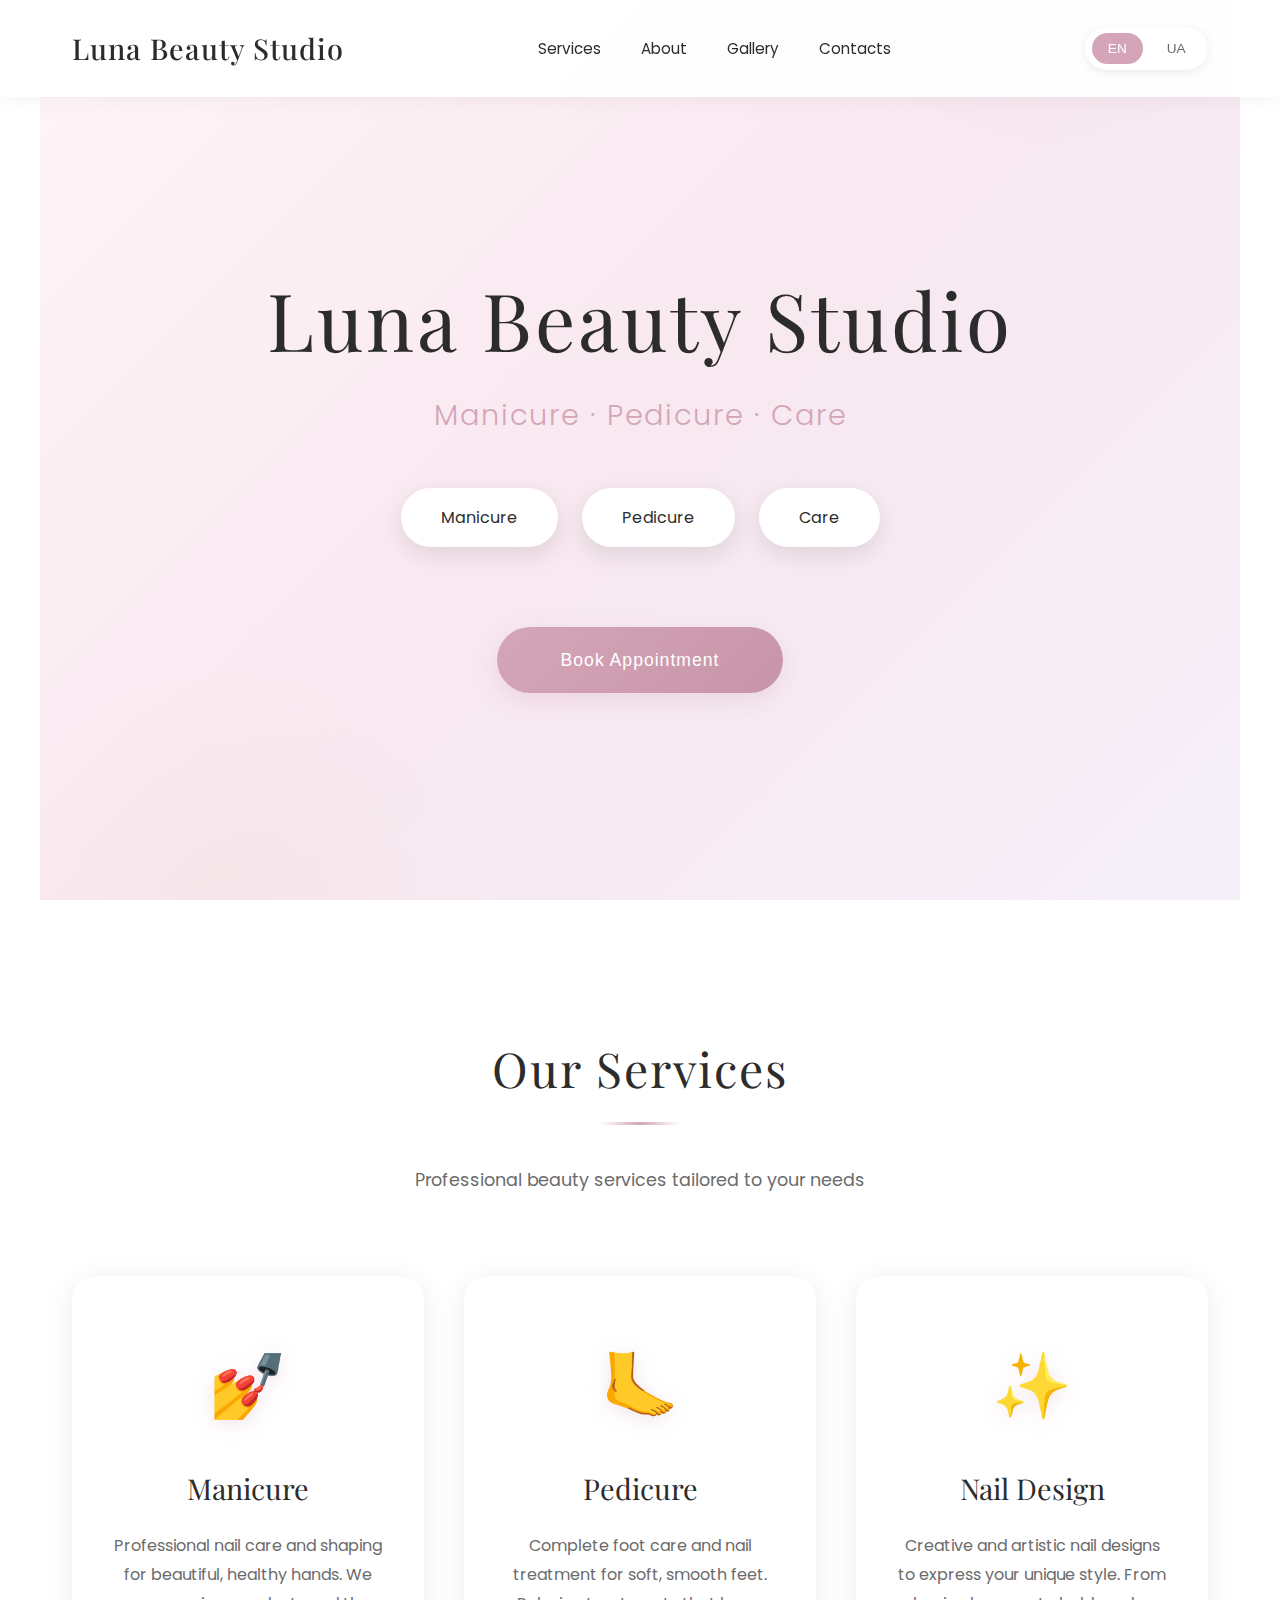
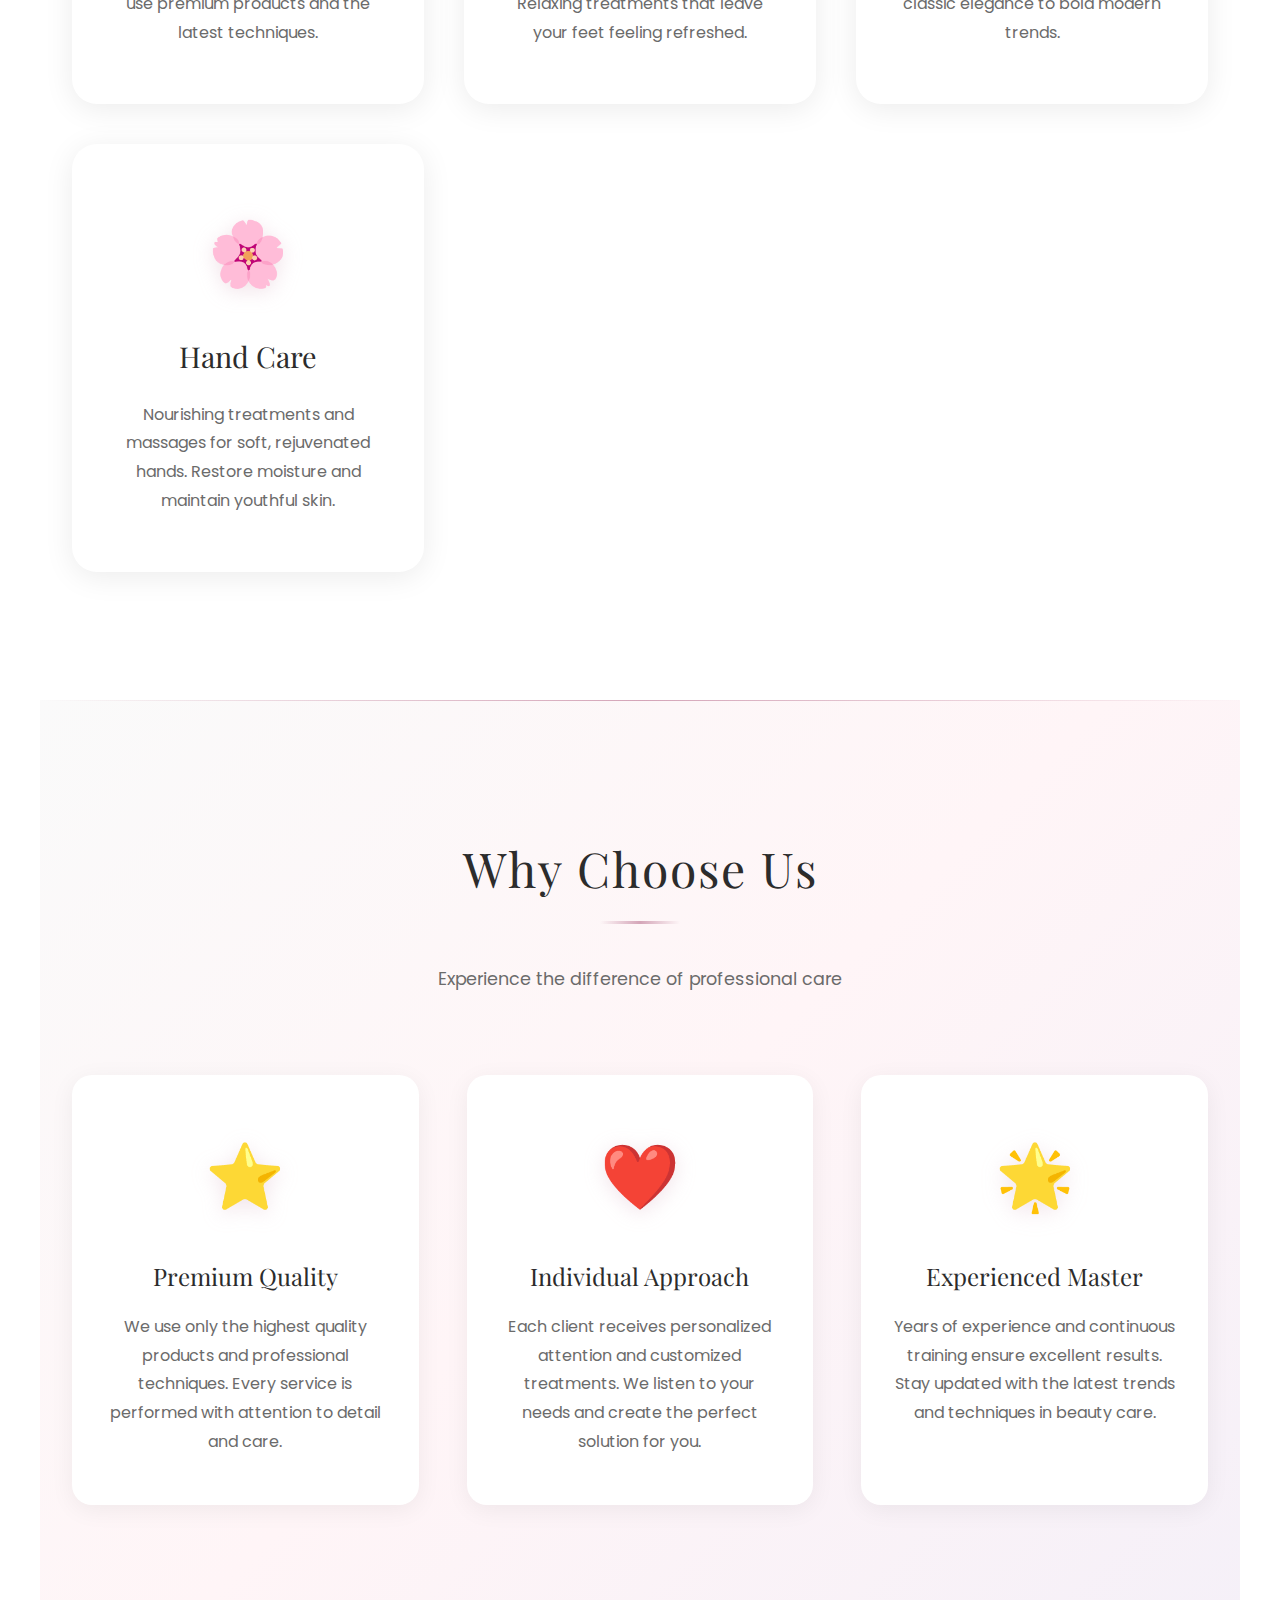
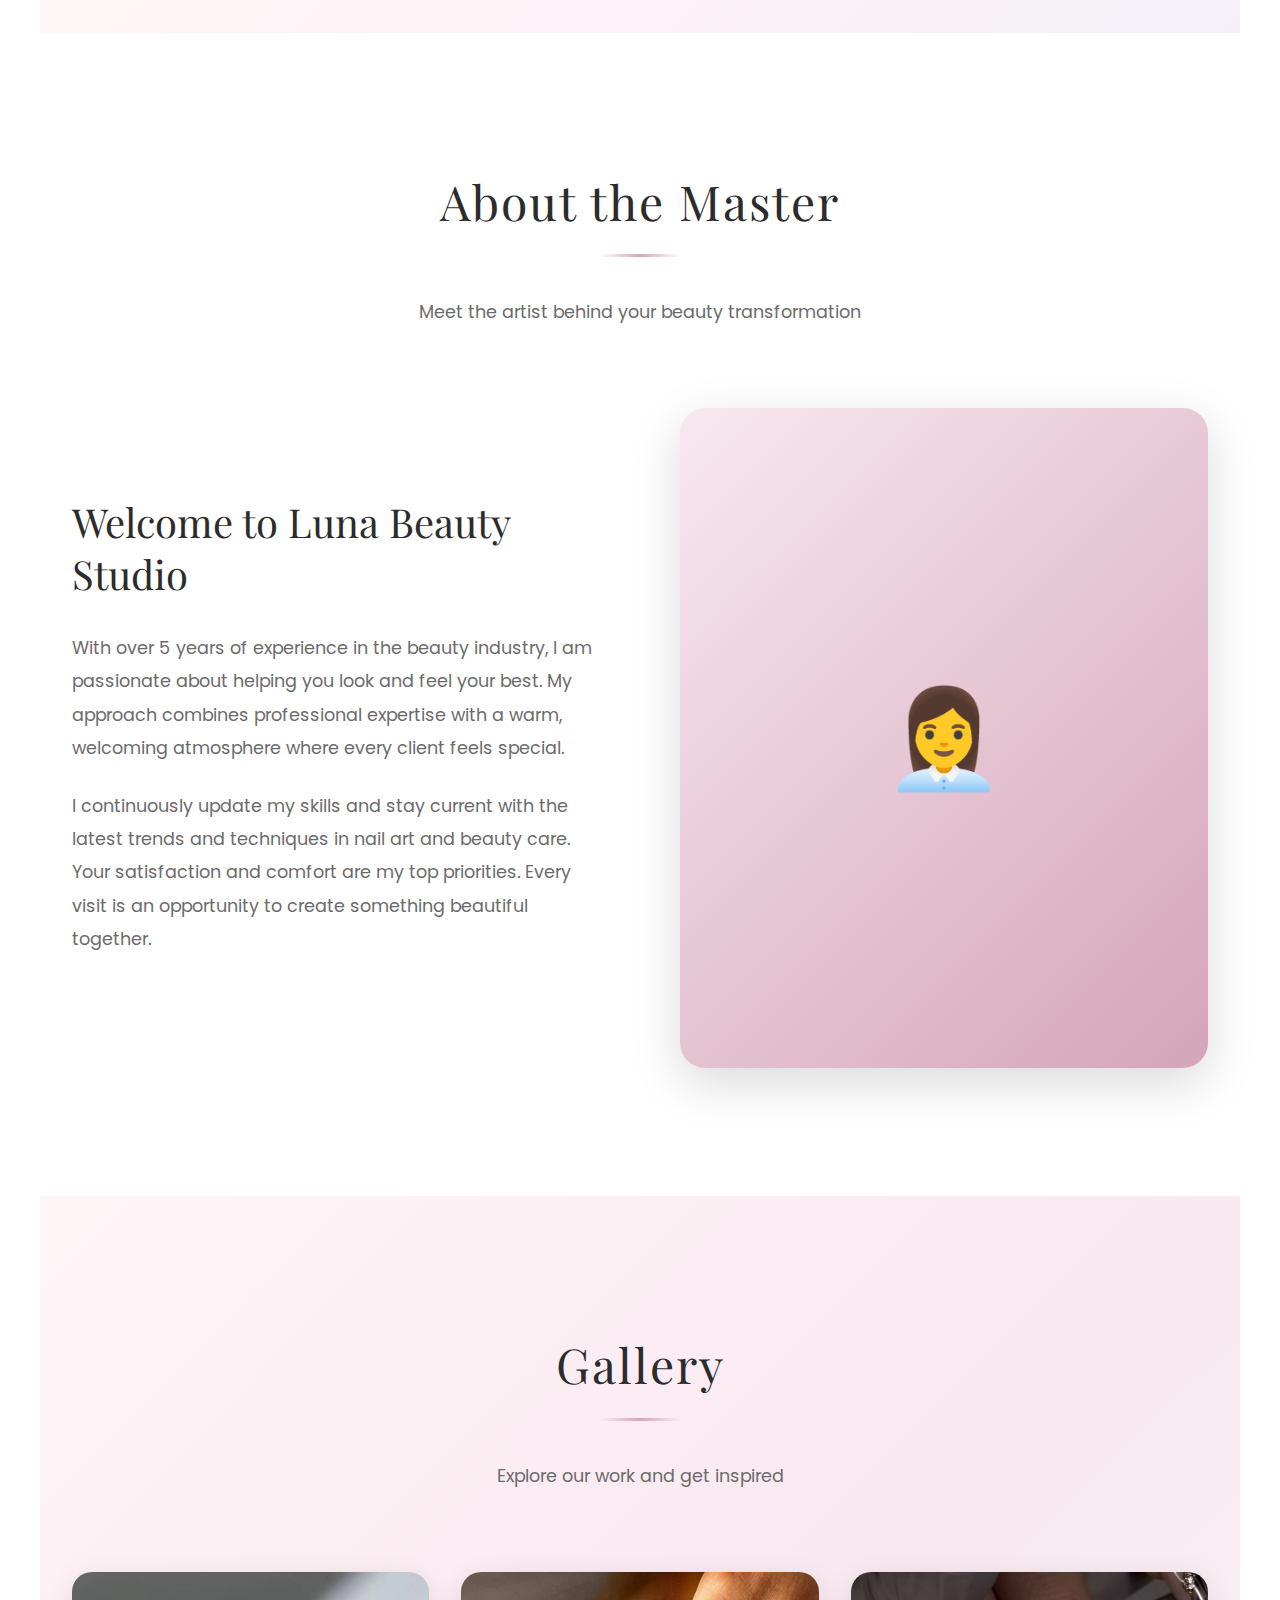
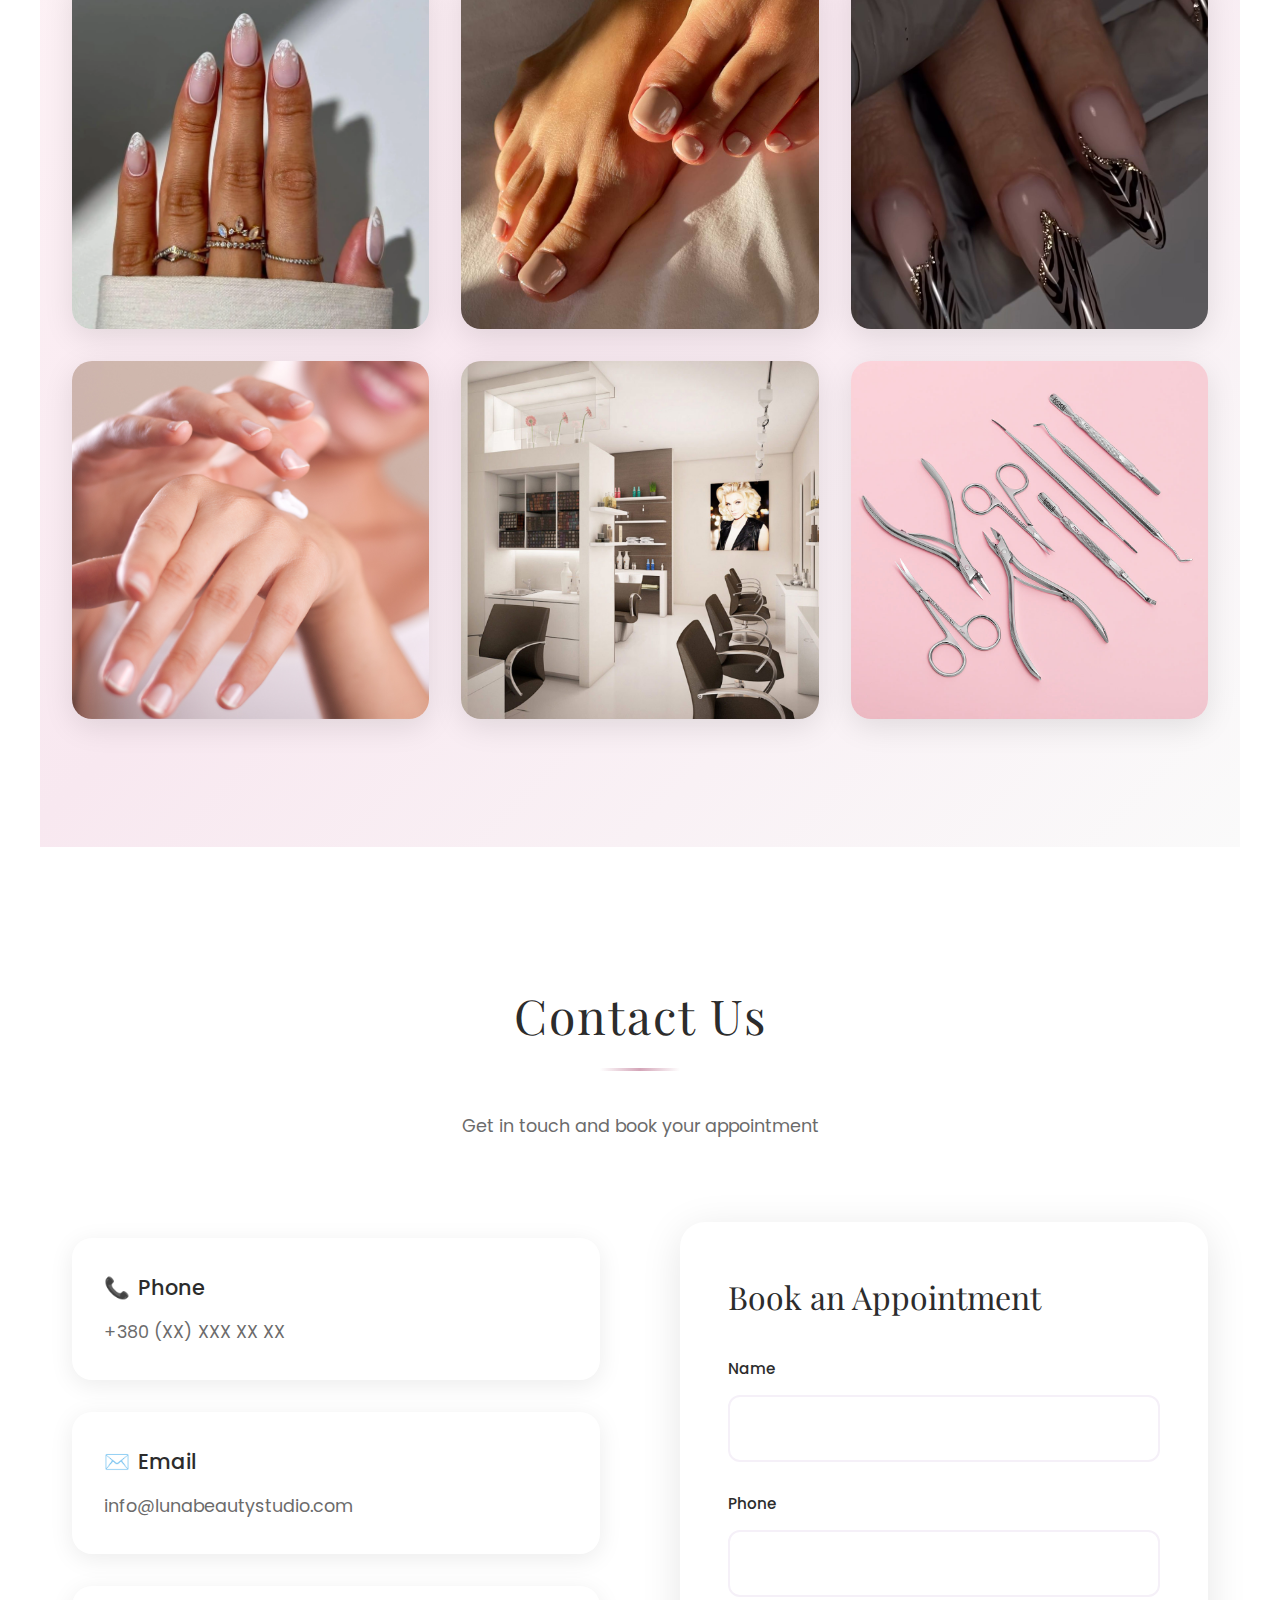
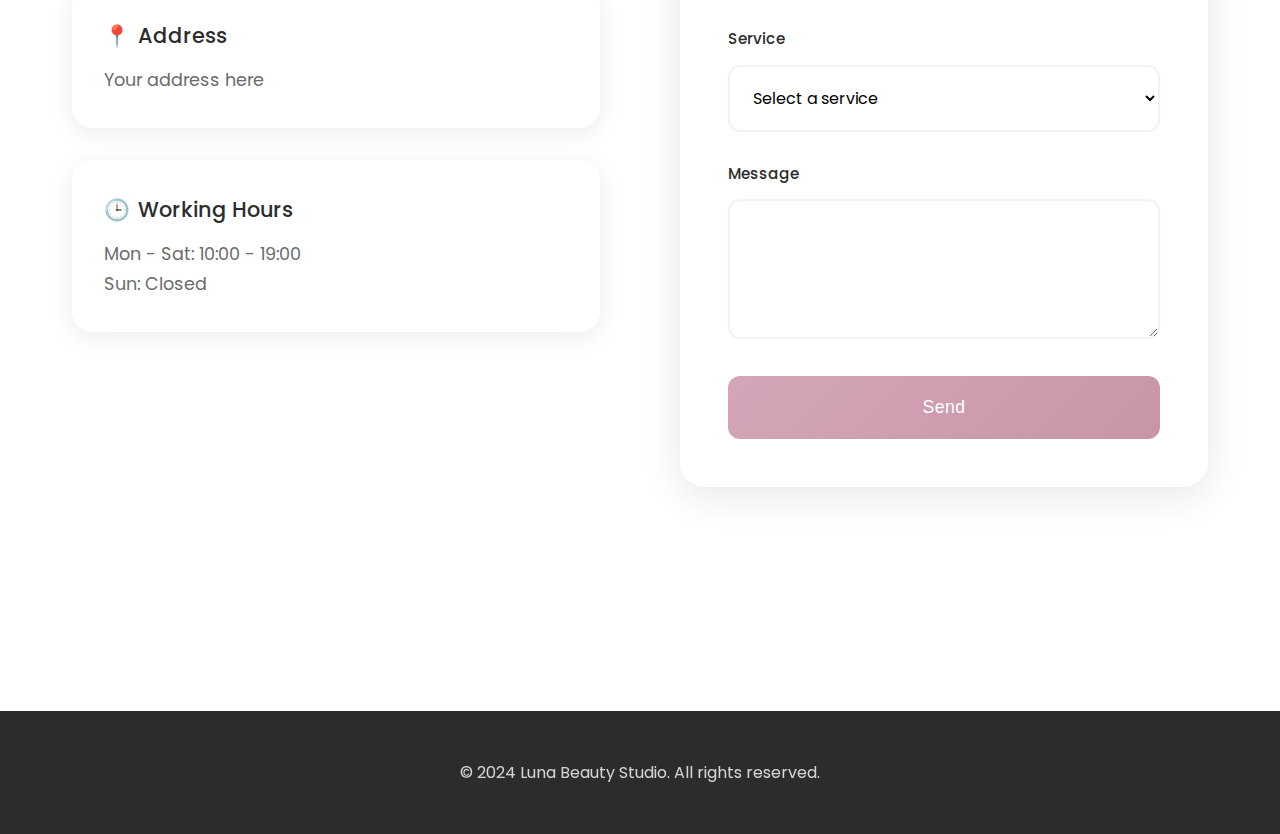
<file: index.html>
<!DOCTYPE html>
<html lang="en">
<head>
    <meta charset="UTF-8">
    <meta name="viewport" content="width=device-width, initial-scale=1.0">
    <title>Luna Beauty Studio - Beauty Salon</title>
    <link rel="preconnect" href="https://fonts.googleapis.com">
    <link rel="preconnect" href="https://fonts.gstatic.com" crossorigin>
    <link href="https://fonts.googleapis.com/css2?family=Playfair+Display:wght@300;400;500;600&family=Poppins:wght@300;400;500;600&display=swap" rel="stylesheet">
    <style>
        * {
            margin: 0;
            padding: 0;
            box-sizing: border-box;
        }

        :root {
            --primary-color: #f8e8f0;
            --secondary-color: #f5f0f8;
            --accent-color: #d4a5b8;
            --accent-dark: #c895a8;
            --text-color: #6b6b6b;
            --text-dark: #2c2c2c;
            --white: #ffffff;
            --gold: #e8c5a0;
            --spacing: 2rem;
        }

        body {
            font-family: 'Poppins', sans-serif;
            color: var(--text-color);
            line-height: 1.7;
            overflow-x: hidden;
            scroll-behavior: smooth;
        }

        h1, h2, h3 {
            font-family: 'Playfair Display', serif;
        }

        /* Navigation */
        nav {
            position: fixed;
            top: 0;
            width: 100%;
            background: rgba(255, 255, 255, 0.95);
            backdrop-filter: blur(10px);
            z-index: 1000;
            padding: 1.5rem 0;
            box-shadow: 0 2px 20px rgba(0,0,0,0.05);
            transition: all 0.3s ease;
        }

        nav.scrolled {
            padding: 1rem 0;
            box-shadow: 0 4px 30px rgba(0,0,0,0.1);
        }

        .nav-container {
            max-width: 1200px;
            margin: 0 auto;
            padding: 0 2rem;
            display: flex;
            justify-content: space-between;
            align-items: center;
        }

        .logo {
            font-family: 'Playfair Display', serif;
            font-size: 1.8rem;
            font-weight: 500;
            color: var(--text-dark);
            text-decoration: none;
            letter-spacing: 1px;
        }

        .nav-links {
            display: flex;
            gap: 2.5rem;
            list-style: none;
        }

        .nav-links a {
            color: var(--text-dark);
            text-decoration: none;
            font-weight: 400;
            font-size: 0.95rem;
            transition: color 0.3s ease;
            position: relative;
        }

        .nav-links a::after {
            content: '';
            position: absolute;
            bottom: -5px;
            left: 0;
            width: 0;
            height: 2px;
            background: var(--accent-color);
            transition: width 0.3s ease;
        }

        .nav-links a:hover::after {
            width: 100%;
        }

        .nav-links a:hover {
            color: var(--accent-color);
        }

        .language-toggle {
            display: flex;
            gap: 0.5rem;
            background: var(--white);
            padding: 0.4rem;
            border-radius: 25px;
            box-shadow: 0 2px 10px rgba(0,0,0,0.08);
        }

        .language-toggle button {
            background: transparent;
            border: none;
            padding: 0.5rem 1rem;
            cursor: pointer;
            border-radius: 20px;
            transition: all 0.3s ease;
            font-size: 0.85rem;
            color: var(--text-color);
            font-weight: 500;
        }

        .language-toggle button.active {
            background: var(--accent-color);
            color: var(--white);
        }

        .language-toggle button:hover {
            background: var(--primary-color);
        }

        /* Hero Section */
        .hero {
            min-height: 100vh;
            display: flex;
            flex-direction: column;
            justify-content: center;
            align-items: center;
            text-align: center;
            padding: 8rem 2rem 4rem;
            background: linear-gradient(135deg, #fff5f7 0%, #f8e8f0 50%, #f5f0f8 100%);
            position: relative;
            overflow: hidden;
        }

        .hero::before {
            content: '';
            position: absolute;
            top: -50%;
            right: -10%;
            width: 600px;
            height: 600px;
            background: radial-gradient(circle, rgba(212, 165, 184, 0.15) 0%, transparent 70%);
            border-radius: 50%;
            animation: float 20s ease-in-out infinite;
        }

        .hero::after {
            content: '';
            position: absolute;
            bottom: -30%;
            left: -5%;
            width: 500px;
            height: 500px;
            background: radial-gradient(circle, rgba(232, 197, 160, 0.1) 0%, transparent 70%);
            border-radius: 50%;
            animation: float 15s ease-in-out infinite reverse;
        }

        @keyframes float {
            0%, 100% { transform: translateY(0) rotate(0deg); }
            50% { transform: translateY(-30px) rotate(5deg); }
        }

        .hero-content {
            position: relative;
            z-index: 1;
            max-width: 900px;
        }

        .hero h1 {
            font-size: 5rem;
            font-weight: 300;
            color: var(--text-dark);
            margin-bottom: 1.5rem;
            letter-spacing: 3px;
            line-height: 1.2;
            animation: fadeInUp 1s ease;
        }

        .hero .subtitle {
            font-size: 1.8rem;
            color: var(--accent-color);
            margin-bottom: 3rem;
            font-weight: 300;
            letter-spacing: 2px;
            animation: fadeInUp 1s ease 0.2s both;
        }

        .services-preview {
            display: flex;
            gap: 1.5rem;
            justify-content: center;
            margin: 3rem 0;
            flex-wrap: wrap;
            animation: fadeInUp 1s ease 0.4s both;
        }

        .service-tag {
            padding: 1rem 2.5rem;
            background: var(--white);
            border-radius: 50px;
            font-size: 1rem;
            color: var(--text-dark);
            box-shadow: 0 8px 25px rgba(0,0,0,0.1);
            transition: all 0.3s ease;
            font-weight: 400;
            letter-spacing: 0.5px;
        }

        .service-tag:hover {
            transform: translateY(-5px);
            box-shadow: 0 12px 35px rgba(212, 165, 184, 0.2);
        }

        .cta-button {
            margin-top: 2rem;
            padding: 1.4rem 4rem;
            background: linear-gradient(135deg, var(--accent-color) 0%, var(--accent-dark) 100%);
            color: var(--white);
            border: none;
            border-radius: 50px;
            font-size: 1.1rem;
            cursor: pointer;
            transition: all 0.3s ease;
            box-shadow: 0 8px 25px rgba(212, 165, 184, 0.3);
            font-weight: 500;
            letter-spacing: 1px;
            animation: fadeInUp 1s ease 0.6s both;
        }

        .cta-button:hover {
            transform: translateY(-3px);
            box-shadow: 0 12px 35px rgba(212, 165, 184, 0.4);
        }

        @keyframes fadeInUp {
            from {
                opacity: 0;
                transform: translateY(30px);
            }
            to {
                opacity: 1;
                transform: translateY(0);
            }
        }

        /* Section Styles */
        section {
            padding: 8rem 2rem;
            max-width: 1200px;
            margin: 0 auto;
            position: relative;
        }

        .section-title {
            font-size: 3rem;
            text-align: center;
            color: var(--text-dark);
            margin-bottom: 1rem;
            font-weight: 300;
            letter-spacing: 2px;
            position: relative;
            display: inline-block;
            width: 100%;
        }

        .section-title::after {
            content: '';
            position: absolute;
            bottom: -15px;
            left: 50%;
            transform: translateX(-50%);
            width: 80px;
            height: 3px;
            background: linear-gradient(90deg, transparent, var(--accent-color), transparent);
        }

        .section-subtitle {
            text-align: center;
            color: var(--text-color);
            font-size: 1.1rem;
            margin-top: 2.5rem;
            margin-bottom: 4rem;
            max-width: 600px;
            margin-left: auto;
            margin-right: auto;
        }

        /* Services Section */
        .services-grid {
            display: grid;
            grid-template-columns: repeat(auto-fit, minmax(280px, 1fr));
            gap: 2.5rem;
            margin-top: 5rem;
        }

        .service-card {
            background: var(--white);
            padding: 3.5rem 2.5rem;
            border-radius: 25px;
            text-align: center;
            box-shadow: 0 5px 30px rgba(0,0,0,0.08);
            transition: all 0.4s ease;
            position: relative;
            overflow: hidden;
        }

        .service-card::before {
            content: '';
            position: absolute;
            top: 0;
            left: -100%;
            width: 100%;
            height: 100%;
            background: linear-gradient(90deg, transparent, rgba(212, 165, 184, 0.1), transparent);
            transition: left 0.5s ease;
        }

        .service-card:hover::before {
            left: 100%;
        }

        .service-card:hover {
            transform: translateY(-15px);
            box-shadow: 0 15px 50px rgba(212, 165, 184, 0.2);
        }

        .service-icon {
            font-size: 4rem;
            margin-bottom: 1.5rem;
            display: block;
            filter: drop-shadow(0 4px 10px rgba(212, 165, 184, 0.3));
        }

        .service-card h3 {
            font-size: 1.8rem;
            color: var(--text-dark);
            margin-bottom: 1.2rem;
            font-weight: 400;
        }

        .service-card p {
            color: var(--text-color);
            line-height: 1.8;
            font-size: 1rem;
        }

        /* Advantages Section */
        .advantages {
            background: linear-gradient(135deg, #fafafa 0%, #fff5f7 50%, #f5f0f8 100%);
            position: relative;
        }

        .advantages::before {
            content: '';
            position: absolute;
            top: 0;
            left: 0;
            right: 0;
            height: 1px;
            background: linear-gradient(90deg, transparent, var(--accent-color), transparent);
        }

        .advantages-grid {
            display: grid;
            grid-template-columns: repeat(auto-fit, minmax(320px, 1fr));
            gap: 3rem;
            margin-top: 5rem;
        }

        .advantage-item {
            text-align: center;
            padding: 3rem 2rem;
            background: var(--white);
            border-radius: 20px;
            box-shadow: 0 5px 25px rgba(0,0,0,0.06);
            transition: all 0.3s ease;
        }

        .advantage-item:hover {
            transform: translateY(-10px);
            box-shadow: 0 10px 40px rgba(212, 165, 184, 0.15);
        }

        .advantage-icon {
            font-size: 4rem;
            margin-bottom: 1.5rem;
            display: block;
            filter: drop-shadow(0 4px 10px rgba(212, 165, 184, 0.3));
        }

        .advantage-item h3 {
            font-size: 1.5rem;
            color: var(--text-dark);
            margin-bottom: 1rem;
            font-weight: 400;
        }

        .advantage-item p {
            color: var(--text-color);
            line-height: 1.8;
            font-size: 1rem;
        }

        /* About Section */
        .about-content {
            display: grid;
            grid-template-columns: 1fr 1fr;
            gap: 5rem;
            align-items: center;
            margin-top: 5rem;
        }

        .about-text {
            padding: 2rem 0;
        }

        .about-text h3 {
            font-size: 2.5rem;
            color: var(--text-dark);
            margin-bottom: 2rem;
            font-weight: 300;
            line-height: 1.3;
        }

        .about-text p {
            color: var(--text-color);
            line-height: 1.9;
            margin-bottom: 1.5rem;
            font-size: 1.1rem;
        }

        .about-image-wrapper {
            position: relative;
            border-radius: 25px;
            overflow: hidden;
            box-shadow: 0 15px 50px rgba(0,0,0,0.15);
            aspect-ratio: 4/5;
        }

        .about-image {
            width: 100%;
            height: 100%;
            object-fit: cover;
            background: linear-gradient(135deg, var(--primary-color) 0%, var(--accent-color) 100%);
            display: flex;
            align-items: center;
            justify-content: center;
            font-size: 6rem;
            color: var(--white);
        }

        .about-image img {
            width: 100%;
            height: 100%;
            object-fit: cover;
        }

        /* Gallery Section */
        .gallery {
            background: linear-gradient(135deg, #fff5f7 0%, #f8e8f0 50%, #fafafa 100%);
            position: relative;
        }

        .gallery-grid {
            display: grid;
            grid-template-columns: repeat(auto-fit, minmax(280px, 1fr));
            gap: 2rem;
            margin-top: 5rem;
        }

        .gallery-item {
            aspect-ratio: 1;
            border-radius: 20px;
            overflow: hidden;
            box-shadow: 0 8px 30px rgba(0,0,0,0.1);
            transition: all 0.4s ease;
            cursor: pointer;
            position: relative;
        }

        .gallery-item::after {
            content: '🔍';
            position: absolute;
            top: 50%;
            left: 50%;
            transform: translate(-50%, -50%) scale(0);
            font-size: 3rem;
            opacity: 0;
            transition: all 0.3s ease;
            z-index: 2;
        }

        .gallery-item:hover::after {
            transform: translate(-50%, -50%) scale(1);
            opacity: 1;
        }

        .gallery-item:hover {
            transform: scale(1.05);
            box-shadow: 0 15px 50px rgba(212, 165, 184, 0.3);
        }

        .gallery-item img {
            width: 100%;
            height: 100%;
            object-fit: cover;
            transition: transform 0.4s ease;
        }

        .gallery-item:hover img {
            transform: scale(1.1);
        }

        .gallery-placeholder {
            width: 100%;
            height: 100%;
            display: flex;
            align-items: center;
            justify-content: center;
            color: var(--white);
            font-size: 4rem;
            background: linear-gradient(135deg, #d4a5b8 0%, #c895a8 50%, #e8c5a0 100%);
            position: relative;
            overflow: hidden;
        }

        .gallery-placeholder::before {
            content: '';
            position: absolute;
            top: -50%;
            left: -50%;
            width: 200%;
            height: 200%;
            background: linear-gradient(45deg, transparent, rgba(255,255,255,0.1), transparent);
            animation: shine 3s infinite;
        }

        @keyframes shine {
            0% { transform: translateX(-100%) translateY(-100%) rotate(45deg); }
            100% { transform: translateX(100%) translateY(100%) rotate(45deg); }
        }

        /* Contacts Section */
        .contacts-content {
            display: grid;
            grid-template-columns: 1fr 1fr;
            gap: 5rem;
            margin-top: 5rem;
        }

        .contact-info {
            padding: 1rem 0;
        }

        .contact-item {
            margin-bottom: 2rem;
            padding: 2rem;
            background: var(--white);
            border-radius: 20px;
            box-shadow: 0 5px 25px rgba(0,0,0,0.08);
            transition: all 0.3s ease;
        }

        .contact-item:hover {
            transform: translateX(10px);
            box-shadow: 0 8px 35px rgba(212, 165, 184, 0.15);
        }

        .contact-item h4 {
            font-size: 1.3rem;
            color: var(--text-dark);
            margin-bottom: 0.8rem;
            font-weight: 500;
            display: flex;
            align-items: center;
            gap: 0.5rem;
        }

        .contact-item p {
            color: var(--text-color);
            font-size: 1.1rem;
            margin: 0;
        }

        .contact-form {
            padding: 3rem;
            background: var(--white);
            border-radius: 25px;
            box-shadow: 0 8px 40px rgba(0,0,0,0.1);
        }

        .contact-form h3 {
            font-size: 2rem;
            margin-bottom: 2rem;
            color: var(--text-dark);
            font-weight: 300;
        }

        .form-group {
            margin-bottom: 1.8rem;
        }

        .form-group label {
            display: block;
            margin-bottom: 0.8rem;
            color: var(--text-dark);
            font-weight: 500;
            font-size: 0.95rem;
        }

        .form-group input,
        .form-group textarea,
        .form-group select {
            width: 100%;
            padding: 1.2rem;
            border: 2px solid var(--secondary-color);
            border-radius: 12px;
            font-size: 1rem;
            font-family: inherit;
            transition: all 0.3s ease;
            background: var(--white);
        }

        .form-group input:focus,
        .form-group textarea:focus,
        .form-group select:focus {
            outline: none;
            border-color: var(--accent-color);
            box-shadow: 0 0 0 3px rgba(212, 165, 184, 0.1);
        }

        .form-group textarea {
            resize: vertical;
            min-height: 140px;
        }

        .submit-button {
            width: 100%;
            padding: 1.3rem;
            background: linear-gradient(135deg, var(--accent-color) 0%, var(--accent-dark) 100%);
            color: var(--white);
            border: none;
            border-radius: 12px;
            font-size: 1.1rem;
            cursor: pointer;
            transition: all 0.3s ease;
            font-weight: 500;
            letter-spacing: 0.5px;
        }

        .submit-button:hover {
            transform: translateY(-2px);
            box-shadow: 0 8px 25px rgba(212, 165, 184, 0.3);
        }

        /* Footer */
        footer {
            background: var(--text-dark);
            color: var(--white);
            text-align: center;
            padding: 3rem 2rem;
            margin-top: 6rem;
        }

        footer p {
            font-size: 1rem;
            opacity: 0.8;
        }

        /* Responsive */
        @media (max-width: 968px) {
            .nav-links {
                display: none;
            }

            .hero h1 {
                font-size: 3.5rem;
            }

            .hero .subtitle {
                font-size: 1.4rem;
            }

            .about-content,
            .contacts-content {
                grid-template-columns: 1fr;
                gap: 3rem;
            }

            section {
                padding: 5rem 1.5rem;
            }

            .section-title {
                font-size: 2.5rem;
            }
        }

        @media (max-width: 768px) {
            .hero {
                padding: 6rem 1.5rem 3rem;
            }

            .hero h1 {
                font-size: 2.5rem;
                letter-spacing: 2px;
            }

            .hero .subtitle {
                font-size: 1.2rem;
            }

            .services-preview {
                gap: 1rem;
            }

            .service-tag {
                padding: 0.8rem 1.5rem;
                font-size: 0.9rem;
            }

            .cta-button {
                padding: 1.2rem 3rem;
                font-size: 1rem;
            }

            .services-grid,
            .advantages-grid,
            .gallery-grid {
                grid-template-columns: 1fr;
                gap: 2rem;
            }

            .contact-form {
                padding: 2rem 1.5rem;
            }
        }

        .hidden {
            display: none;
        }

        /* Scroll to top button */
        .scroll-top {
            position: fixed;
            bottom: 2rem;
            right: 2rem;
            width: 50px;
            height: 50px;
            background: var(--accent-color);
            color: var(--white);
            border: none;
            border-radius: 50%;
            cursor: pointer;
            font-size: 1.5rem;
            box-shadow: 0 4px 15px rgba(212, 165, 184, 0.3);
            transition: all 0.3s ease;
            z-index: 999;
            opacity: 0;
            visibility: hidden;
        }

        .scroll-top.visible {
            opacity: 1;
            visibility: visible;
        }

        .scroll-top:hover {
            transform: translateY(-5px);
            box-shadow: 0 6px 20px rgba(212, 165, 184, 0.4);
        }
    </style>
</head>
<body>
    <!-- Navigation -->
    <nav id="navbar">
        <div class="nav-container">
            <a href="#" class="logo" data-en="Luna Beauty Studio" data-ua="Luna Beauty Studio">Luna Beauty Studio</a>
            <ul class="nav-links">
                <li><a href="#services" data-en="Services" data-ua="Послуги">Services</a></li>
                <li><a href="#about" data-en="About" data-ua="Про нас">About</a></li>
                <li><a href="#gallery" data-en="Gallery" data-ua="Галерея">Gallery</a></li>
                <li><a href="#contacts" data-en="Contacts" data-ua="Контакти">Contacts</a></li>
            </ul>
            <div class="language-toggle">
                <button id="lang-en" class="active" onclick="switchLanguage('en')">EN</button>
                <button id="lang-ua" onclick="switchLanguage('ua')">UA</button>
            </div>
        </div>
    </nav>

    <!-- Hero Section -->
    <section class="hero">
        <div class="hero-content">
            <h1 data-en="Luna Beauty Studio" data-ua="Luna Beauty Studio">Luna Beauty Studio</h1>
            <div class="subtitle" data-en="Manicure · Pedicure · Care" data-ua="Манікюр · Педікюр · Догляд">Manicure · Pedicure · Care</div>
            <div class="services-preview">
                <span class="service-tag" data-en="Manicure" data-ua="Манікюр">Manicure</span>
                <span class="service-tag" data-en="Pedicure" data-ua="Педікюр">Pedicure</span>
                <span class="service-tag" data-en="Care" data-ua="Догляд">Care</span>
            </div>
            <button class="cta-button" data-en="Book Appointment" data-ua="Записатись" onclick="scrollToContacts()">Book Appointment</button>
        </div>
    </section>

    <!-- Services Section -->
    <section id="services">
        <h2 class="section-title" data-en="Our Services" data-ua="Наші послуги">Our Services</h2>
        <p class="section-subtitle" data-en="Professional beauty services tailored to your needs" data-ua="Професійні послуги краси, адаптовані під ваші потреби">Professional beauty services tailored to your needs</p>
        <div class="services-grid">
            <div class="service-card">
                <div class="service-icon">💅</div>
                <h3 data-en="Manicure" data-ua="Манікюр">Manicure</h3>
                <p data-en="Professional nail care and shaping for beautiful, healthy hands. We use premium products and the latest techniques." data-ua="Професійний догляд за нігтями та формування для красивих, здорових рук. Використовуємо преміум продукти та найновіші техніки.">Professional nail care and shaping for beautiful, healthy hands. We use premium products and the latest techniques.</p>
            </div>
            <div class="service-card">
                <div class="service-icon">🦶</div>
                <h3 data-en="Pedicure" data-ua="Педікюр">Pedicure</h3>
                <p data-en="Complete foot care and nail treatment for soft, smooth feet. Relaxing treatments that leave your feet feeling refreshed." data-ua="Повний догляд за стопами та обробка нігтів для м'яких, гладеньких ніг. Розслаблюючі процедури, які залишають ваші ноги свіжими.">Complete foot care and nail treatment for soft, smooth feet. Relaxing treatments that leave your feet feeling refreshed.</p>
            </div>
            <div class="service-card">
                <div class="service-icon">✨</div>
                <h3 data-en="Nail Design" data-ua="Дизайн нігтів">Nail Design</h3>
                <p data-en="Creative and artistic nail designs to express your unique style. From classic elegance to bold modern trends." data-ua="Креативні та художні дизайни нігтів для вираження вашого унікального стилю. Від класичної елегантності до сміливих сучасних трендів.">Creative and artistic nail designs to express your unique style. From classic elegance to bold modern trends.</p>
            </div>
            <div class="service-card">
                <div class="service-icon">🌸</div>
                <h3 data-en="Hand Care" data-ua="Догляд за руками">Hand Care</h3>
                <p data-en="Nourishing treatments and massages for soft, rejuvenated hands. Restore moisture and maintain youthful skin." data-ua="Поживні процедури та масажі для м'яких, оновлених рук. Відновіть вологість та підтримуйте молодість шкіри.">Nourishing treatments and massages for soft, rejuvenated hands. Restore moisture and maintain youthful skin.</p>
            </div>
        </div>
    </section>

    <!-- Advantages Section -->
    <section class="advantages">
        <h2 class="section-title" data-en="Why Choose Us" data-ua="Чому обирають нас">Why Choose Us</h2>
        <p class="section-subtitle" data-en="Experience the difference of professional care" data-ua="Відчуйте різницю професійного догляду">Experience the difference of professional care</p>
        <div class="advantages-grid">
            <div class="advantage-item">
                <div class="advantage-icon">⭐</div>
                <h3 data-en="Premium Quality" data-ua="Преміум якість">Premium Quality</h3>
                <p data-en="We use only the highest quality products and professional techniques. Every service is performed with attention to detail and care." data-ua="Ми використовуємо лише найвищу якість продуктів та професійні техніки. Кожна послуга виконується з увагою до деталей та доглядом.">We use only the highest quality products and professional techniques. Every service is performed with attention to detail and care.</p>
            </div>
            <div class="advantage-item">
                <div class="advantage-icon">❤️</div>
                <h3 data-en="Individual Approach" data-ua="Індивідуальний підхід">Individual Approach</h3>
                <p data-en="Each client receives personalized attention and customized treatments. We listen to your needs and create the perfect solution for you." data-ua="Кожен клієнт отримує персональну увагу та індивідуальні процедури. Ми слухаємо ваші потреби та створюємо ідеальне рішення для вас.">Each client receives personalized attention and customized treatments. We listen to your needs and create the perfect solution for you.</p>
            </div>
            <div class="advantage-item">
                <div class="advantage-icon">🌟</div>
                <h3 data-en="Experienced Master" data-ua="Досвідчений майстер">Experienced Master</h3>
                <p data-en="Years of experience and continuous training ensure excellent results. Stay updated with the latest trends and techniques in beauty care." data-ua="Роки досвіду та постійне навчання забезпечують відмінні результати. Залишаємося в курсі останніх трендів та технік у догляді за красою.">Years of experience and continuous training ensure excellent results. Stay updated with the latest trends and techniques in beauty care.</p>
            </div>
        </div>
    </section>

    <!-- About Section -->
    <section id="about">
        <h2 class="section-title" data-en="About the Master" data-ua="Про майстра">About the Master</h2>
        <p class="section-subtitle" data-en="Meet the artist behind your beauty transformation" data-ua="Познайомтеся з митцем вашої трансформації краси">Meet the artist behind your beauty transformation</p>
        <div class="about-content">
            <div class="about-text">
                <h3 data-en="Welcome to Luna Beauty Studio" data-ua="Ласкаво просимо до Luna Beauty Studio">Welcome to Luna Beauty Studio</h3>
                <p data-en="With over 5 years of experience in the beauty industry, I am passionate about helping you look and feel your best. My approach combines professional expertise with a warm, welcoming atmosphere where every client feels special." data-ua="Маючи понад 5 років досвіду в індустрії краси, я з пристрастю допомагаю вам виглядати та почуватися найкраще. Мій підхід поєднує професійну експертизу з теплою, привітною атмосферою, де кожен клієнт почувається особливим.">With over 5 years of experience in the beauty industry, I am passionate about helping you look and feel your best. My approach combines professional expertise with a warm, welcoming atmosphere where every client feels special.</p>
                <p data-en="I continuously update my skills and stay current with the latest trends and techniques in nail art and beauty care. Your satisfaction and comfort are my top priorities. Every visit is an opportunity to create something beautiful together." data-ua="Я постійно оновлюю свої навички та залишаюся в курсі останніх трендів та технік у нігтьовому мистецтві та догляді за красою. Ваше задоволення та комфорт - мої найвищі пріоритети. Кожен візит - це можливість разом створити щось прекрасне.">I continuously update my skills and stay current with the latest trends and techniques in nail art and beauty care. Your satisfaction and comfort are my top priorities. Every visit is an opportunity to create something beautiful together.</p>
            </div>
            <div class="about-image-wrapper">
                <!-- Replace this with your photo: <img src="images/master.jpg" alt="Master"> -->
                <div class="about-image">👩‍💼</div>
            </div>
        </div>
    </section>

    <!-- Gallery Section -->
    <section class="gallery" id="gallery">
        <h2 class="section-title" data-en="Gallery" data-ua="Галерея">Gallery</h2>
        <p class="section-subtitle" data-en="Explore our work and get inspired" data-ua="Перегляньте наші роботи та надихніться">Explore our work and get inspired</p>
        <div class="gallery-grid">
            <div class="gallery-item">
                <img src="images/gallery-1.jpg" alt="Gallery Image 1">
            </div>
            <div class="gallery-item">
                <img src="images/gallery-2.jpg" alt="Gallery Image 2">
            </div>
            <div class="gallery-item">
                <img src="images/gallery-3.jpg" alt="Gallery Image 3">
            </div>
            <div class="gallery-item">
                <img src="images/gallery-4.jpg" alt="Gallery Image 4">
            </div>
            <div class="gallery-item">
                <img src="images/gallery-5.jpg" alt="Gallery Image 5">
            </div>
            <div class="gallery-item">
                <img src="images/gallery-6.jpg" alt="Gallery Image 6">
            </div>
        </div>
    </section>

    <!-- Contacts Section -->
    <section id="contacts">
        <h2 class="section-title" data-en="Contact Us" data-ua="Контакти">Contact Us</h2>
        <p class="section-subtitle" data-en="Get in touch and book your appointment" data-ua="Зв'яжіться з нами та забронюйте прийом">Get in touch and book your appointment</p>
        <div class="contacts-content">
            <div class="contact-info">
                <div class="contact-item">
                    <h4>📞 <span data-en="Phone" data-ua="Телефон">Phone</span></h4>
                    <p>+380 (XX) XXX XX XX</p>
                </div>
                <div class="contact-item">
                    <h4>✉️ <span data-en="Email" data-ua="Електронна пошта">Email</span></h4>
                    <p>info@lunabeautystudio.com</p>
                </div>
                <div class="contact-item">
                    <h4>📍 <span data-en="Address" data-ua="Адреса">Address</span></h4>
                    <p data-en="Your address here" data-ua="Ваша адреса тут">Your address here</p>
                </div>
                <div class="contact-item">
                    <h4>🕒 <span data-en="Working Hours" data-ua="Години роботи">Working Hours</span></h4>
                    <p data-en="Mon - Sat: 10:00 - 19:00<br>Sun: Closed" data-ua="Пн - Сб: 10:00 - 19:00<br>Нд: Вихідний">Mon - Sat: 10:00 - 19:00<br>Sun: Closed</p>
                </div>
            </div>
            <div class="contact-form">
                <h3 data-en="Book an Appointment" data-ua="Записатись на прийом">Book an Appointment</h3>
                <form onsubmit="handleSubmit(event)">
                    <div class="form-group">
                        <label data-en="Name" data-ua="Ім'я">Name</label>
                        <input type="text" required>
                    </div>
                    <div class="form-group">
                        <label data-en="Phone" data-ua="Телефон">Phone</label>
                        <input type="tel" required>
                    </div>
                    <div class="form-group">
                        <label data-en="Service" data-ua="Послуга">Service</label>
                        <select required>
                            <option value="" data-en="Select a service" data-ua="Виберіть послугу">Select a service</option>
                            <option value="manicure" data-en="Manicure" data-ua="Манікюр">Manicure</option>
                            <option value="pedicure" data-en="Pedicure" data-ua="Педікюр">Pedicure</option>
                            <option value="nail-design" data-en="Nail Design" data-ua="Дизайн нігтів">Nail Design</option>
                            <option value="hand-care" data-en="Hand Care" data-ua="Догляд за руками">Hand Care</option>
                        </select>
                    </div>
                    <div class="form-group">
                        <label data-en="Message" data-ua="Повідомлення">Message</label>
                        <textarea></textarea>
                    </div>
                    <button type="submit" class="submit-button" data-en="Send" data-ua="Відправити">Send</button>
                </form>
            </div>
        </div>
    </section>

    <!-- Footer -->
    <footer>
        <p data-en="© 2024 Luna Beauty Studio. All rights reserved." data-ua="© 2024 Luna Beauty Studio. Всі права захищені.">© 2024 Luna Beauty Studio. All rights reserved.</p>
    </footer>

    <!-- Scroll to top button -->
    <button class="scroll-top" onclick="scrollToTop()" aria-label="Scroll to top">↑</button>

    <script>
        let currentLanguage = 'en';

        // Navbar scroll effect
        window.addEventListener('scroll', function() {
            const navbar = document.getElementById('navbar');
            if (window.scrollY > 50) {
                navbar.classList.add('scrolled');
            } else {
                navbar.classList.remove('scrolled');
            }

            // Show/hide scroll to top button
            const scrollTop = document.querySelector('.scroll-top');
            if (window.scrollY > 300) {
                scrollTop.classList.add('visible');
            } else {
                scrollTop.classList.remove('visible');
            }
        });

        function switchLanguage(lang) {
            currentLanguage = lang;
            
            // Update active button
            document.getElementById('lang-en').classList.toggle('active', lang === 'en');
            document.getElementById('lang-ua').classList.toggle('active', lang === 'ua');
            
            // Update all elements with data attributes
            document.querySelectorAll('[data-en][data-ua]').forEach(element => {
                const text = lang === 'en' ? element.getAttribute('data-en') : element.getAttribute('data-ua');
                if (element.tagName === 'INPUT' || element.tagName === 'TEXTAREA' || element.tagName === 'SELECT' || element.tagName === 'OPTION') {
                    if (element.type === 'submit' || element.type === 'button') {
                        element.value = text;
                    } else if (element.tagName === 'OPTION') {
                        element.textContent = text;
                    } else {
                        element.placeholder = text;
                    }
                } else {
                    element.textContent = text;
                }
            });

            // Update select options
            document.querySelectorAll('select option').forEach(option => {
                if (option.hasAttribute('data-en') && option.hasAttribute('data-ua')) {
                    const text = lang === 'en' ? option.getAttribute('data-en') : option.getAttribute('data-ua');
                    option.textContent = text;
                }
            });
        }

        function scrollToContacts() {
            document.getElementById('contacts').scrollIntoView({ behavior: 'smooth' });
        }

        function scrollToTop() {
            window.scrollTo({ top: 0, behavior: 'smooth' });
        }

        function handleSubmit(event) {
            event.preventDefault();
            alert(currentLanguage === 'en' 
                ? 'Thank you! We will contact you soon.' 
                : 'Дякуємо! Ми зв\'яжемося з вами найближчим часом.');
            event.target.reset();
        }

        // Smooth scroll for anchor links
        document.querySelectorAll('a[href^="#"]').forEach(anchor => {
            anchor.addEventListener('click', function (e) {
                e.preventDefault();
                const target = document.querySelector(this.getAttribute('href'));
                if (target) {
                    const offset = 80;
                    const targetPosition = target.offsetTop - offset;
                    window.scrollTo({
                        top: targetPosition,
                        behavior: 'smooth'
                    });
                }
            });
        });

        // Gallery lightbox (simple version - can be enhanced)
        document.querySelectorAll('.gallery-item').forEach(item => {
            item.addEventListener('click', function() {
                // Add lightbox functionality here if needed
                console.log('Gallery item clicked');
            });
        });
    </script>
</body>
</html>
</file>
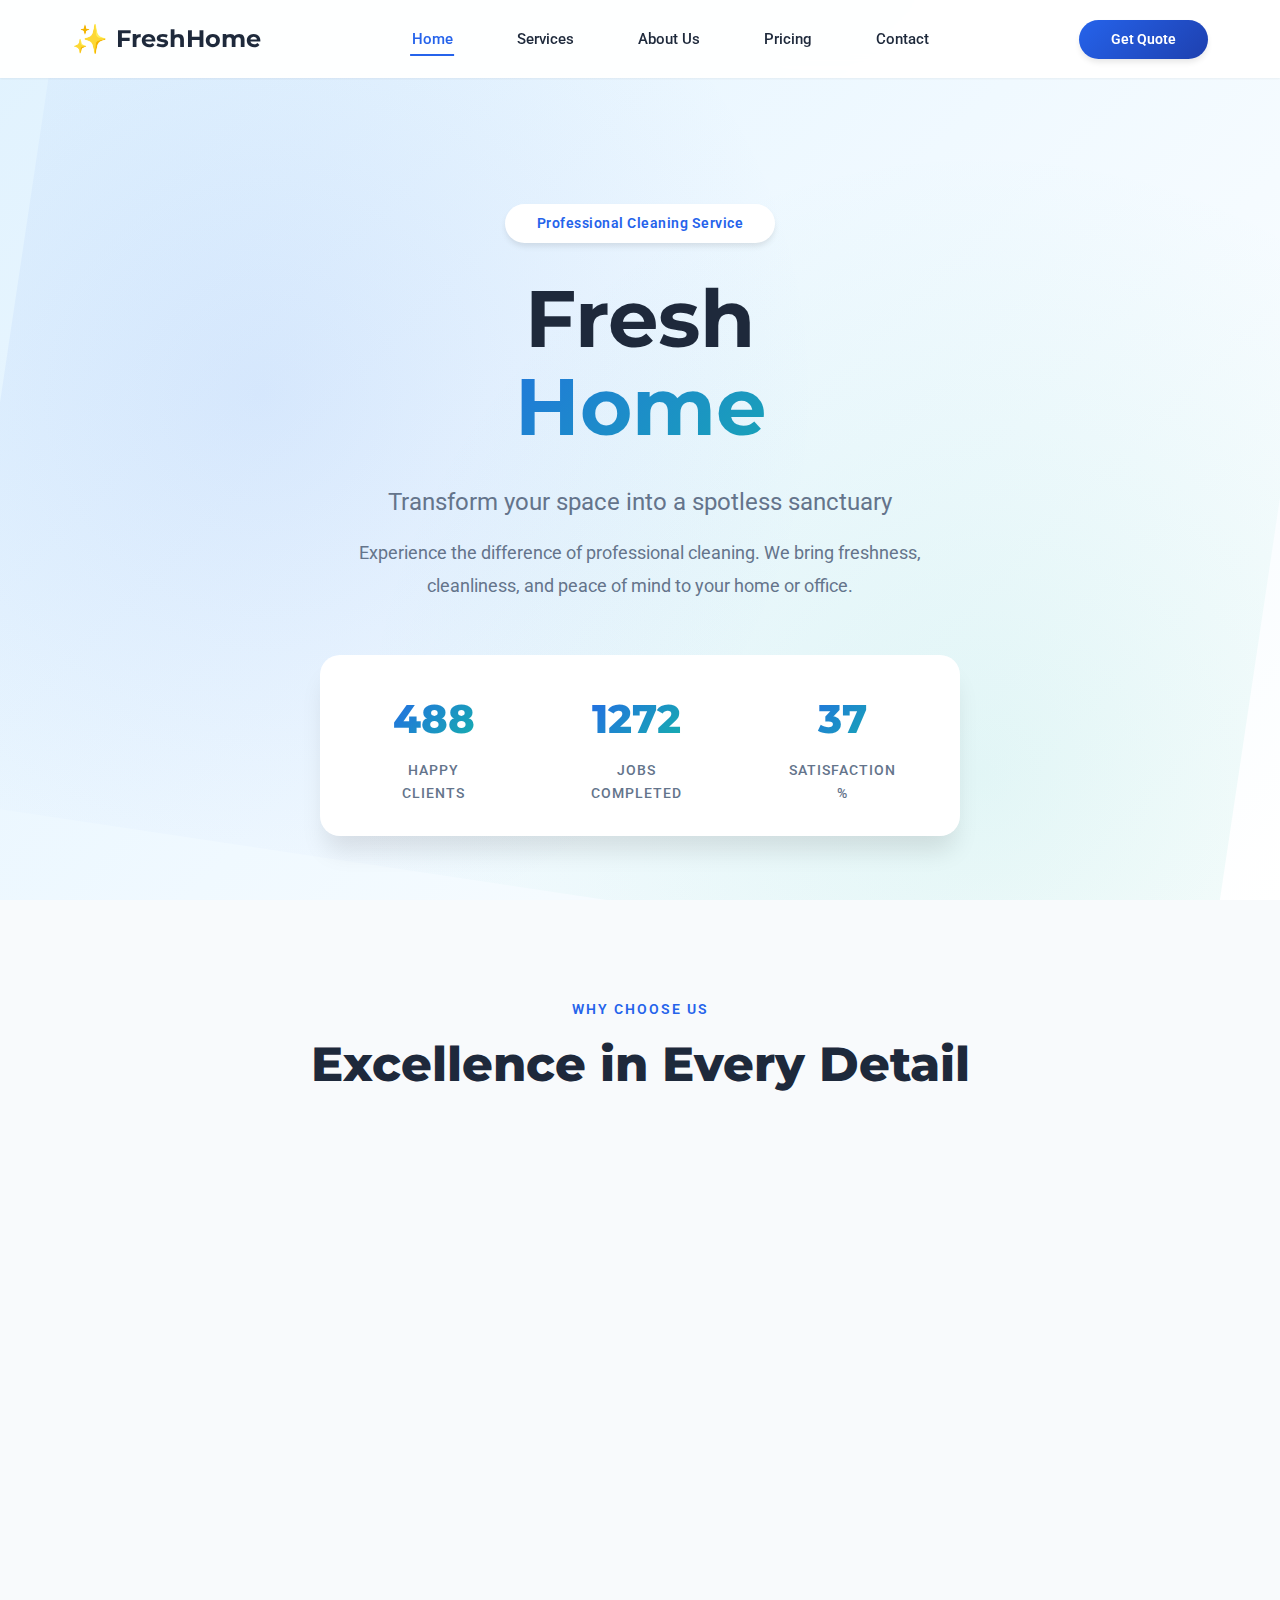
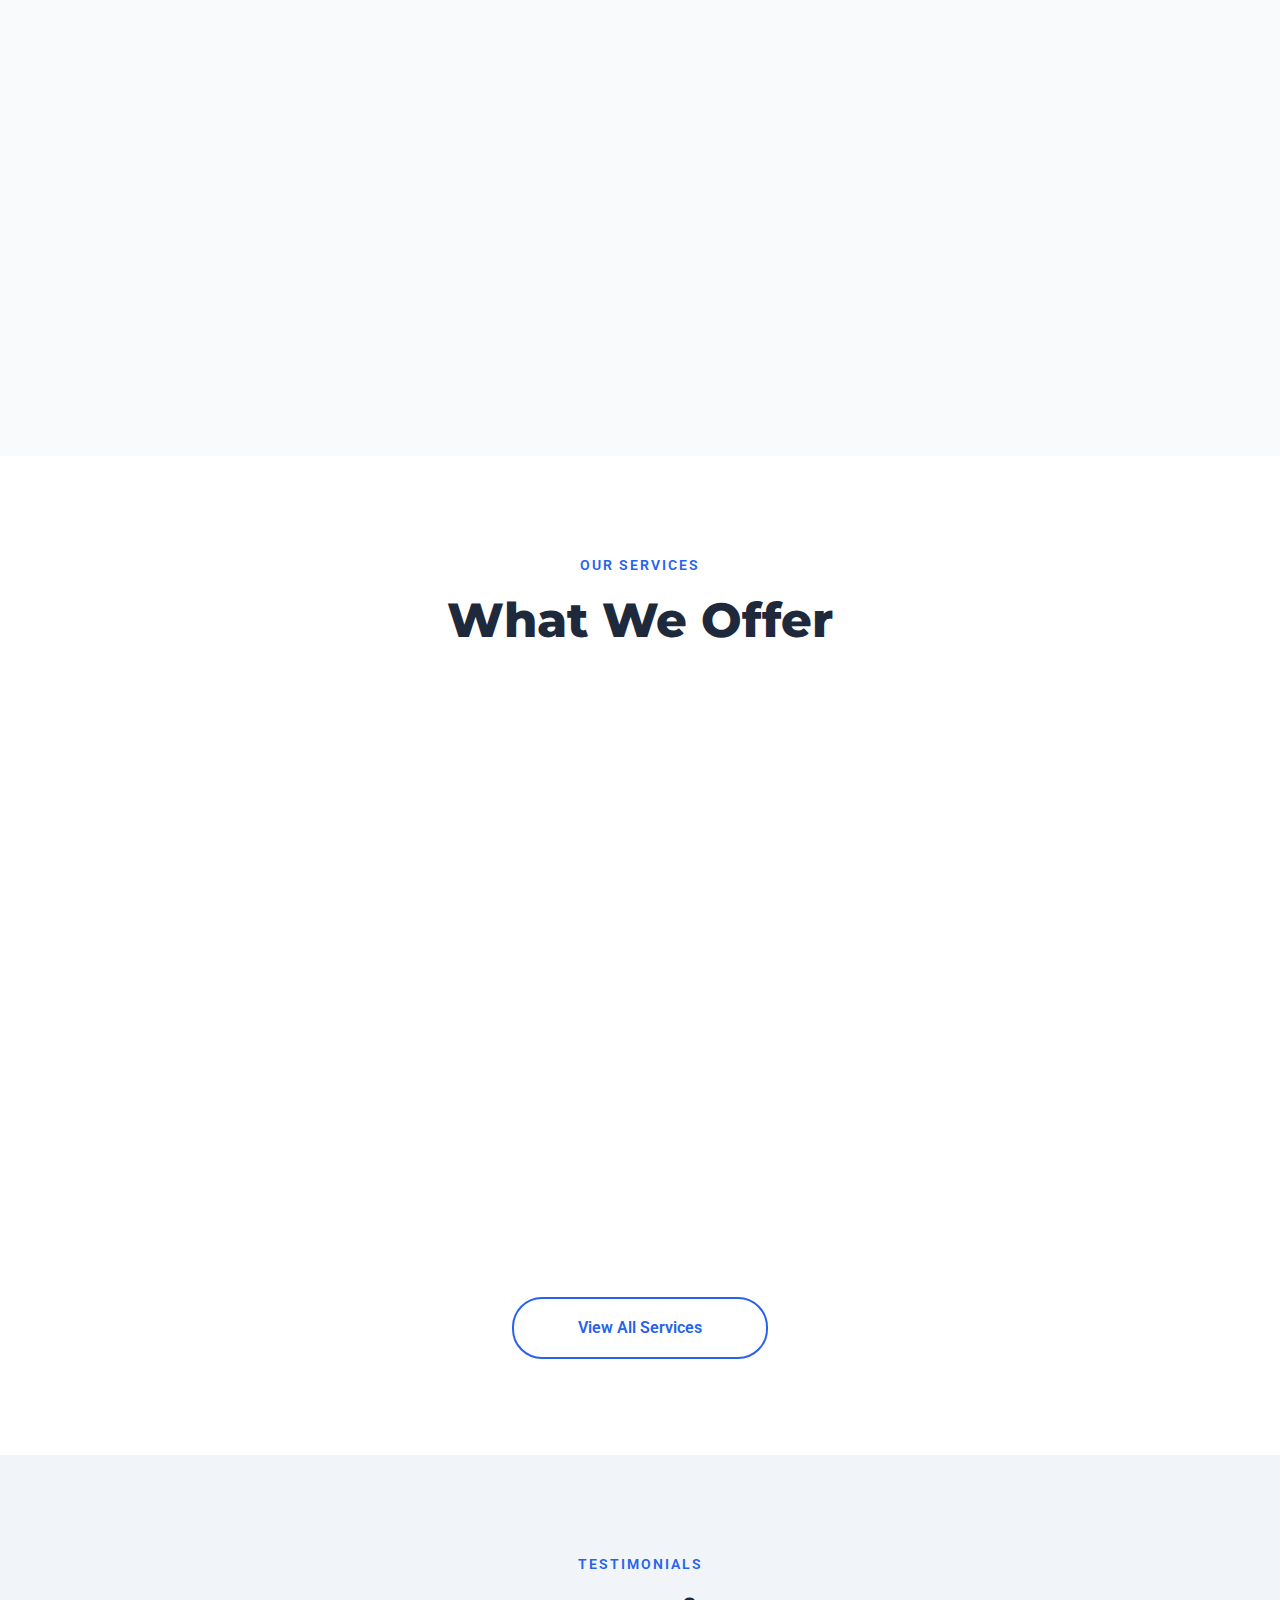
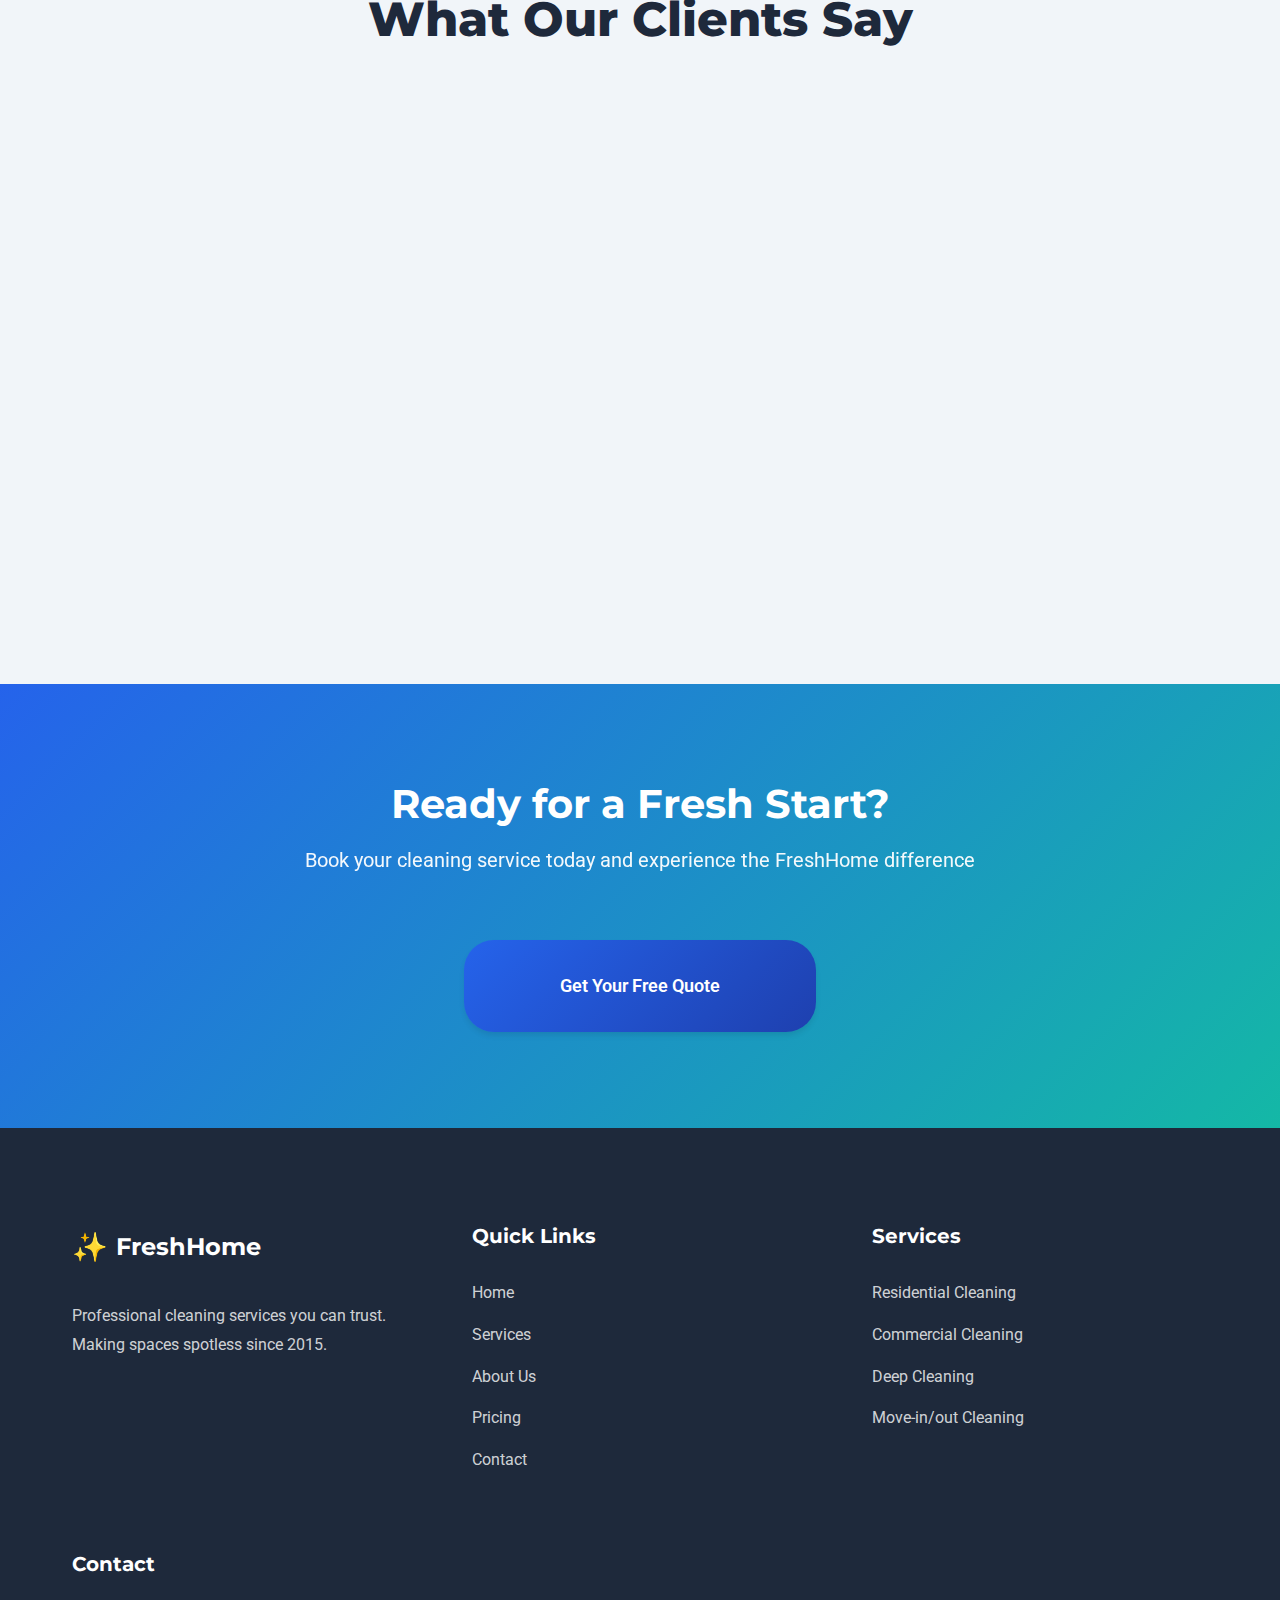
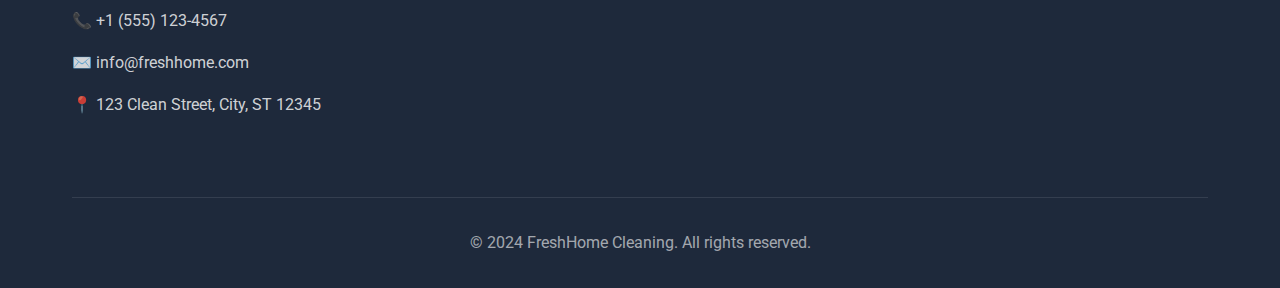
<file: 3site/index.html>
<!DOCTYPE html>
<html lang="en">
<head>
    <meta charset="UTF-8">
    <meta name="viewport" content="width=device-width, initial-scale=1.0">
    <title>FreshHome Cleaning - Professional Cleaning Services</title>
    <link rel="preconnect" href="https://fonts.googleapis.com">
    <link rel="preconnect" href="https://fonts.gstatic.com" crossorigin>
    <link href="https://fonts.googleapis.com/css2?family=Montserrat:wght@400;500;600;700;800&family=Roboto:wght@300;400;500;700&display=swap" rel="stylesheet">
    <link rel="stylesheet" href="styles.css">
</head>
<body>
    <!-- Navigation -->
    <nav class="navbar" id="navbar">
        <div class="nav-container">
            <a href="index.html" class="logo">
                <span class="logo-icon">✨</span>
                <span class="logo-text">FreshHome</span>
            </a>
            <ul class="nav-menu" id="navMenu">
                <li><a href="index.html" class="nav-link active">Home</a></li>
                <li><a href="services.html" class="nav-link">Services</a></li>
                <li><a href="about.html" class="nav-link">About Us</a></li>
                <li><a href="pricing.html" class="nav-link">Pricing</a></li>
                <li><a href="contact.html" class="nav-link">Contact</a></li>
            </ul>
            <a href="contact.html" class="btn-nav">Get Quote</a>
            <button class="menu-toggle" id="menuToggle">
                <span></span>
                <span></span>
                <span></span>
            </button>
        </div>
    </nav>

    <!-- Hero Section -->
    <section class="hero-home">
        <div class="hero-bg">
            <div class="hero-pattern"></div>
        </div>
        <div class="hero-content">
            <div class="hero-badge">Professional Cleaning Service</div>
            <h1 class="hero-title">
                <span class="title-line">Fresh</span>
                <span class="title-line accent">Home</span>
            </h1>
            <p class="hero-subtitle">Transform your space into a spotless sanctuary</p>
            <p class="hero-description">Experience the difference of professional cleaning. We bring freshness, cleanliness, and peace of mind to your home or office.</p>
            <div class="hero-buttons">
                <a href="contact.html" class="btn-primary">Book Now</a>
                <a href="services.html" class="btn-secondary">Our Services</a>
            </div>
        </div>
        <div class="hero-stats">
            <div class="stat-item">
                <div class="stat-number" data-target="1247">0</div>
                <div class="stat-label">Happy Clients</div>
            </div>
            <div class="stat-item">
                <div class="stat-number" data-target="3247">0</div>
                <div class="stat-label">Jobs Completed</div>
            </div>
            <div class="stat-item">
                <div class="stat-number" data-target="96">0</div>
                <div class="stat-label">Satisfaction %</div>
            </div>
        </div>
    </section>

    <!-- Why Choose Us -->
    <section class="features-section">
        <div class="container">
            <div class="section-header">
                <span class="section-label">Why Choose Us</span>
                <h2 class="section-title">Excellence in Every Detail</h2>
            </div>
            <div class="features-grid">
                <div class="feature-card">
                    <div class="feature-icon">🛡️</div>
                    <h3>Insured & Bonded</h3>
                    <p>Fully licensed, insured, and bonded for your peace of mind</p>
                </div>
                <div class="feature-card">
                    <div class="feature-icon">⭐</div>
                    <h3>Quality Guarantee</h3>
                    <p>100% satisfaction guarantee on all our cleaning services</p>
                </div>
                <div class="feature-card">
                    <div class="feature-icon">🔒</div>
                    <h3>Trusted & Reliable</h3>
                    <p>Background-checked professionals you can trust</p>
                </div>
                <div class="feature-card">
                    <div class="feature-icon">💚</div>
                    <h3>Eco-Friendly</h3>
                    <p>Green cleaning products safe for your family and pets</p>
                </div>
                <div class="feature-card">
                    <div class="feature-icon">⏱️</div>
                    <h3>Flexible Scheduling</h3>
                    <p>Available 7 days a week at your convenience</p>
                </div>
                <div class="feature-card">
                    <div class="feature-icon">💰</div>
                    <h3>Affordable Rates</h3>
                    <p>Competitive pricing with no hidden fees</p>
                </div>
            </div>
        </div>
    </section>

    <!-- Services Preview -->
    <section class="services-preview">
        <div class="container">
            <div class="section-header">
                <span class="section-label">Our Services</span>
                <h2 class="section-title">What We Offer</h2>
            </div>
            <div class="services-grid">
                <div class="service-card">
                    <div class="service-image">
                        <img src="images/residential-preview.jpg" alt="Residential Cleaning" loading="lazy">
                    </div>
                    <div class="service-content">
                        <h3>Residential Cleaning</h3>
                        <p>Complete home cleaning services tailored to your needs</p>
                        <a href="services.html" class="service-link">Learn More →</a>
                    </div>
                </div>
                <div class="service-card">
                    <div class="service-image">
                        <img src="images/commercial-preview.jpg" alt="Commercial Cleaning" loading="lazy">
                    </div>
                    <div class="service-content">
                        <h3>Commercial Cleaning</h3>
                        <p>Professional office and business cleaning solutions</p>
                        <a href="services.html" class="service-link">Learn More →</a>
                    </div>
                </div>
                <div class="service-card">
                    <div class="service-image">
                        <img src="images/deep-cleaning-preview.jpg" alt="Deep Cleaning" loading="lazy">
                    </div>
                    <div class="service-content">
                        <h3>Deep Cleaning</h3>
                        <p>Thorough cleaning for move-in/out or special occasions</p>
                        <a href="services.html" class="service-link">Learn More →</a>
                    </div>
                </div>
            </div>
            <div class="text-center">
                <a href="services.html" class="btn-outline">View All Services</a>
            </div>
        </div>
    </section>

    <!-- Testimonials -->
    <section class="testimonials-section">
        <div class="container">
            <div class="section-header">
                <span class="section-label">Testimonials</span>
                <h2 class="section-title">What Our Clients Say</h2>
            </div>
            <div class="testimonials-grid">
                <div class="testimonial-card">
                    <div class="testimonial-stars">⭐⭐⭐⭐⭐</div>
                    <p class="testimonial-text">"FreshHome Cleaning transformed our office space. Professional, thorough, and always on time. Highly recommended!"</p>
                    <div class="testimonial-author">
                        <div class="author-name">Sarah Johnson</div>
                        <div class="author-role">Office Manager</div>
                    </div>
                </div>
                <div class="testimonial-card">
                    <div class="testimonial-stars">⭐⭐⭐⭐⭐</div>
                    <p class="testimonial-text">"I've been using FreshHome for over a year now. My home has never been cleaner! The team is amazing."</p>
                    <div class="testimonial-author">
                        <div class="author-name">Michael Chen</div>
                        <div class="author-role">Homeowner</div>
                    </div>
                </div>
                <div class="testimonial-card">
                    <div class="testimonial-stars">⭐⭐⭐⭐⭐</div>
                    <p class="testimonial-text">"Excellent service and attention to detail. They use eco-friendly products which is important to our family."</p>
                    <div class="testimonial-author">
                        <div class="author-name">Emily Davis</div>
                        <div class="author-role">Parent</div>
                    </div>
                </div>
            </div>
        </div>
    </section>

    <!-- CTA Section -->
    <section class="cta-section">
        <div class="container">
            <div class="cta-content">
                <h2>Ready for a Fresh Start?</h2>
                <p>Book your cleaning service today and experience the FreshHome difference</p>
                <a href="contact.html" class="btn-primary btn-large">Get Your Free Quote</a>
            </div>
        </div>
    </section>

    <!-- Footer -->
    <footer class="footer">
        <div class="container">
            <div class="footer-content">
                <div class="footer-col">
                    <div class="footer-logo">
                        <span class="logo-icon">✨</span>
                        <span class="logo-text">FreshHome</span>
                    </div>
                    <p>Professional cleaning services you can trust. Making spaces spotless since 2015.</p>
                </div>
                <div class="footer-col">
                    <h4>Quick Links</h4>
                    <ul class="footer-links">
                        <li><a href="index.html">Home</a></li>
                        <li><a href="services.html">Services</a></li>
                        <li><a href="about.html">About Us</a></li>
                        <li><a href="pricing.html">Pricing</a></li>
                        <li><a href="contact.html">Contact</a></li>
                    </ul>
                </div>
                <div class="footer-col">
                    <h4>Services</h4>
                    <ul class="footer-links">
                        <li><a href="services.html">Residential Cleaning</a></li>
                        <li><a href="services.html">Commercial Cleaning</a></li>
                        <li><a href="services.html">Deep Cleaning</a></li>
                        <li><a href="services.html">Move-in/out Cleaning</a></li>
                    </ul>
                </div>
                <div class="footer-col">
                    <h4>Contact</h4>
                    <ul class="footer-contact">
                        <li>📞 +1 (555) 123-4567</li>
                        <li>✉️ info@freshhome.com</li>
                        <li>📍 123 Clean Street, City, ST 12345</li>
                    </ul>
                </div>
            </div>
            <div class="footer-bottom">
                <p>&copy; 2024 FreshHome Cleaning. All rights reserved.</p>
            </div>
        </div>
    </footer>

    <script src="script.js"></script>
</body>
</html>
</file>
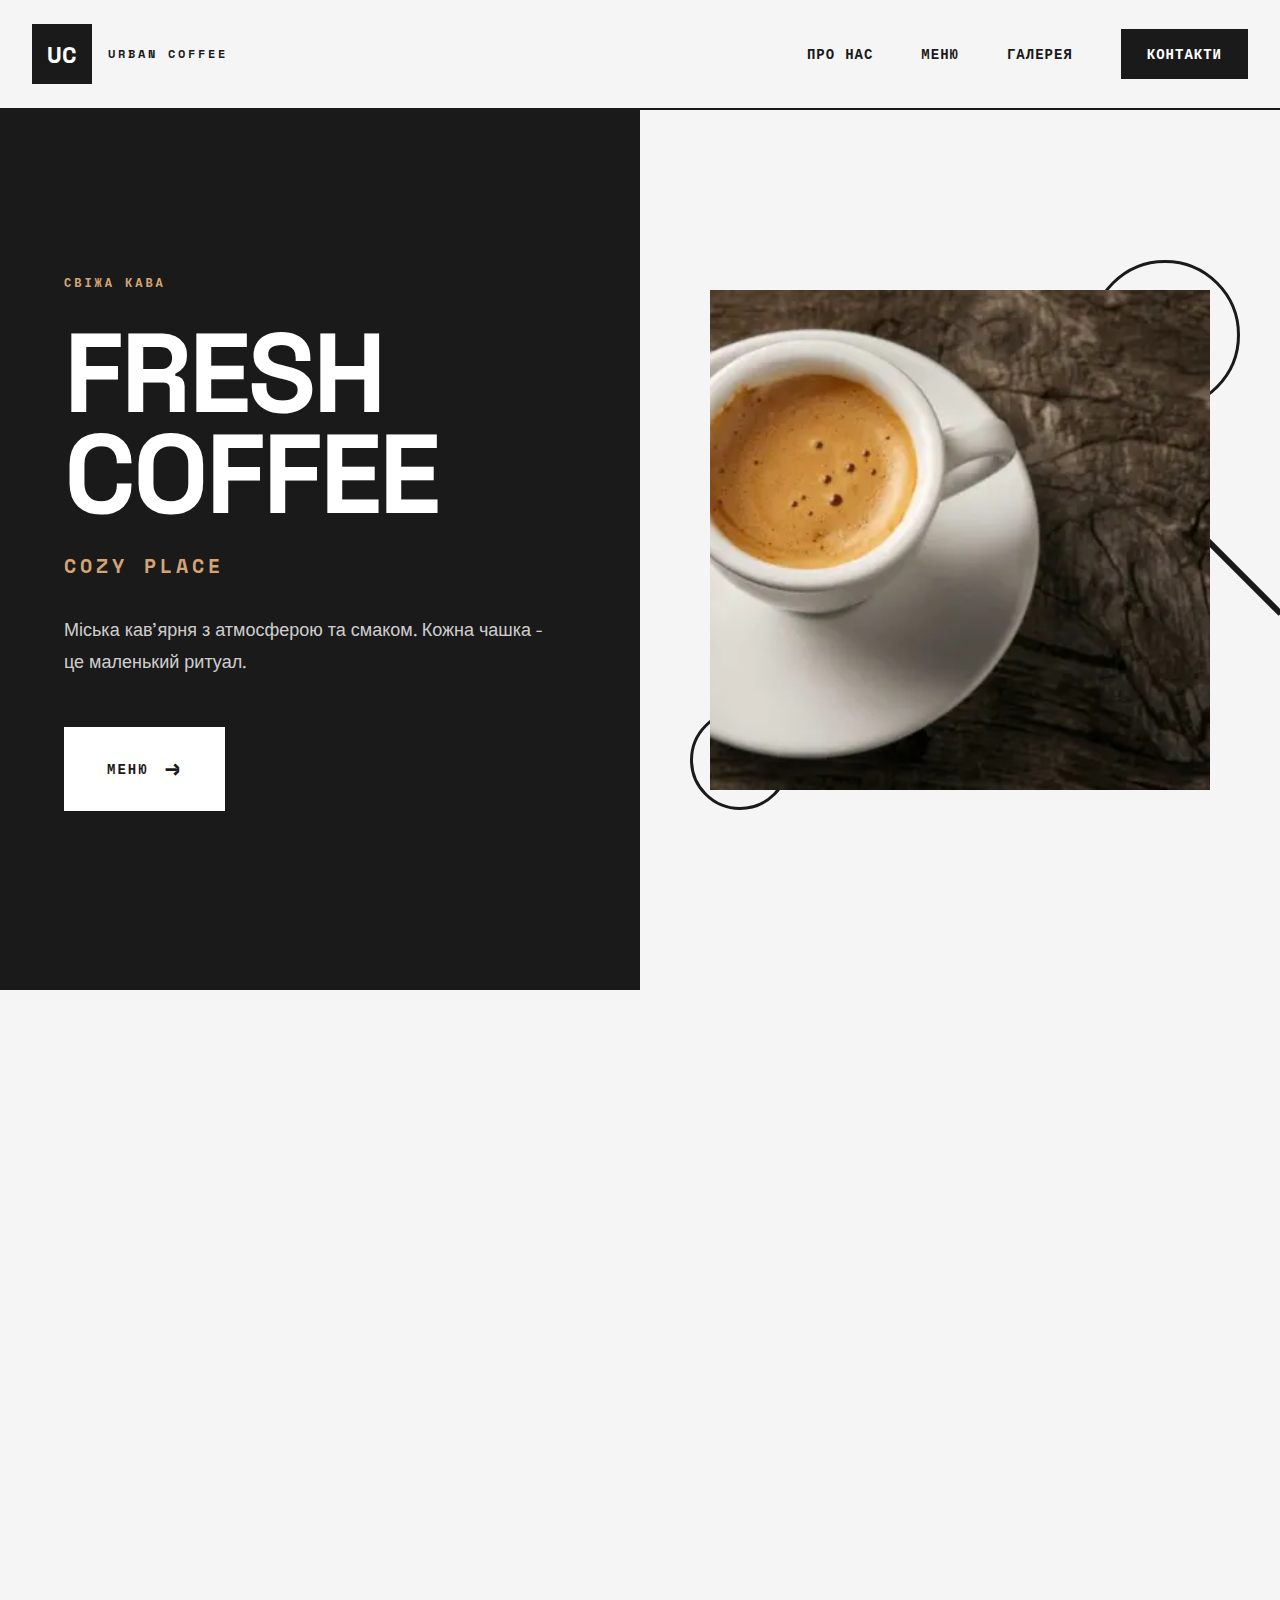
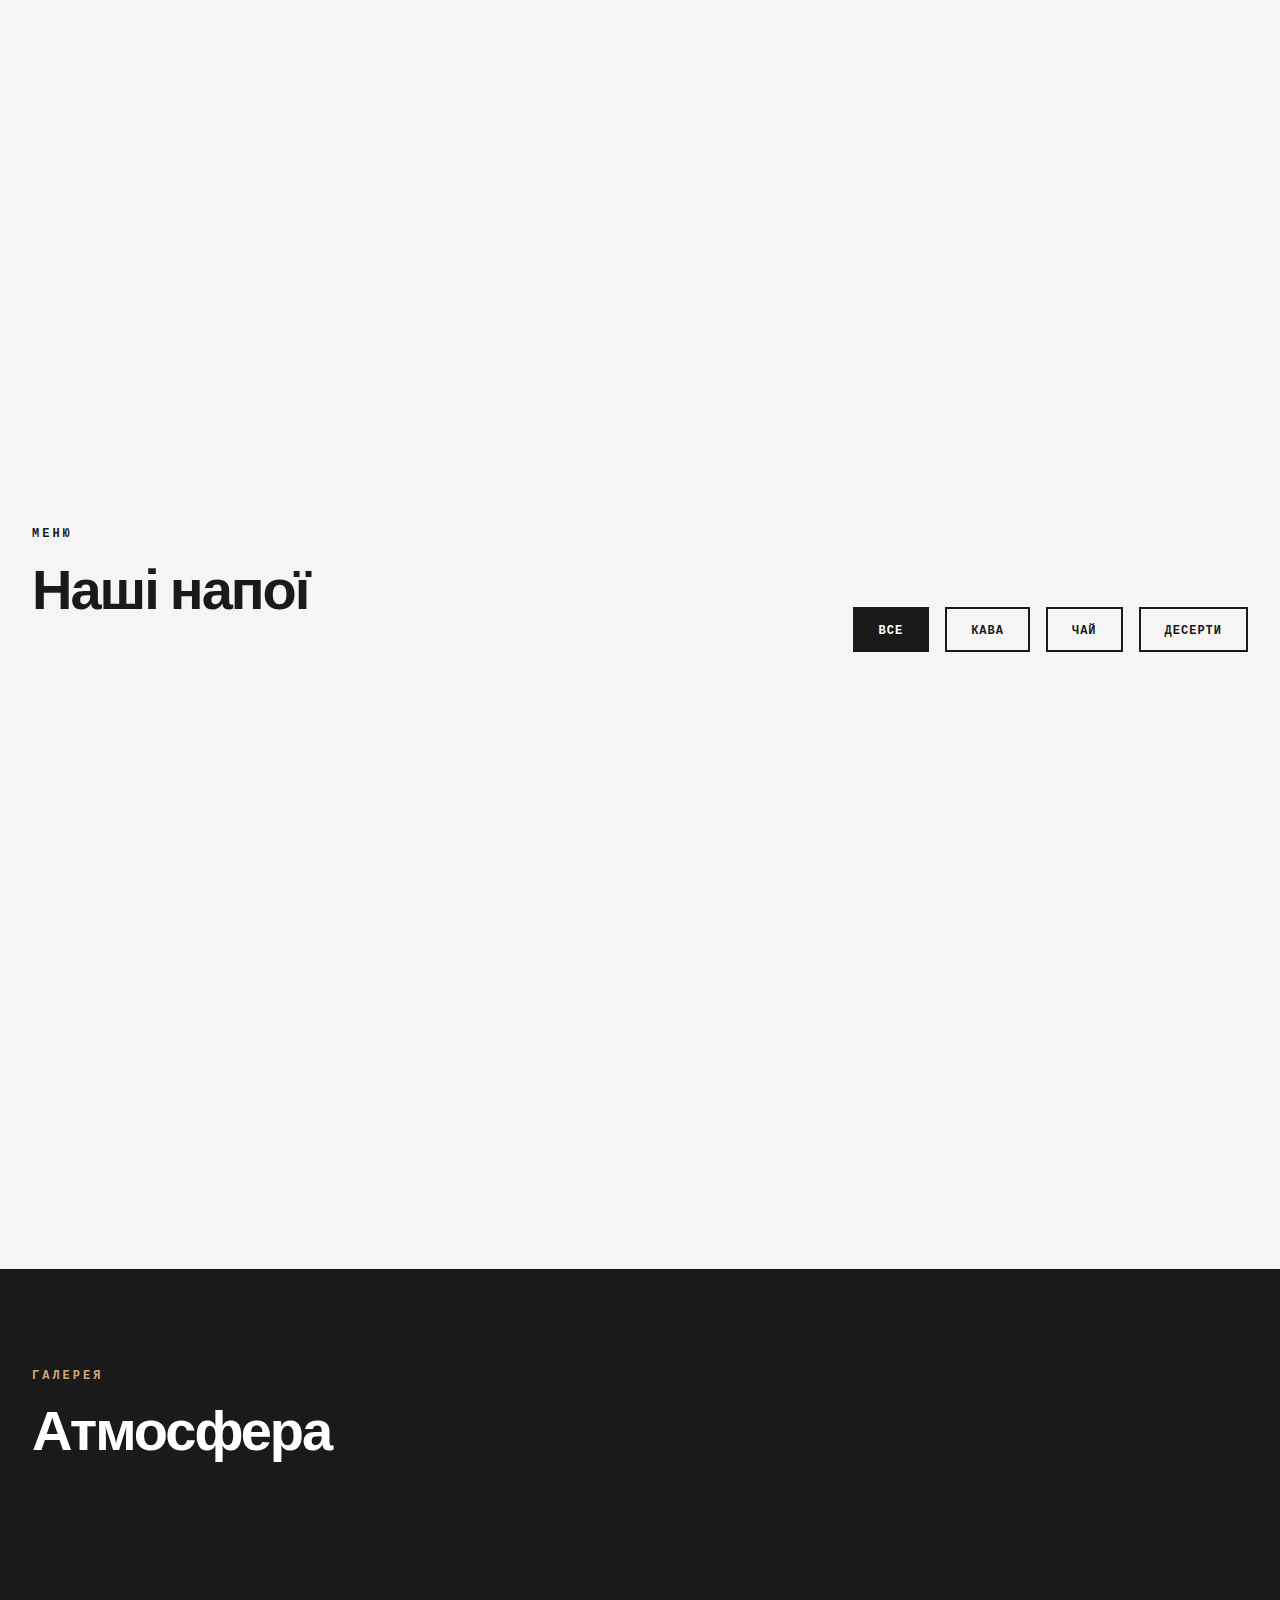
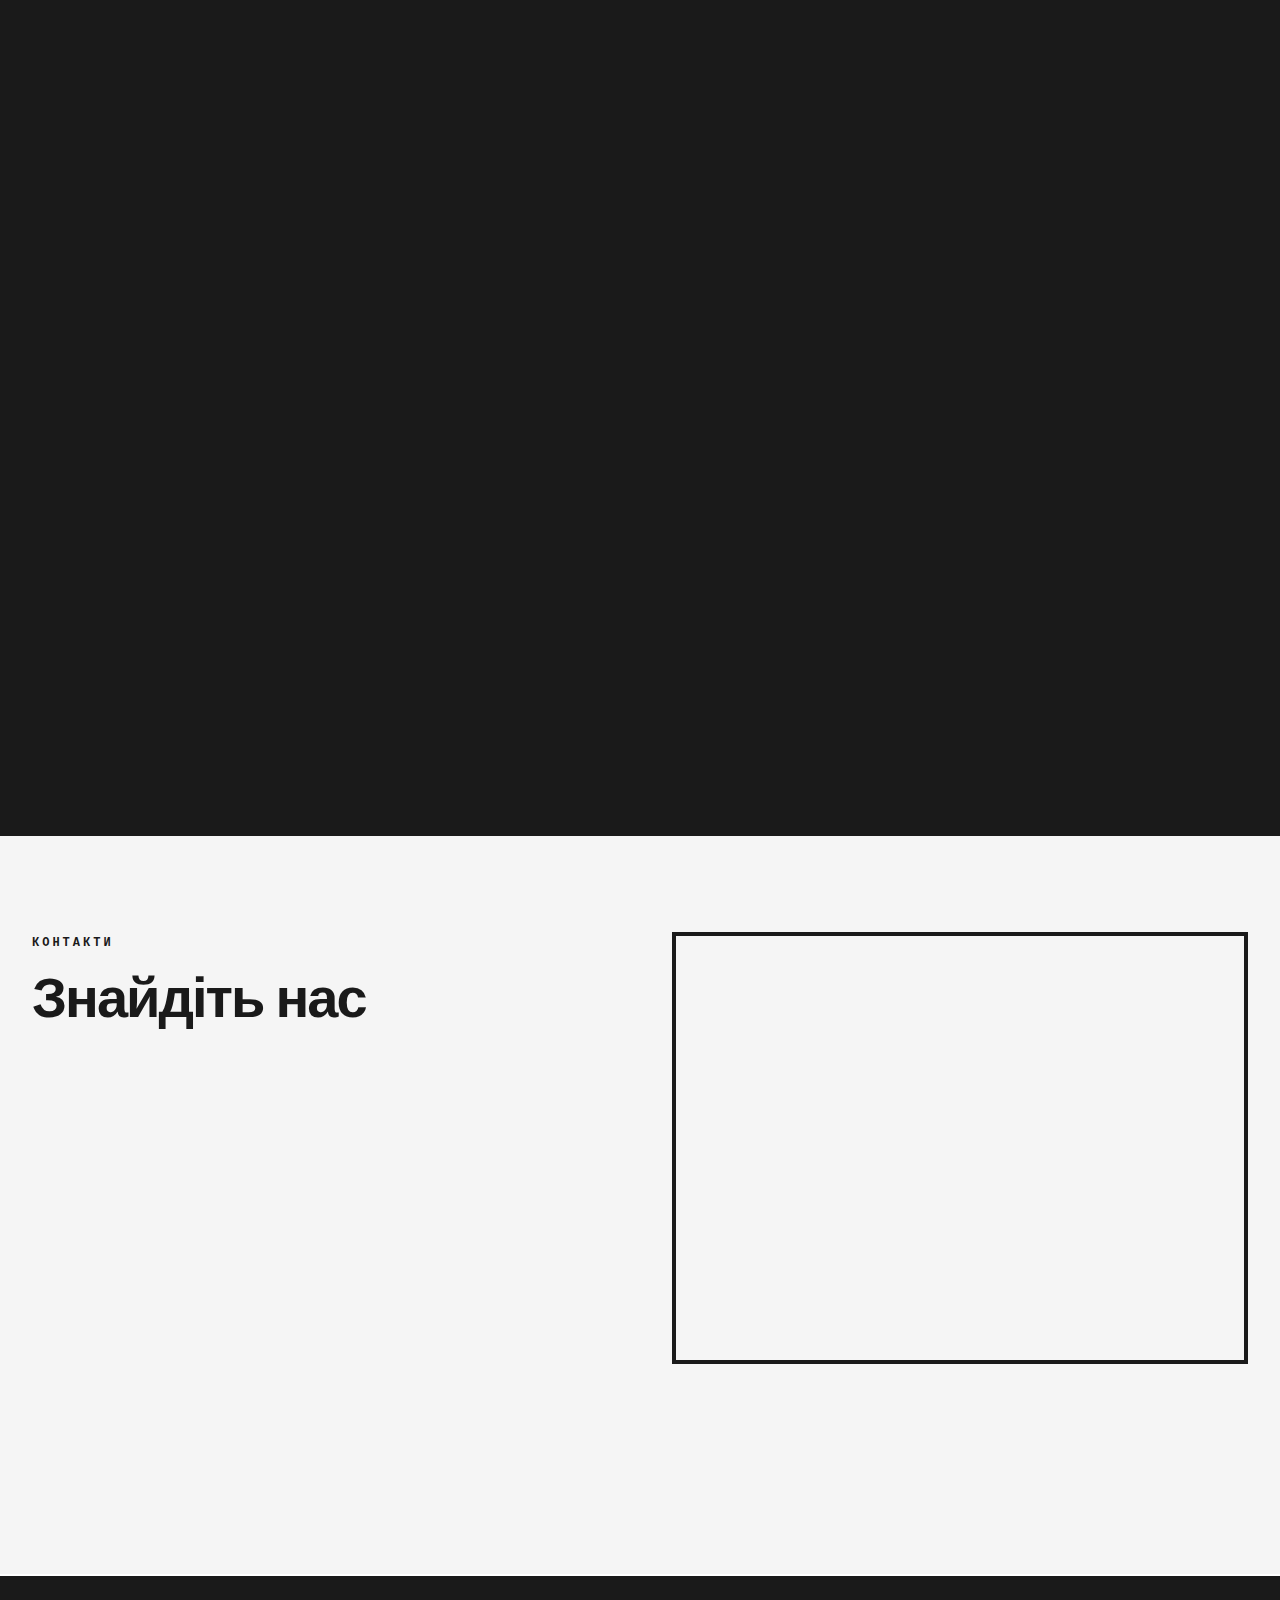
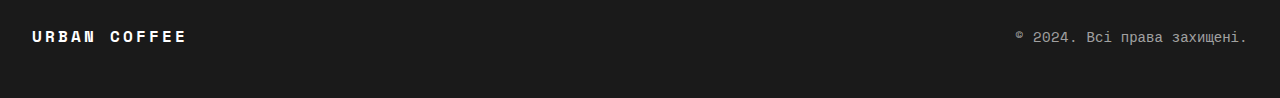
<file: second site/index.html>
<!DOCTYPE html>
<html lang="uk">
<head>
    <meta charset="UTF-8">
    <meta name="viewport" content="width=device-width, initial-scale=1.0">
    <title>Urban Coffee</title>
    <link rel="preconnect" href="https://fonts.googleapis.com">
    <link rel="preconnect" href="https://fonts.gstatic.com" crossorigin>
    <link href="https://fonts.googleapis.com/css2?family=Space+Grotesk:wght@400;500;600;700&family=Space+Mono:wght@400;700&display=swap" rel="stylesheet">
    <link rel="stylesheet" href="styles.css">
</head>
<body>
    <!-- Header -->
    <header class="header">
        <div class="header-inner">
            <div class="logo-wrapper">
                <div class="logo-box">
                    <span class="logo-text">UC</span>
                </div>
                <span class="logo-subtitle">URBAN COFFEE</span>
            </div>
            <nav class="main-nav">
                <a href="#about" class="nav-item">Про нас</a>
                <a href="#menu" class="nav-item">Меню</a>
                <a href="#gallery" class="nav-item">Галерея</a>
                <a href="#contact" class="nav-item nav-cta">Контакти</a>
            </nav>
            <button class="mobile-menu-btn" id="mobileMenuBtn">
                <span></span>
                <span></span>
                <span></span>
            </button>
        </div>
    </header>

    <!-- Hero - Split Layout -->
    <section class="hero-split">
        <div class="hero-left">
            <div class="hero-content">
                <div class="hero-badge">СВІЖА КАВА</div>
                <h1 class="hero-title">
                    <span class="title-big">FRESH</span>
                    <span class="title-big">COFFEE</span>
                </h1>
                <div class="hero-tagline">COZY PLACE</div>
                <p class="hero-desc">Міська кав'ярня з атмосферою та смаком. Кожна чашка - це маленький ритуал.</p>
                <a href="#menu" class="btn-primary">
                    <span>МЕНЮ</span>
                    <span class="btn-arrow">→</span>
                </a>
            </div>
        </div>
        <div class="hero-right">
            <div class="hero-visual">
                <img src="images/hero.jpg" alt="Coffee">
                <div class="visual-decor decor-circle-1"></div>
                <div class="visual-decor decor-circle-2"></div>
                <div class="visual-decor decor-line"></div>
            </div>
        </div>
    </section>

    <!-- About - Asymmetric Layout -->
    <section class="about-section" id="about">
        <div class="about-container">
            <div class="about-visual">
                <div class="about-img-wrapper">
                    <img src="images/about.jpg" alt="About">
                </div>
                <div class="about-stat">
                    <div class="stat-number">2018</div>
                    <div class="stat-label">Рік заснування</div>
                </div>
            </div>
            <div class="about-text-content">
                <div class="section-label">ПРО НАС</div>
                <h2 class="section-heading">Urban Coffee - це стиль життя</h2>
                <div class="about-text">
                    <p>Ми створили простір, де кава стає мистецтвом, а кожен візит - подією. Наші баристи майстерно готують кожну чашку, використовуючи преміум зерно з найкращих плантацій.</p>
                    <p>Urban Coffee - це не просто кав'ярня. Це точка зустрічей, натхнення та нових ідей. Тут зручно працювати, зустрічатися з друзями або просто насолоджуватися моментом.</p>
                </div>
                <div class="about-features-grid">
                    <div class="feature-card">
                        <div class="feature-icon">✓</div>
                        <div class="feature-title">Преміум зерно</div>
                    </div>
                    <div class="feature-card">
                        <div class="feature-icon">✓</div>
                        <div class="feature-title">Досвідчені баристи</div>
                    </div>
                    <div class="feature-card">
                        <div class="feature-icon">✓</div>
                        <div class="feature-title">Затишна атмосфера</div>
                    </div>
                </div>
            </div>
        </div>
    </section>

    <!-- Menu - Card Grid with Large Typography -->
    <section class="menu-section" id="menu">
        <div class="menu-header">
            <div class="menu-header-left">
                <div class="section-label section-label-dark">МЕНЮ</div>
                <h2 class="section-heading section-heading-dark">Наші напої</h2>
            </div>
            <div class="menu-filter">
                <button class="filter-btn active" data-filter="all">ВСЕ</button>
                <button class="filter-btn" data-filter="coffee">КАВА</button>
                <button class="filter-btn" data-filter="tea">ЧАЙ</button>
                <button class="filter-btn" data-filter="desserts">ДЕСЕРТИ</button>
            </div>
        </div>
        <div class="menu-grid" id="menuGrid">
            <!-- Coffee -->
            <div class="menu-card" data-category="coffee">
                <div class="menu-card-number">01</div>
                <div class="menu-card-content">
                    <h3 class="menu-item-name">Еспресо</h3>
                    <p class="menu-item-desc">Інтенсивний класичний еспресо</p>
                    <div class="menu-item-price">45 ₴</div>
                </div>
                <div class="menu-card-img">
                    <div class="img-placeholder-small">☕</div>
                </div>
            </div>
            <div class="menu-card" data-category="coffee">
                <div class="menu-card-number">02</div>
                <div class="menu-card-content">
                    <h3 class="menu-item-name">Капучино</h3>
                    <p class="menu-item-desc">Еспресо з ніжною молочною піною</p>
                    <div class="menu-item-price">65 ₴</div>
                </div>
                <div class="menu-card-img">
                    <div class="img-placeholder-small">☕</div>
                </div>
            </div>
            <div class="menu-card" data-category="coffee">
                <div class="menu-card-number">03</div>
                <div class="menu-card-content">
                    <h3 class="menu-item-name">Лате</h3>
                    <p class="menu-item-desc">М'який смак з молоком</p>
                    <div class="menu-item-price">70 ₴</div>
                </div>
                <div class="menu-card-img">
                    <div class="img-placeholder-small">☕</div>
                </div>
            </div>
            <div class="menu-card" data-category="coffee">
                <div class="menu-card-number">04</div>
                <div class="menu-card-content">
                    <h3 class="menu-item-name">Амерікано</h3>
                    <p class="menu-item-desc">Еспресо з гарячою водою</p>
                    <div class="menu-item-price">50 ₴</div>
                </div>
                <div class="menu-card-img">
                    <div class="img-placeholder-small">☕</div>
                </div>
            </div>
            <div class="menu-card" data-category="coffee">
                <div class="menu-card-number">05</div>
                <div class="menu-card-content">
                    <h3 class="menu-item-name">Флет Вайт</h3>
                    <p class="menu-item-desc">Подвійний еспресо з мікро-піною</p>
                    <div class="menu-item-price">75 ₴</div>
                </div>
                <div class="menu-card-img">
                    <div class="img-placeholder-small">☕</div>
                </div>
            </div>
            <div class="menu-card" data-category="coffee">
                <div class="menu-card-number">06</div>
                <div class="menu-card-content">
                    <h3 class="menu-item-name">Раф кава</h3>
                    <p class="menu-item-desc">З вершками та ваніллю</p>
                    <div class="menu-item-price">80 ₴</div>
                </div>
                <div class="menu-card-img">
                    <div class="img-placeholder-small">☕</div>
                </div>
            </div>
            <!-- Tea -->
            <div class="menu-card" data-category="tea" style="display: none;">
                <div class="menu-card-number">07</div>
                <div class="menu-card-content">
                    <h3 class="menu-item-name">Зелений чай</h3>
                    <p class="menu-item-desc">Преміум зелений чай</p>
                    <div class="menu-item-price">55 ₴</div>
                </div>
                <div class="menu-card-img">
                    <div class="img-placeholder-small">🍵</div>
                </div>
            </div>
            <div class="menu-card" data-category="tea" style="display: none;">
                <div class="menu-card-number">08</div>
                <div class="menu-card-content">
                    <h3 class="menu-item-name">Чорний чай</h3>
                    <p class="menu-item-desc">Насичений класичний чай</p>
                    <div class="menu-item-price">50 ₴</div>
                </div>
                <div class="menu-card-img">
                    <div class="img-placeholder-small">🍵</div>
                </div>
            </div>
            <div class="menu-card" data-category="tea" style="display: none;">
                <div class="menu-card-number">09</div>
                <div class="menu-card-content">
                    <h3 class="menu-item-name">Фруктовий чай</h3>
                    <p class="menu-item-desc">Освіжаючий з фруктовими нотами</p>
                    <div class="menu-item-price">60 ₴</div>
                </div>
                <div class="menu-card-img">
                    <div class="img-placeholder-small">🍵</div>
                </div>
            </div>
            <!-- Desserts -->
            <div class="menu-card" data-category="desserts" style="display: none;">
                <div class="menu-card-number">10</div>
                <div class="menu-card-content">
                    <h3 class="menu-item-name">Чізкейк</h3>
                    <p class="menu-item-desc">Ніжний з ягідним соусом</p>
                    <div class="menu-item-price">95 ₴</div>
                </div>
                <div class="menu-card-img">
                    <div class="img-placeholder-small">🍰</div>
                </div>
            </div>
            <div class="menu-card" data-category="desserts" style="display: none;">
                <div class="menu-card-number">11</div>
                <div class="menu-card-content">
                    <h3 class="menu-item-name">Круасани</h3>
                    <p class="menu-item-desc">Французькі з начинками</p>
                    <div class="menu-item-price">65 ₴</div>
                </div>
                <div class="menu-card-img">
                    <div class="img-placeholder-small">🥐</div>
                </div>
            </div>
            <div class="menu-card" data-category="desserts" style="display: none;">
                <div class="menu-card-number">12</div>
                <div class="menu-card-content">
                    <h3 class="menu-item-name">Печиво</h3>
                    <p class="menu-item-desc">Домашнє з шоколадом</p>
                    <div class="menu-item-price">45 ₴</div>
                </div>
                <div class="menu-card-img">
                    <div class="img-placeholder-small">🍪</div>
                </div>
            </div>
        </div>
    </section>

    <!-- Gallery - Masonry Style -->
    <section class="gallery-section" id="gallery">
        <div class="gallery-container">
            <div class="gallery-header">
                <div class="section-label">ГАЛЕРЕЯ</div>
                <h2 class="section-heading">Атмосфера</h2>
            </div>
            <div class="gallery-masonry">
                <div class="gallery-item gallery-item-large">
                    <div class="gallery-img">
                        <img src="images/gallery-1.jpg" alt="Gallery" loading="lazy" decoding="async">
                    </div>
                </div>
                <div class="gallery-item">
                    <div class="gallery-img">
                        <img src="images/gallery-2.jpg" alt="Gallery" loading="lazy" decoding="async">
                    </div>
                </div>
                <div class="gallery-item">
                    <div class="gallery-img">
                        <img src="images/gallery-3.jpg" alt="Gallery" loading="lazy" decoding="async">
                    </div>
                </div>
                <div class="gallery-item">
                    <div class="gallery-img">
                        <img src="images/gallery-4.jpg" alt="Gallery" loading="lazy" decoding="async">
                    </div>
                </div>
                <div class="gallery-item gallery-item-tall">
                    <div class="gallery-img">
                        <img src="images/gallery-5.jpg" alt="Gallery" loading="lazy" decoding="async">
                    </div>
                </div>
                <div class="gallery-item">
                    <div class="gallery-img">
                        <img src="images/gallery-6.jpg" alt="Gallery" loading="lazy" decoding="async">
                    </div>
                </div>
            </div>
        </div>
    </section>

    <!-- Contact - Split Layout -->
    <section class="contact-section" id="contact">
        <div class="contact-container">
            <div class="contact-info-block">
                <div class="section-label section-label-dark">КОНТАКТИ</div>
                <h2 class="section-heading section-heading-dark">Знайдіть нас</h2>
                <div class="contact-list">
                    <div class="contact-row">
                        <div class="contact-label">Адреса</div>
                        <div class="contact-value">вул. Прикладна, 123<br>м. Київ, 01000</div>
                    </div>
                    <div class="contact-row">
                        <div class="contact-label">Телефон</div>
                        <div class="contact-value">+380 (XX) XXX XX XX</div>
                    </div>
                    <div class="contact-row">
                        <div class="contact-label">Email</div>
                        <div class="contact-value">info@urbancoffee.com</div>
                    </div>
                    <div class="contact-row">
                        <div class="contact-label">Години</div>
                        <div class="contact-value">Пн - Нд: 08:00 - 22:00</div>
                    </div>
                </div>
            </div>
            <div class="contact-map-block">
                <div class="map-container">
                    <iframe 
                        src="https://www.google.com/maps/embed?pb=!1m18!1m12!1m3!1d1066.957633327074!2d30.438584830308926!3d50.50315107013564!2m3!1f0!2f0!3f0!3m2!1i1024!2i768!4f13.1!3m3!1m2!1s0x40d4cdd2791d7dd9%3A0xe2e483f464e056a2!2z0JrQsNCyyrzRj9GA0L3Rjw!5e0!3m2!1sru!2sua!4v1767568594281!5m2!1sru!2sua" 
                        width="100%" 
                        height="100%" 
                        style="border:0; display: block;" 
                        allowfullscreen="" 
                        loading="lazy" 
                        referrerpolicy="no-referrer-when-downgrade">
                    </iframe>
                </div>
            </div>
        </div>
    </section>

    <!-- Footer -->
    <footer class="footer">
        <div class="footer-content">
            <div class="footer-logo">URBAN COFFEE</div>
            <div class="footer-copyright">© 2024. Всі права захищені.</div>
        </div>
    </footer>

    <script src="script.js"></script>
</body>
</html>
</file>
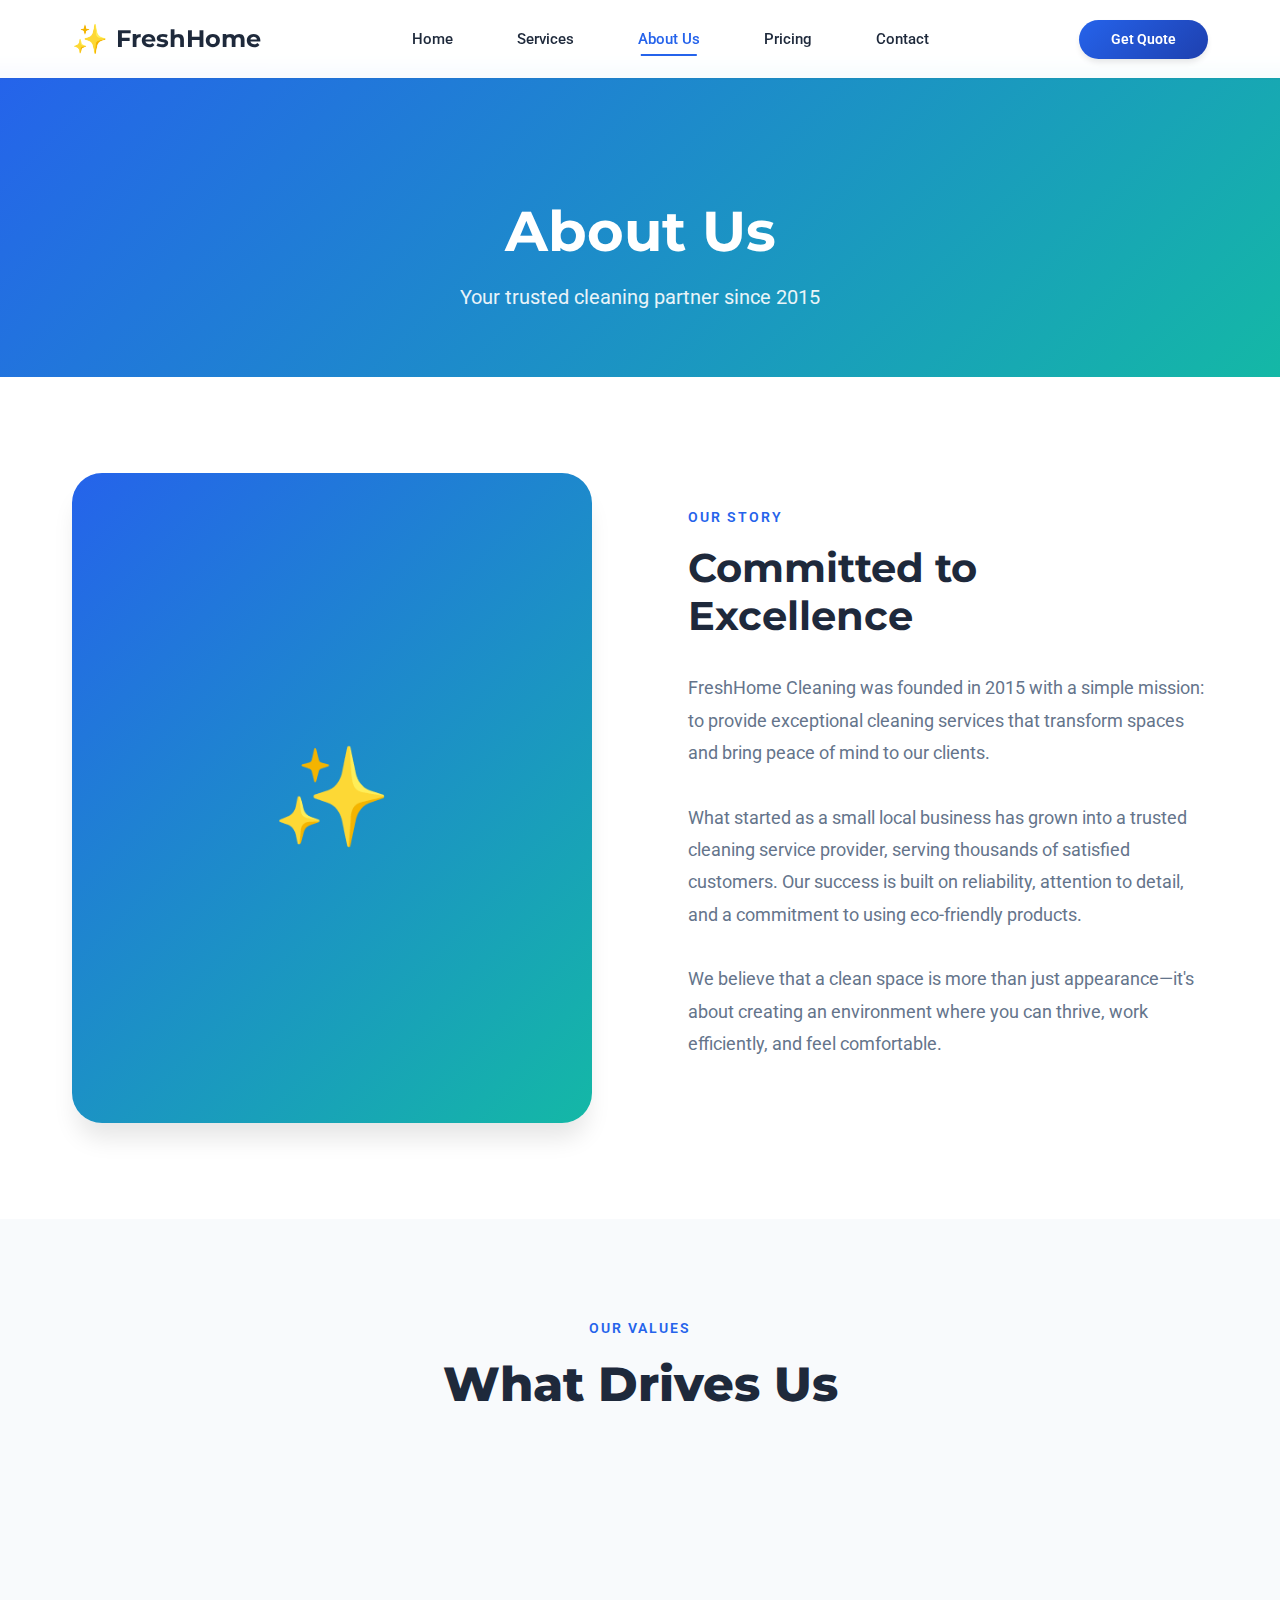
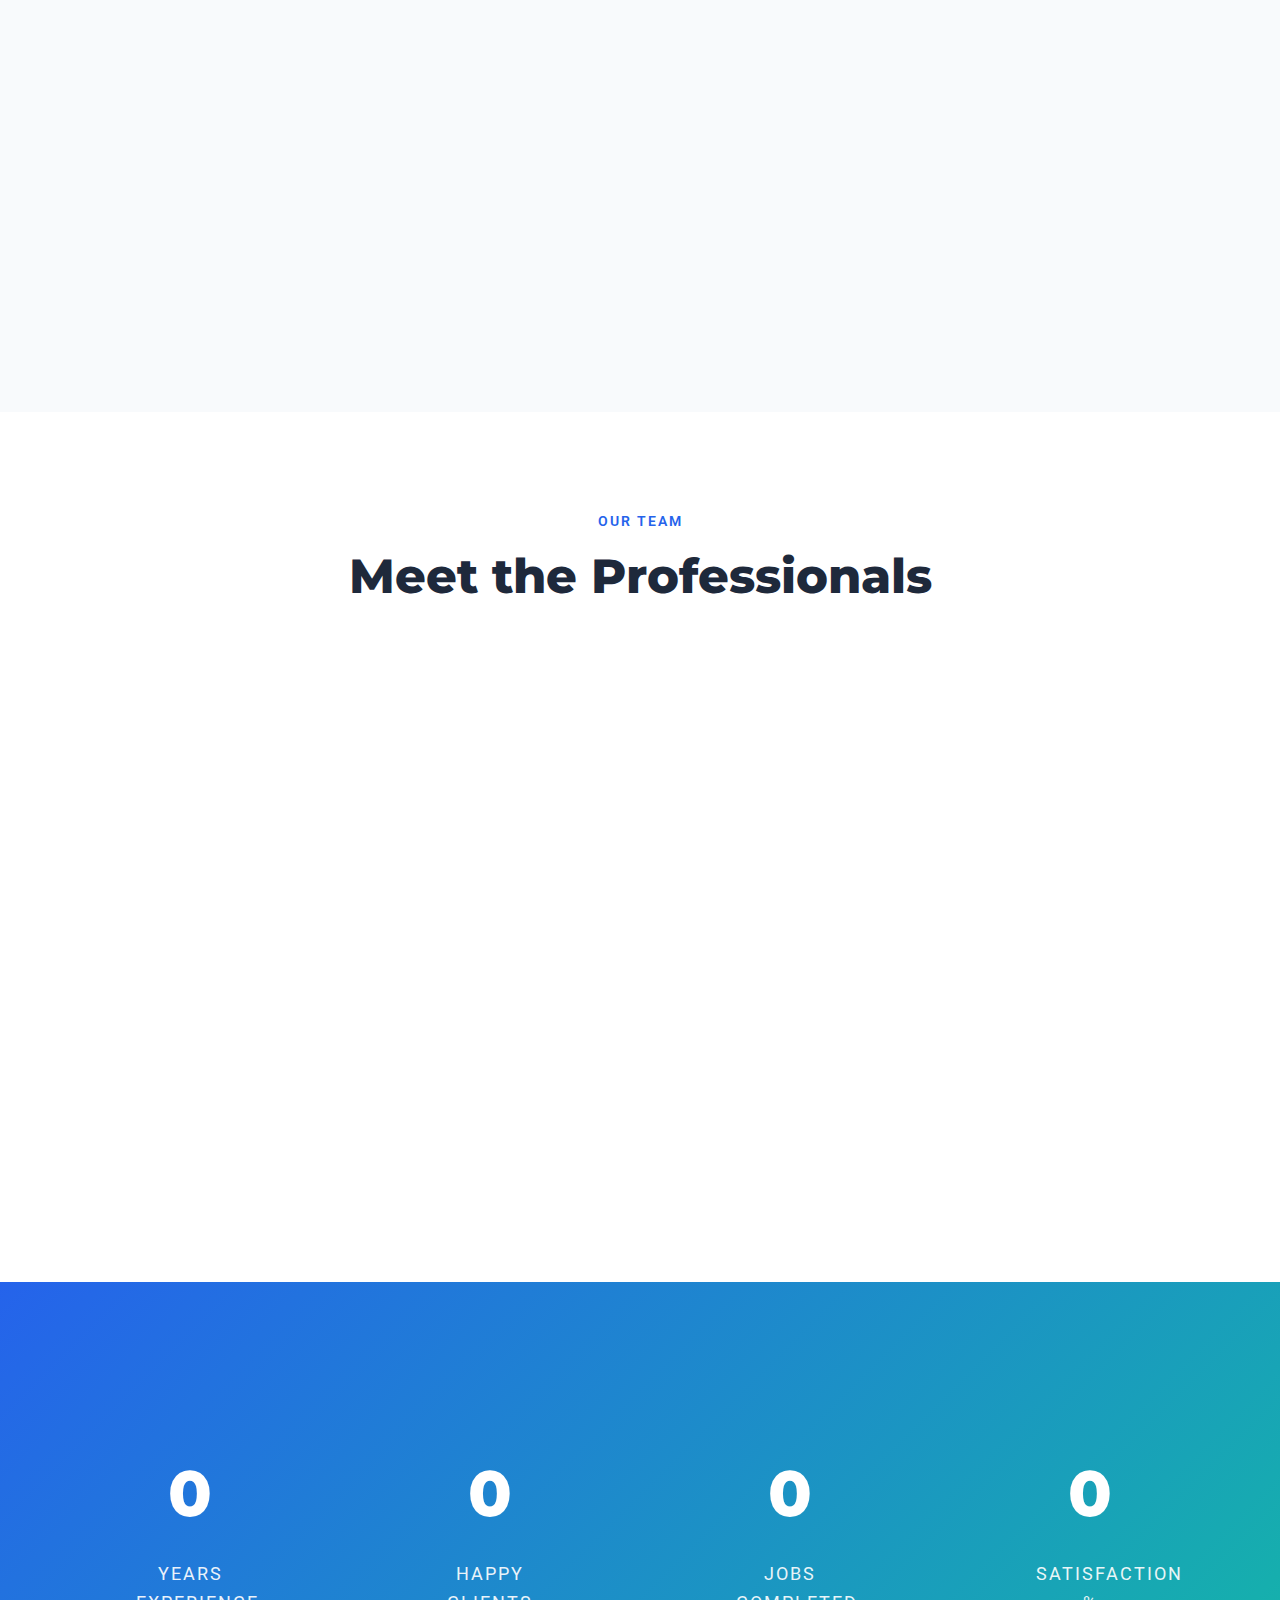
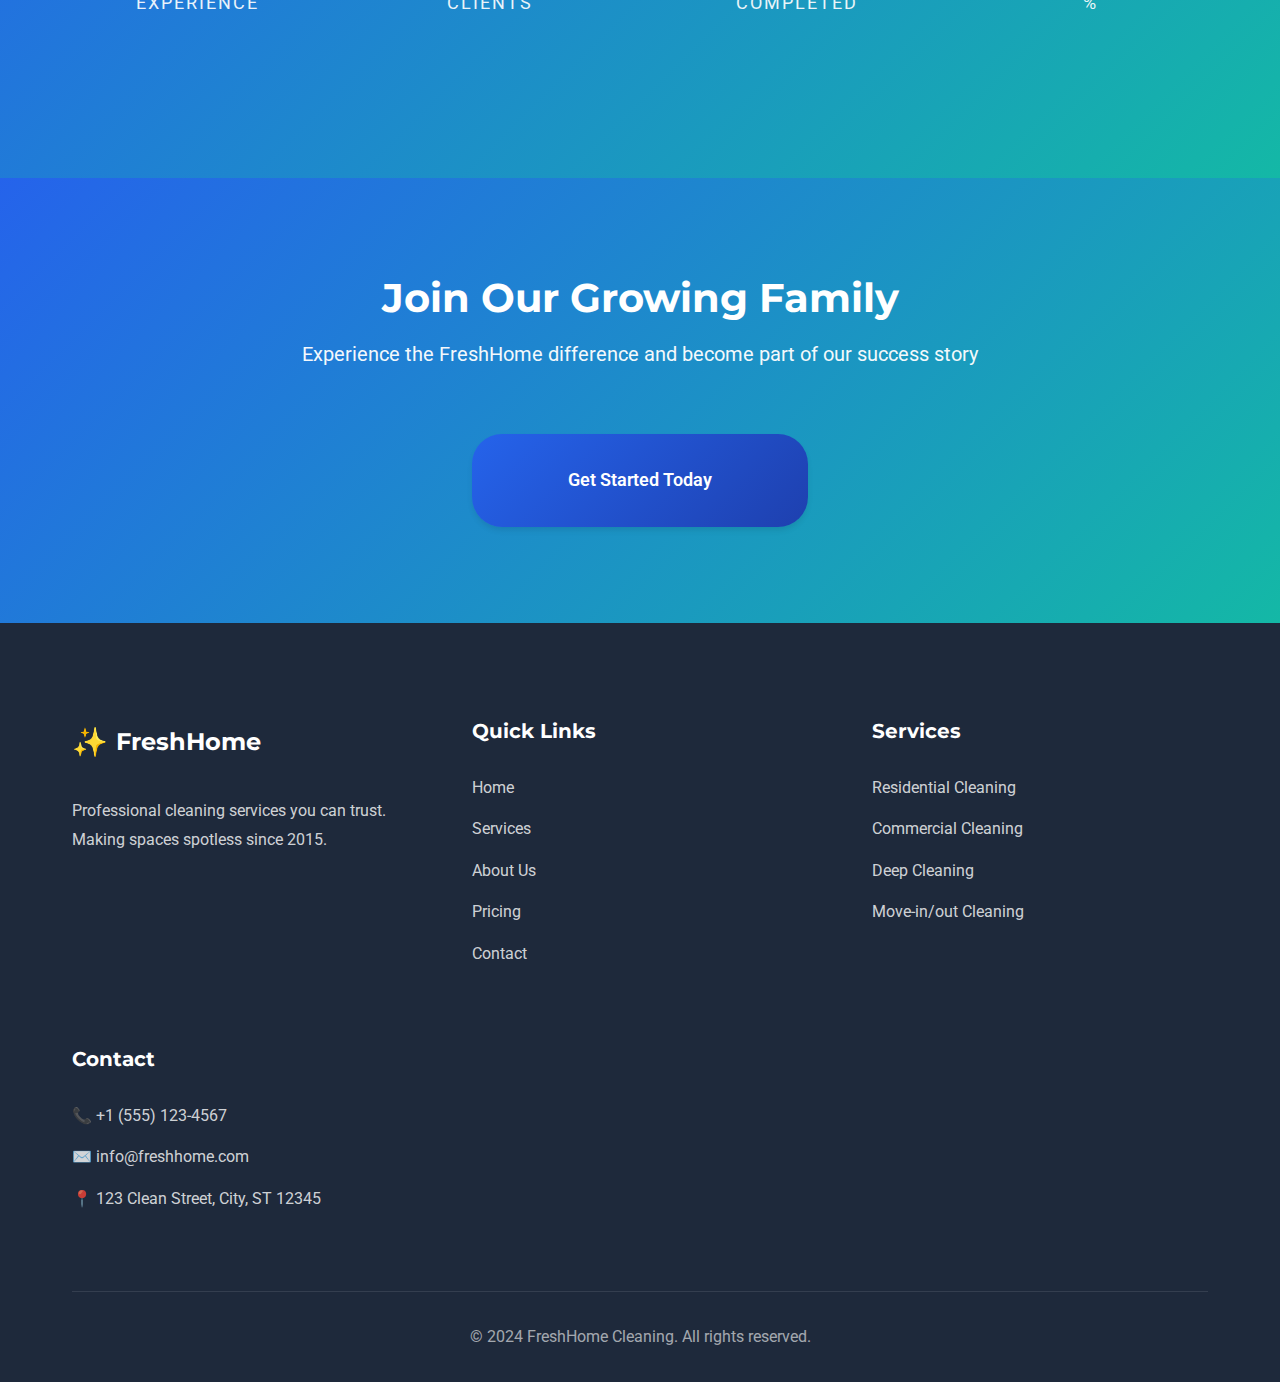
<file: 3site/about.html>
<!DOCTYPE html>
<html lang="en">
<head>
    <meta charset="UTF-8">
    <meta name="viewport" content="width=device-width, initial-scale=1.0">
    <title>About Us - FreshHome Cleaning</title>
    <link rel="preconnect" href="https://fonts.googleapis.com">
    <link rel="preconnect" href="https://fonts.gstatic.com" crossorigin>
    <link href="https://fonts.googleapis.com/css2?family=Montserrat:wght@400;500;600;700;800&family=Roboto:wght@300;400;500;700&display=swap" rel="stylesheet">
    <link rel="stylesheet" href="styles.css">
</head>
<body>
    <!-- Navigation -->
    <nav class="navbar" id="navbar">
        <div class="nav-container">
            <a href="index.html" class="logo">
                <span class="logo-icon">✨</span>
                <span class="logo-text">FreshHome</span>
            </a>
            <ul class="nav-menu" id="navMenu">
                <li><a href="index.html" class="nav-link">Home</a></li>
                <li><a href="services.html" class="nav-link">Services</a></li>
                <li><a href="about.html" class="nav-link active">About Us</a></li>
                <li><a href="pricing.html" class="nav-link">Pricing</a></li>
                <li><a href="contact.html" class="nav-link">Contact</a></li>
            </ul>
            <a href="contact.html" class="btn-nav">Get Quote</a>
            <button class="menu-toggle" id="menuToggle">
                <span></span>
                <span></span>
                <span></span>
            </button>
        </div>
    </nav>

    <!-- Page Header -->
    <section class="page-header">
        <div class="container">
            <h1>About Us</h1>
            <p>Your trusted cleaning partner since 2015</p>
        </div>
    </section>

    <!-- About Story -->
    <section class="about-story">
        <div class="container">
            <div class="about-content">
                <div class="about-image-wrapper">
                    <div class="about-image">
                        <div class="image-placeholder-large">✨</div>
                    </div>
                </div>
                <div class="about-text-content">
                    <span class="section-label">Our Story</span>
                    <h2>Committed to Excellence</h2>
                    <p>FreshHome Cleaning was founded in 2015 with a simple mission: to provide exceptional cleaning services that transform spaces and bring peace of mind to our clients.</p>
                    <p>What started as a small local business has grown into a trusted cleaning service provider, serving thousands of satisfied customers. Our success is built on reliability, attention to detail, and a commitment to using eco-friendly products.</p>
                    <p>We believe that a clean space is more than just appearance—it's about creating an environment where you can thrive, work efficiently, and feel comfortable.</p>
                </div>
            </div>
        </div>
    </section>

    <!-- Values Section -->
    <section class="values-section">
        <div class="container">
            <div class="section-header">
                <span class="section-label">Our Values</span>
                <h2 class="section-title">What Drives Us</h2>
            </div>
            <div class="values-grid">
                <div class="value-card">
                    <div class="value-icon">🎯</div>
                    <h3>Excellence</h3>
                    <p>We strive for perfection in every job, paying attention to every detail</p>
                </div>
                <div class="value-card">
                    <div class="value-icon">🤝</div>
                    <h3>Trust</h3>
                    <p>Building lasting relationships through reliability and transparency</p>
                </div>
                <div class="value-card">
                    <div class="value-icon">🌱</div>
                    <h3>Sustainability</h3>
                    <p>Using eco-friendly products to protect your family and the environment</p>
                </div>
                <div class="value-card">
                    <div class="value-icon">💪</div>
                    <h3>Integrity</h3>
                    <p>Honest, fair pricing with no hidden fees or surprises</p>
                </div>
            </div>
        </div>
    </section>

    <!-- Team Section -->
    <section class="team-section">
        <div class="container">
            <div class="section-header">
                <span class="section-label">Our Team</span>
                <h2 class="section-title">Meet the Professionals</h2>
            </div>
            <div class="team-grid">
                <div class="team-member">
                    <div class="member-image">
                        <div class="image-placeholder">👤</div>
                    </div>
                    <h3>Sarah Williams</h3>
                    <p class="member-role">Founder & CEO</p>
                    <p class="member-bio">With over 15 years of experience in the cleaning industry, Sarah founded FreshHome with a vision of excellence.</p>
                </div>
                <div class="team-member">
                    <div class="member-image">
                        <div class="image-placeholder">👤</div>
                    </div>
                    <h3>Michael Rodriguez</h3>
                    <p class="member-role">Operations Manager</p>
                    <p class="member-bio">Michael ensures every cleaning job meets our high standards and exceeds client expectations.</p>
                </div>
                <div class="team-member">
                    <div class="member-image">
                        <div class="image-placeholder">👤</div>
                    </div>
                    <h3>Emily Chen</h3>
                    <p class="member-role">Quality Supervisor</p>
                    <p class="member-bio">Emily oversees quality control and training to maintain our commitment to excellence.</p>
                </div>
            </div>
        </div>
    </section>

    <!-- Stats Section -->
    <section class="stats-section">
        <div class="container">
            <div class="stats-grid">
                <div class="stat-box">
                    <div class="stat-number-large" data-target="9">0</div>
                    <div class="stat-label-large">Years Experience</div>
                </div>
                <div class="stat-box">
                    <div class="stat-number-large" data-target="1247">0</div>
                    <div class="stat-label-large">Happy Clients</div>
                </div>
                <div class="stat-box">
                    <div class="stat-number-large" data-target="3247">0</div>
                    <div class="stat-label-large">Jobs Completed</div>
                </div>
                <div class="stat-box">
                    <div class="stat-number-large" data-target="96">0</div>
                    <div class="stat-label-large">Satisfaction %</div>
                </div>
            </div>
        </div>
    </section>

    <!-- CTA Section -->
    <section class="cta-section">
        <div class="container">
            <div class="cta-content">
                <h2>Join Our Growing Family</h2>
                <p>Experience the FreshHome difference and become part of our success story</p>
                <a href="contact.html" class="btn-primary btn-large">Get Started Today</a>
            </div>
        </div>
    </section>

    <!-- Footer -->
    <footer class="footer">
        <div class="container">
            <div class="footer-content">
                <div class="footer-col">
                    <div class="footer-logo">
                        <span class="logo-icon">✨</span>
                        <span class="logo-text">FreshHome</span>
                    </div>
                    <p>Professional cleaning services you can trust. Making spaces spotless since 2015.</p>
                </div>
                <div class="footer-col">
                    <h4>Quick Links</h4>
                    <ul class="footer-links">
                        <li><a href="index.html">Home</a></li>
                        <li><a href="services.html">Services</a></li>
                        <li><a href="about.html">About Us</a></li>
                        <li><a href="pricing.html">Pricing</a></li>
                        <li><a href="contact.html">Contact</a></li>
                    </ul>
                </div>
                <div class="footer-col">
                    <h4>Services</h4>
                    <ul class="footer-links">
                        <li><a href="services.html">Residential Cleaning</a></li>
                        <li><a href="services.html">Commercial Cleaning</a></li>
                        <li><a href="services.html">Deep Cleaning</a></li>
                        <li><a href="services.html">Move-in/out Cleaning</a></li>
                    </ul>
                </div>
                <div class="footer-col">
                    <h4>Contact</h4>
                    <ul class="footer-contact">
                        <li>📞 +1 (555) 123-4567</li>
                        <li>✉️ info@freshhome.com</li>
                        <li>📍 123 Clean Street, City, ST 12345</li>
                    </ul>
                </div>
            </div>
            <div class="footer-bottom">
                <p>&copy; 2024 FreshHome Cleaning. All rights reserved.</p>
            </div>
        </div>
    </footer>

    <script src="script.js"></script>
</body>
</html>
</file>
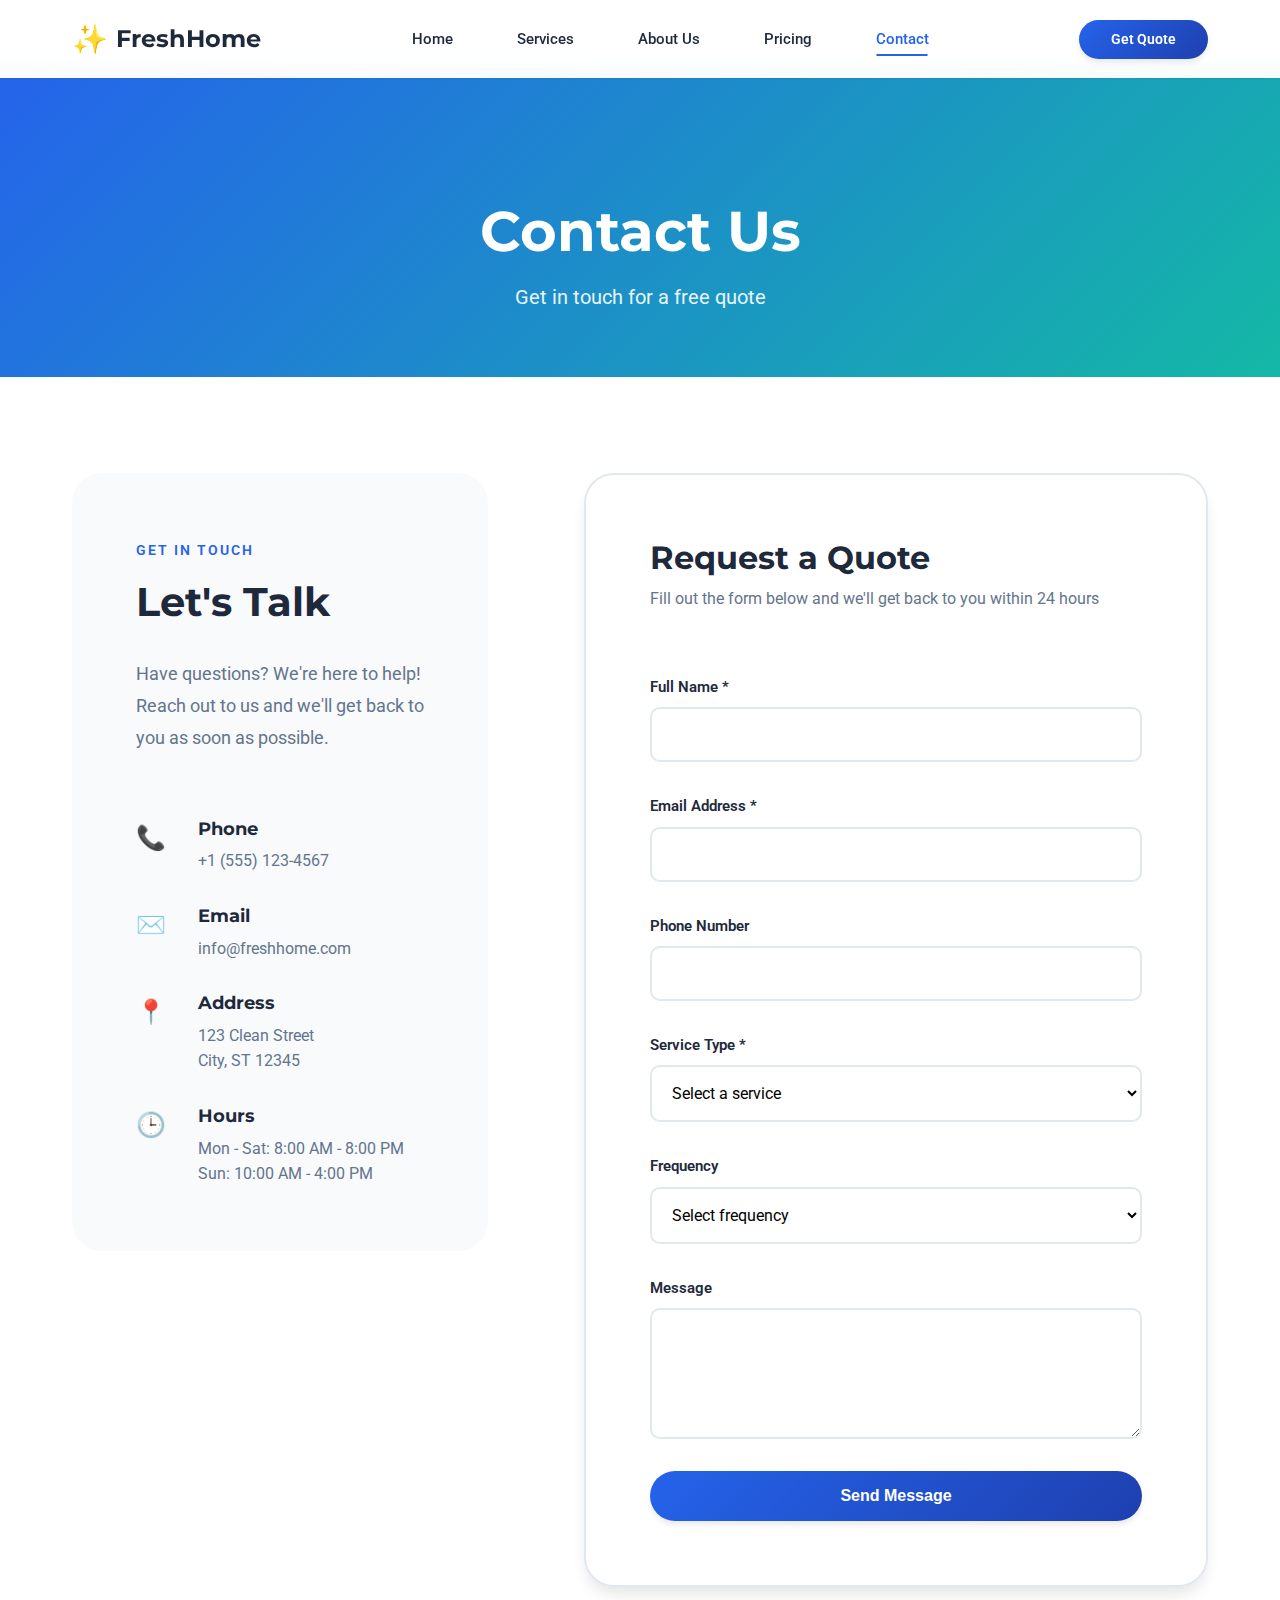
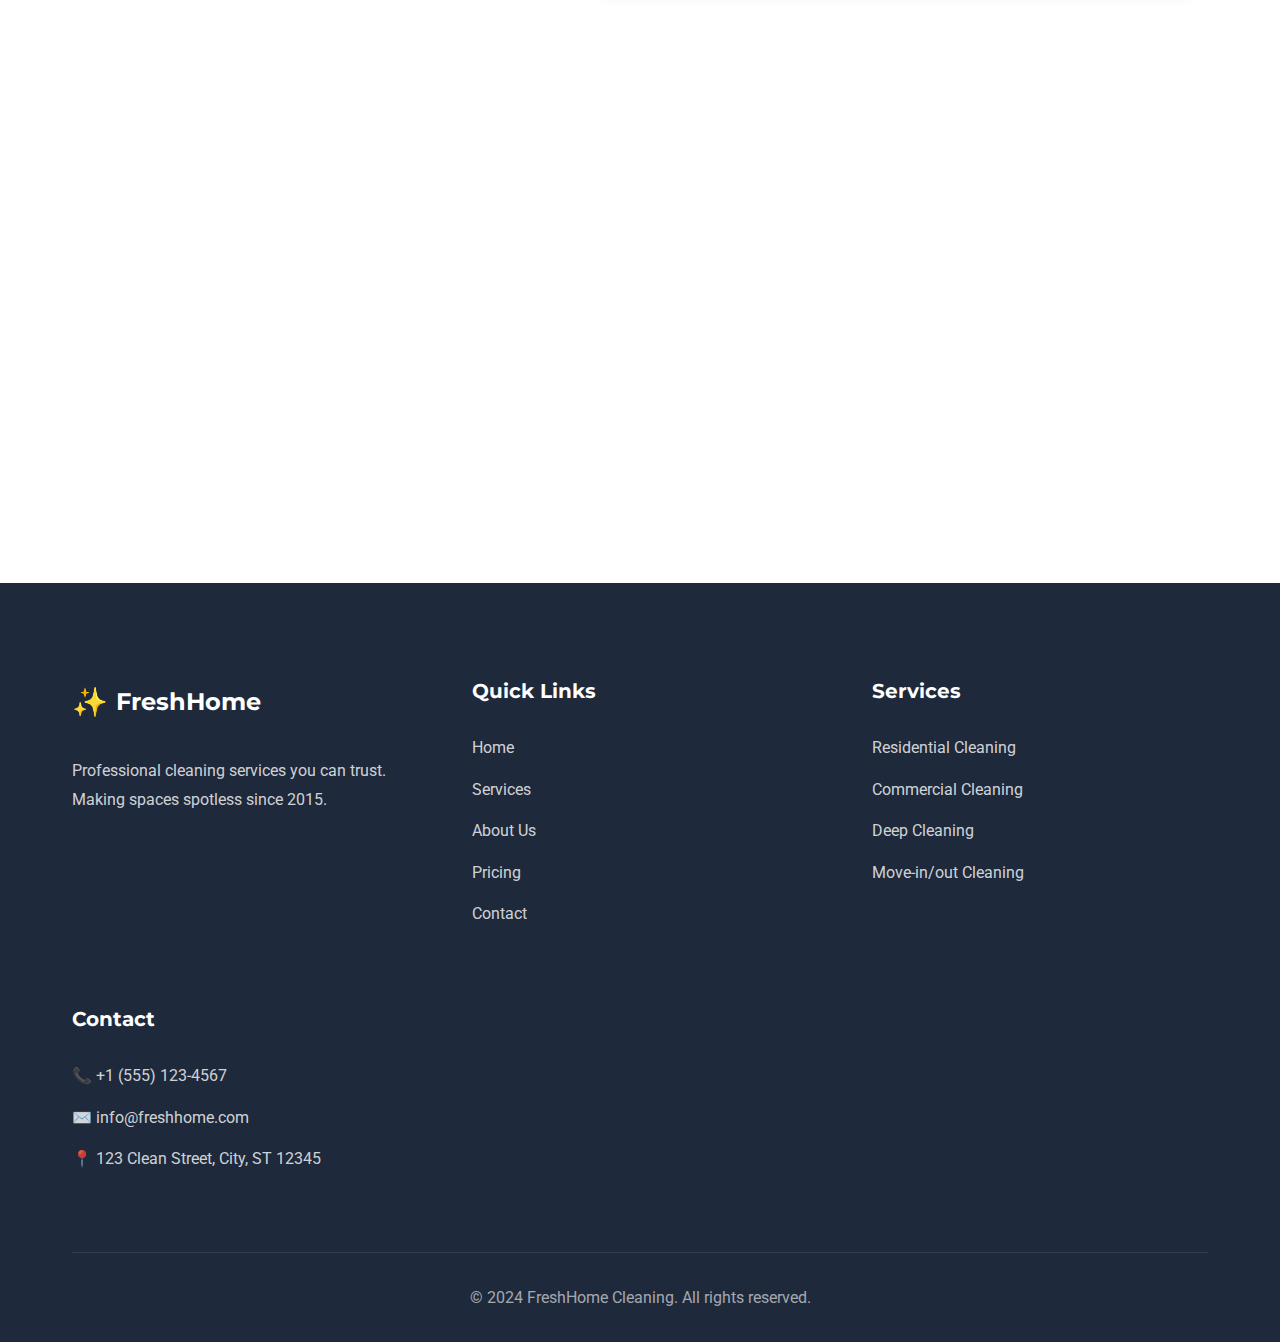
<file: 3site/contact.html>
<!DOCTYPE html>
<html lang="en">
<head>
    <meta charset="UTF-8">
    <meta name="viewport" content="width=device-width, initial-scale=1.0">
    <title>Contact Us - FreshHome Cleaning</title>
    <link rel="preconnect" href="https://fonts.googleapis.com">
    <link rel="preconnect" href="https://fonts.gstatic.com" crossorigin>
    <link href="https://fonts.googleapis.com/css2?family=Montserrat:wght@400;500;600;700;800&family=Roboto:wght@300;400;500;700&display=swap" rel="stylesheet">
    <link rel="stylesheet" href="styles.css">
</head>
<body>
    <!-- Navigation -->
    <nav class="navbar" id="navbar">
        <div class="nav-container">
            <a href="index.html" class="logo">
                <span class="logo-icon">✨</span>
                <span class="logo-text">FreshHome</span>
            </a>
            <ul class="nav-menu" id="navMenu">
                <li><a href="index.html" class="nav-link">Home</a></li>
                <li><a href="services.html" class="nav-link">Services</a></li>
                <li><a href="about.html" class="nav-link">About Us</a></li>
                <li><a href="pricing.html" class="nav-link">Pricing</a></li>
                <li><a href="contact.html" class="nav-link active">Contact</a></li>
            </ul>
            <a href="contact.html" class="btn-nav">Get Quote</a>
            <button class="menu-toggle" id="menuToggle">
                <span></span>
                <span></span>
                <span></span>
            </button>
        </div>
    </nav>

    <!-- Page Header -->
    <section class="page-header">
        <div class="container">
            <h1>Contact Us</h1>
            <p>Get in touch for a free quote</p>
        </div>
    </section>

    <!-- Contact Section -->
    <section class="contact-section">
        <div class="container">
            <div class="contact-wrapper">
                <div class="contact-info">
                    <div class="contact-info-card">
                        <span class="section-label">Get In Touch</span>
                        <h2>Let's Talk</h2>
                        <p>Have questions? We're here to help! Reach out to us and we'll get back to you as soon as possible.</p>
                        <div class="contact-details">
                            <div class="contact-detail-item">
                                <div class="detail-icon">📞</div>
                                <div class="detail-content">
                                    <h4>Phone</h4>
                                    <p>+1 (555) 123-4567</p>
                                </div>
                            </div>
                            <div class="contact-detail-item">
                                <div class="detail-icon">✉️</div>
                                <div class="detail-content">
                                    <h4>Email</h4>
                                    <p>info@freshhome.com</p>
                                </div>
                            </div>
                            <div class="contact-detail-item">
                                <div class="detail-icon">📍</div>
                                <div class="detail-content">
                                    <h4>Address</h4>
                                    <p>123 Clean Street<br>City, ST 12345</p>
                                </div>
                            </div>
                            <div class="contact-detail-item">
                                <div class="detail-icon">🕒</div>
                                <div class="detail-content">
                                    <h4>Hours</h4>
                                    <p>Mon - Sat: 8:00 AM - 8:00 PM<br>Sun: 10:00 AM - 4:00 PM</p>
                                </div>
                            </div>
                        </div>
                    </div>
                </div>
                <div class="contact-form-wrapper">
                    <div class="contact-form-card">
                        <h2>Request a Quote</h2>
                        <p>Fill out the form below and we'll get back to you within 24 hours</p>
                        <form class="contact-form" id="contactForm">
                            <div class="form-group">
                                <label for="name">Full Name *</label>
                                <input type="text" id="name" name="name" required>
                            </div>
                            <div class="form-group">
                                <label for="email">Email Address *</label>
                                <input type="email" id="email" name="email" required>
                            </div>
                            <div class="form-group">
                                <label for="phone">Phone Number</label>
                                <input type="tel" id="phone" name="phone">
                            </div>
                            <div class="form-group">
                                <label for="service">Service Type *</label>
                                <select id="service" name="service" required>
                                    <option value="">Select a service</option>
                                    <option value="residential">Residential Cleaning</option>
                                    <option value="commercial">Commercial Cleaning</option>
                                    <option value="deep">Deep Cleaning</option>
                                    <option value="move">Move-in/out Cleaning</option>
                                    <option value="other">Other</option>
                                </select>
                            </div>
                            <div class="form-group">
                                <label for="frequency">Frequency</label>
                                <select id="frequency" name="frequency">
                                    <option value="">Select frequency</option>
                                    <option value="one-time">One-time</option>
                                    <option value="weekly">Weekly</option>
                                    <option value="bi-weekly">Bi-weekly</option>
                                    <option value="monthly">Monthly</option>
                                </select>
                            </div>
                            <div class="form-group">
                                <label for="message">Message</label>
                                <textarea id="message" name="message" rows="5"></textarea>
                            </div>
                            <button type="submit" class="btn-primary btn-block">Send Message</button>
                        </form>
                    </div>
                </div>
            </div>
        </div>
    </section>

    <!-- Map Section -->
    <section class="map-section">
        <div class="map-container">
            <iframe 
                src="https://www.google.com/maps/embed?pb=!1m18!1m12!1m3!1d3022.184133894937!2d-73.98811768459006!3d40.75889597932681!2m3!1f0!2f0!3f0!3m2!1i1024!2i768!4f13.1!3m3!1m2!1s0x89c25855c6480299%3A0x55194ec5a1ae072e!2sTimes%20Square!5e0!3m2!1sen!2sus!4v1234567890"
                width="100%" 
                height="100%" 
                style="border:0;" 
                allowfullscreen="" 
                loading="lazy" 
                referrerpolicy="no-referrer-when-downgrade">
            </iframe>
        </div>
    </section>

    <!-- Footer -->
    <footer class="footer">
        <div class="container">
            <div class="footer-content">
                <div class="footer-col">
                    <div class="footer-logo">
                        <span class="logo-icon">✨</span>
                        <span class="logo-text">FreshHome</span>
                    </div>
                    <p>Professional cleaning services you can trust. Making spaces spotless since 2015.</p>
                </div>
                <div class="footer-col">
                    <h4>Quick Links</h4>
                    <ul class="footer-links">
                        <li><a href="index.html">Home</a></li>
                        <li><a href="services.html">Services</a></li>
                        <li><a href="about.html">About Us</a></li>
                        <li><a href="pricing.html">Pricing</a></li>
                        <li><a href="contact.html">Contact</a></li>
                    </ul>
                </div>
                <div class="footer-col">
                    <h4>Services</h4>
                    <ul class="footer-links">
                        <li><a href="services.html">Residential Cleaning</a></li>
                        <li><a href="services.html">Commercial Cleaning</a></li>
                        <li><a href="services.html">Deep Cleaning</a></li>
                        <li><a href="services.html">Move-in/out Cleaning</a></li>
                    </ul>
                </div>
                <div class="footer-col">
                    <h4>Contact</h4>
                    <ul class="footer-contact">
                        <li>📞 +1 (555) 123-4567</li>
                        <li>✉️ info@freshhome.com</li>
                        <li>📍 123 Clean Street, City, ST 12345</li>
                    </ul>
                </div>
            </div>
            <div class="footer-bottom">
                <p>&copy; 2024 FreshHome Cleaning. All rights reserved.</p>
            </div>
        </div>
    </footer>

    <script src="script.js"></script>
</body>
</html>
</file>
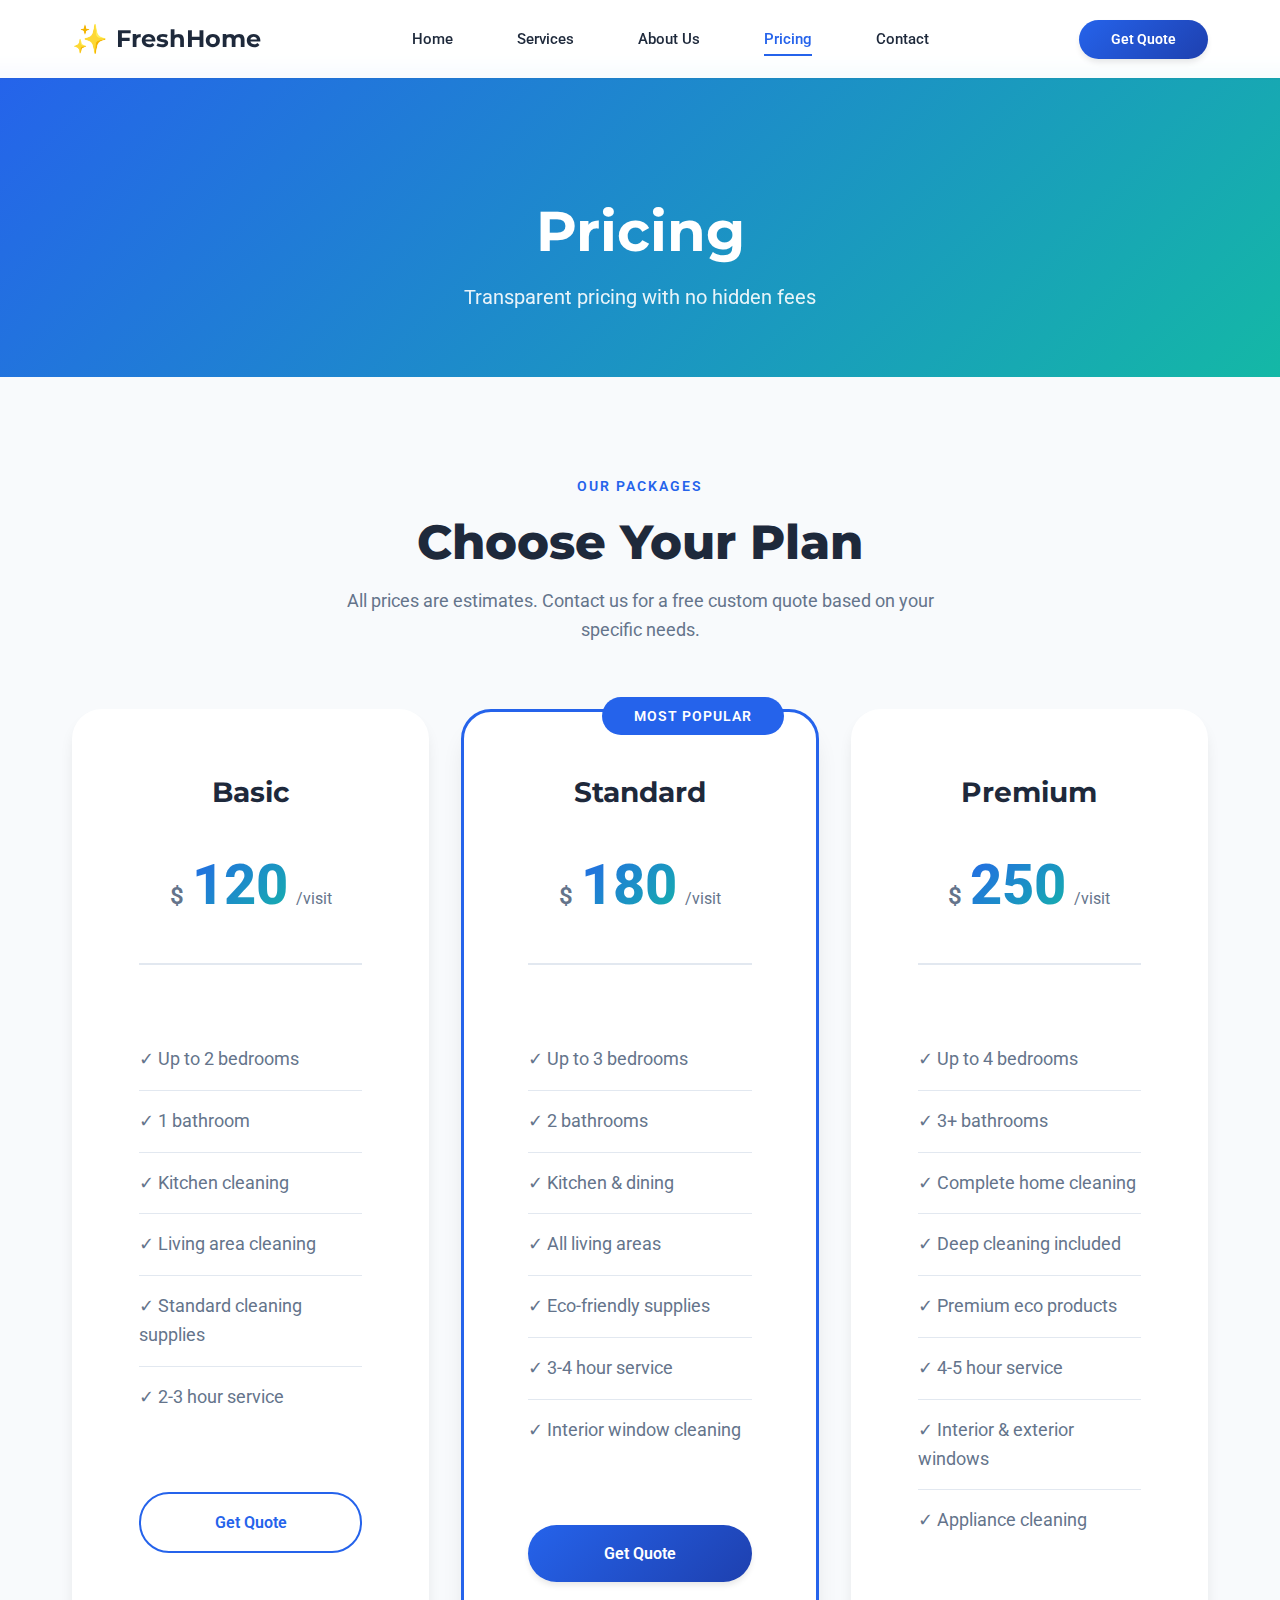
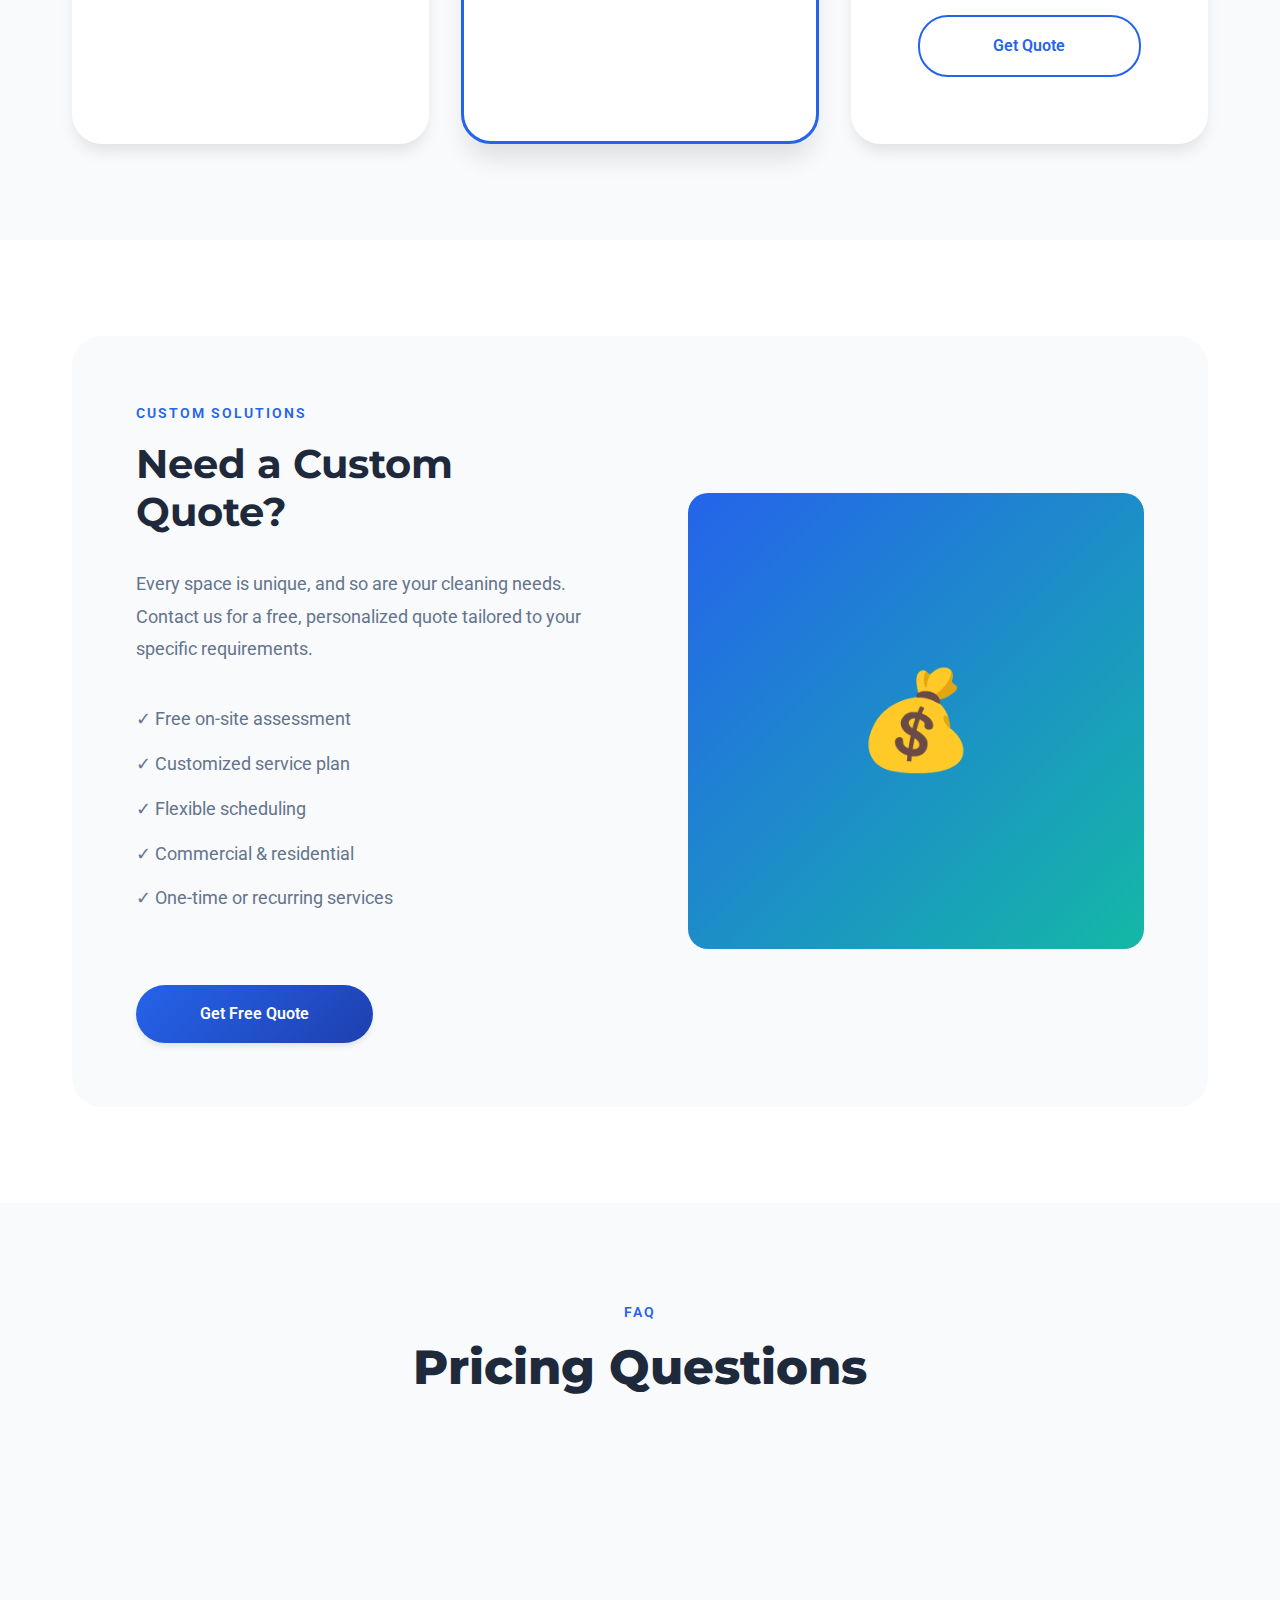
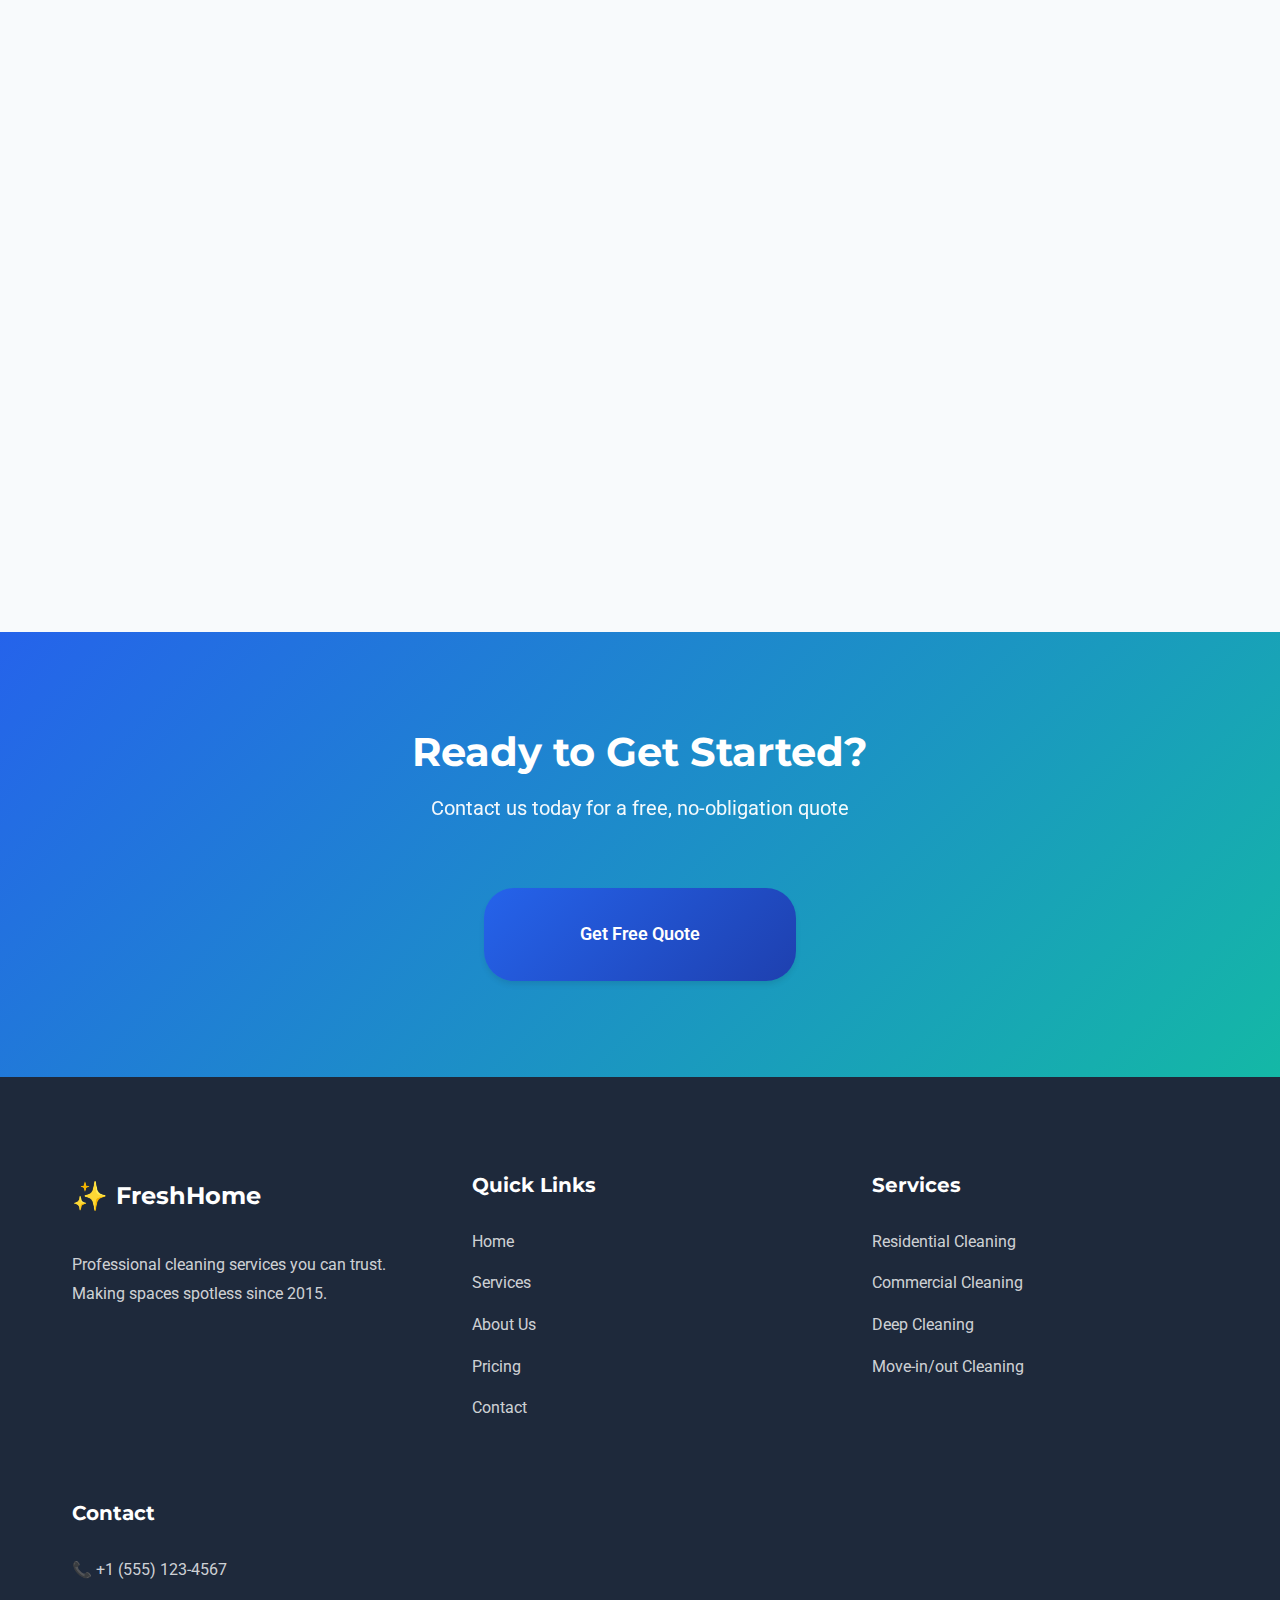
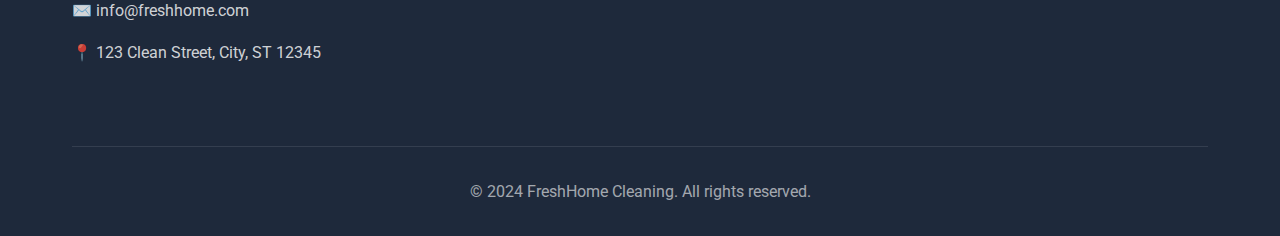
<file: 3site/pricing.html>
<!DOCTYPE html>
<html lang="en">
<head>
    <meta charset="UTF-8">
    <meta name="viewport" content="width=device-width, initial-scale=1.0">
    <title>Pricing - FreshHome Cleaning</title>
    <link rel="preconnect" href="https://fonts.googleapis.com">
    <link rel="preconnect" href="https://fonts.gstatic.com" crossorigin>
    <link href="https://fonts.googleapis.com/css2?family=Montserrat:wght@400;500;600;700;800&family=Roboto:wght@300;400;500;700&display=swap" rel="stylesheet">
    <link rel="stylesheet" href="styles.css">
</head>
<body>
    <!-- Navigation -->
    <nav class="navbar" id="navbar">
        <div class="nav-container">
            <a href="index.html" class="logo">
                <span class="logo-icon">✨</span>
                <span class="logo-text">FreshHome</span>
            </a>
            <ul class="nav-menu" id="navMenu">
                <li><a href="index.html" class="nav-link">Home</a></li>
                <li><a href="services.html" class="nav-link">Services</a></li>
                <li><a href="about.html" class="nav-link">About Us</a></li>
                <li><a href="pricing.html" class="nav-link active">Pricing</a></li>
                <li><a href="contact.html" class="nav-link">Contact</a></li>
            </ul>
            <a href="contact.html" class="btn-nav">Get Quote</a>
            <button class="menu-toggle" id="menuToggle">
                <span></span>
                <span></span>
                <span></span>
            </button>
        </div>
    </nav>

    <!-- Page Header -->
    <section class="page-header">
        <div class="container">
            <h1>Pricing</h1>
            <p>Transparent pricing with no hidden fees</p>
        </div>
    </section>

    <!-- Pricing Plans -->
    <section class="pricing-section">
        <div class="container">
            <div class="section-header">
                <span class="section-label">Our Packages</span>
                <h2 class="section-title">Choose Your Plan</h2>
                <p class="section-subtitle">All prices are estimates. Contact us for a free custom quote based on your specific needs.</p>
            </div>
            <div class="pricing-grid">
                <div class="pricing-card">
                    <div class="pricing-header">
                        <h3>Basic</h3>
                        <div class="pricing-amount">
                            <span class="currency">$</span>
                            <span class="amount">120</span>
                            <span class="period">/visit</span>
                        </div>
                    </div>
                    <ul class="pricing-features">
                        <li>✓ Up to 2 bedrooms</li>
                        <li>✓ 1 bathroom</li>
                        <li>✓ Kitchen cleaning</li>
                        <li>✓ Living area cleaning</li>
                        <li>✓ Standard cleaning supplies</li>
                        <li>✓ 2-3 hour service</li>
                    </ul>
                    <a href="contact.html" class="btn-outline btn-block">Get Quote</a>
                </div>
                <div class="pricing-card featured">
                    <div class="pricing-badge">Most Popular</div>
                    <div class="pricing-header">
                        <h3>Standard</h3>
                        <div class="pricing-amount">
                            <span class="currency">$</span>
                            <span class="amount">180</span>
                            <span class="period">/visit</span>
                        </div>
                    </div>
                    <ul class="pricing-features">
                        <li>✓ Up to 3 bedrooms</li>
                        <li>✓ 2 bathrooms</li>
                        <li>✓ Kitchen & dining</li>
                        <li>✓ All living areas</li>
                        <li>✓ Eco-friendly supplies</li>
                        <li>✓ 3-4 hour service</li>
                        <li>✓ Interior window cleaning</li>
                    </ul>
                    <a href="contact.html" class="btn-primary btn-block">Get Quote</a>
                </div>
                <div class="pricing-card">
                    <div class="pricing-header">
                        <h3>Premium</h3>
                        <div class="pricing-amount">
                            <span class="currency">$</span>
                            <span class="amount">250</span>
                            <span class="period">/visit</span>
                        </div>
                    </div>
                    <ul class="pricing-features">
                        <li>✓ Up to 4 bedrooms</li>
                        <li>✓ 3+ bathrooms</li>
                        <li>✓ Complete home cleaning</li>
                        <li>✓ Deep cleaning included</li>
                        <li>✓ Premium eco products</li>
                        <li>✓ 4-5 hour service</li>
                        <li>✓ Interior & exterior windows</li>
                        <li>✓ Appliance cleaning</li>
                    </ul>
                    <a href="contact.html" class="btn-outline btn-block">Get Quote</a>
                </div>
            </div>
        </div>
    </section>

    <!-- Custom Pricing -->
    <section class="custom-pricing">
        <div class="container">
            <div class="custom-pricing-content">
                <div class="custom-pricing-text">
                    <span class="section-label">Custom Solutions</span>
                    <h2>Need a Custom Quote?</h2>
                    <p>Every space is unique, and so are your cleaning needs. Contact us for a free, personalized quote tailored to your specific requirements.</p>
                    <ul class="custom-features">
                        <li>✓ Free on-site assessment</li>
                        <li>✓ Customized service plan</li>
                        <li>✓ Flexible scheduling</li>
                        <li>✓ Commercial & residential</li>
                        <li>✓ One-time or recurring services</li>
                    </ul>
                    <a href="contact.html" class="btn-primary">Get Free Quote</a>
                </div>
                <div class="custom-pricing-image">
                    <div class="image-placeholder-large">💰</div>
                </div>
            </div>
        </div>
    </section>

    <!-- Pricing FAQ -->
    <section class="pricing-faq">
        <div class="container">
            <div class="section-header">
                <span class="section-label">FAQ</span>
                <h2 class="section-title">Pricing Questions</h2>
            </div>
            <div class="faq-grid">
                <div class="faq-item">
                    <h3>How do you calculate pricing?</h3>
                    <p>Pricing is based on the size of your space, the type of cleaning required, and frequency. We provide free estimates after assessing your specific needs.</p>
                </div>
                <div class="faq-item">
                    <h3>Do you offer discounts?</h3>
                    <p>Yes! We offer discounts for recurring services (weekly, bi-weekly, monthly). Contact us to learn about our special pricing for regular clients.</p>
                </div>
                <div class="faq-item">
                    <h3>Are there any hidden fees?</h3>
                    <p>No hidden fees ever. The price we quote is the price you pay. We're transparent about all costs upfront.</p>
                </div>
                <div class="faq-item">
                    <h3>Can I customize my service?</h3>
                    <p>Absolutely! We work with you to create a custom cleaning plan that fits your specific needs and budget.</p>
                </div>
            </div>
        </div>
    </section>

    <!-- CTA Section -->
    <section class="cta-section">
        <div class="container">
            <div class="cta-content">
                <h2>Ready to Get Started?</h2>
                <p>Contact us today for a free, no-obligation quote</p>
                <a href="contact.html" class="btn-primary btn-large">Get Free Quote</a>
            </div>
        </div>
    </section>

    <!-- Footer -->
    <footer class="footer">
        <div class="container">
            <div class="footer-content">
                <div class="footer-col">
                    <div class="footer-logo">
                        <span class="logo-icon">✨</span>
                        <span class="logo-text">FreshHome</span>
                    </div>
                    <p>Professional cleaning services you can trust. Making spaces spotless since 2015.</p>
                </div>
                <div class="footer-col">
                    <h4>Quick Links</h4>
                    <ul class="footer-links">
                        <li><a href="index.html">Home</a></li>
                        <li><a href="services.html">Services</a></li>
                        <li><a href="about.html">About Us</a></li>
                        <li><a href="pricing.html">Pricing</a></li>
                        <li><a href="contact.html">Contact</a></li>
                    </ul>
                </div>
                <div class="footer-col">
                    <h4>Services</h4>
                    <ul class="footer-links">
                        <li><a href="services.html">Residential Cleaning</a></li>
                        <li><a href="services.html">Commercial Cleaning</a></li>
                        <li><a href="services.html">Deep Cleaning</a></li>
                        <li><a href="services.html">Move-in/out Cleaning</a></li>
                    </ul>
                </div>
                <div class="footer-col">
                    <h4>Contact</h4>
                    <ul class="footer-contact">
                        <li>📞 +1 (555) 123-4567</li>
                        <li>✉️ info@freshhome.com</li>
                        <li>📍 123 Clean Street, City, ST 12345</li>
                    </ul>
                </div>
            </div>
            <div class="footer-bottom">
                <p>&copy; 2024 FreshHome Cleaning. All rights reserved.</p>
            </div>
        </div>
    </footer>

    <script src="script.js"></script>
</body>
</html>
</file>
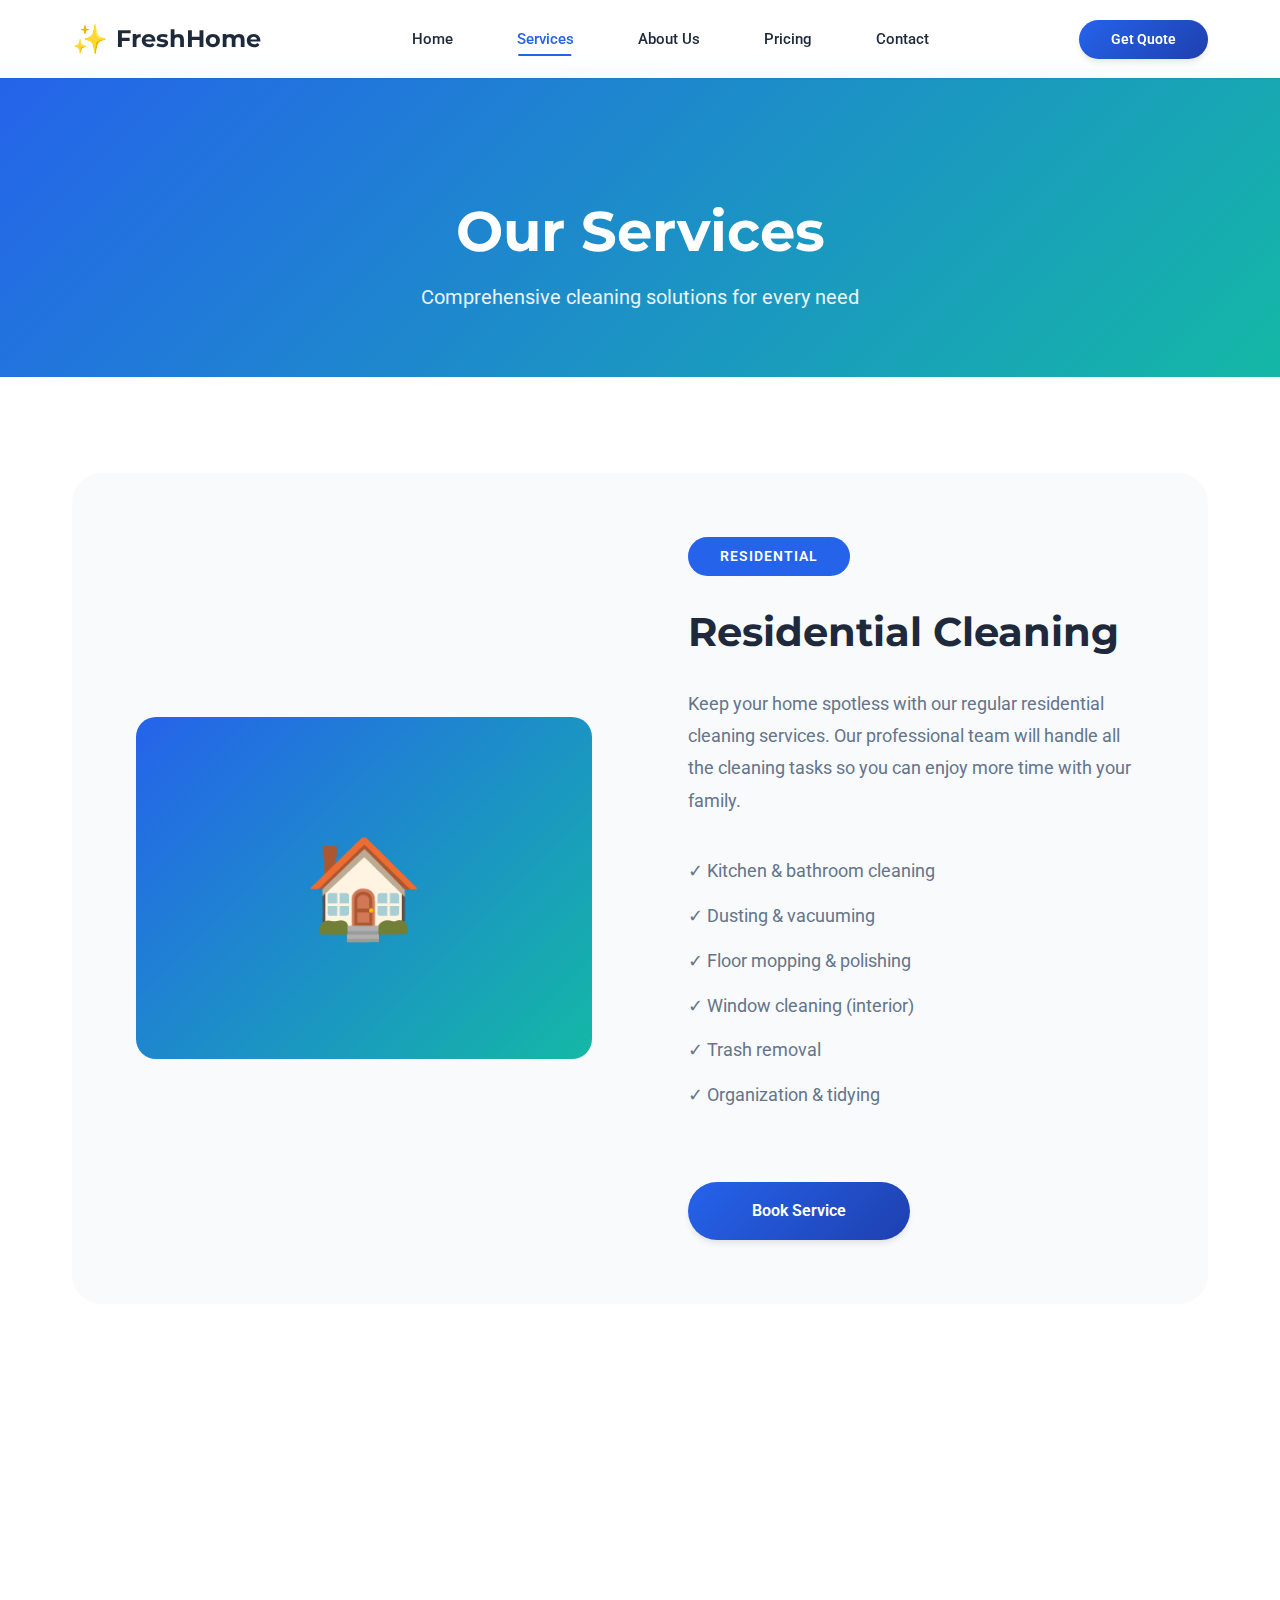
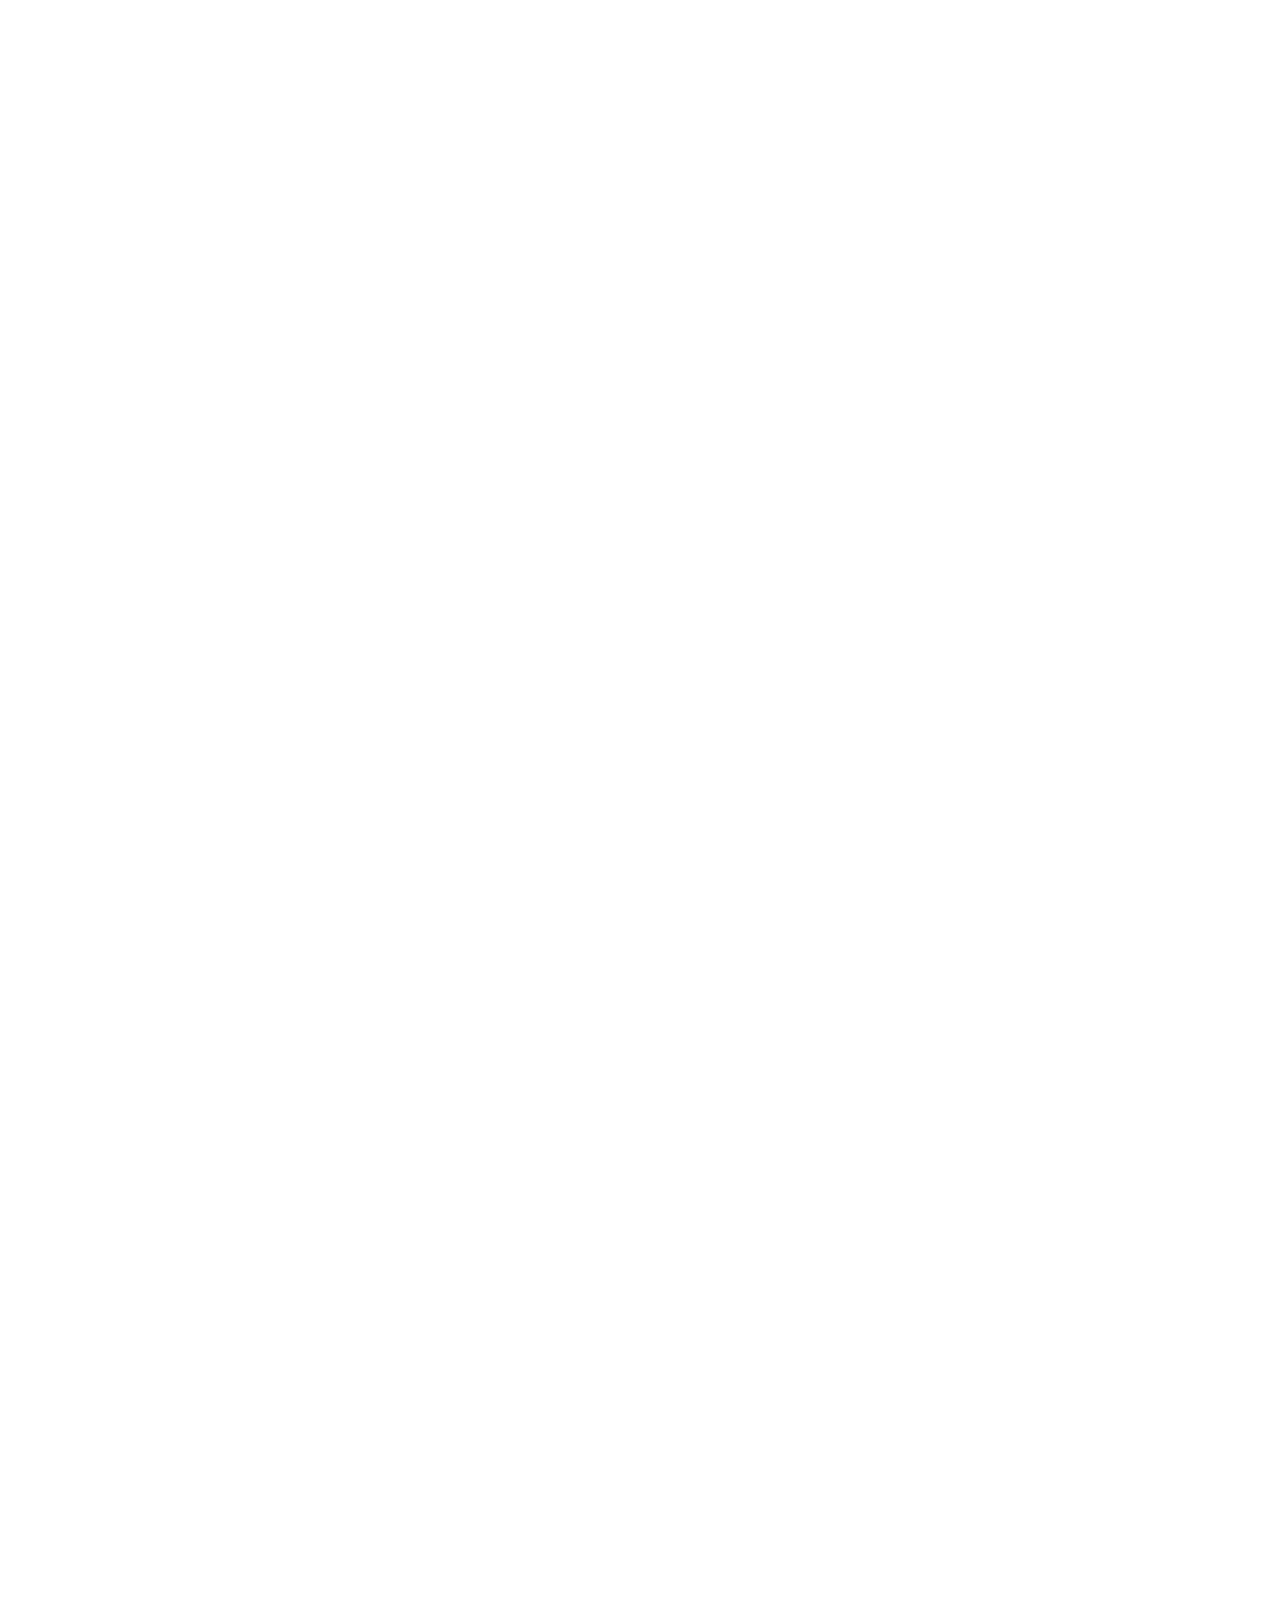
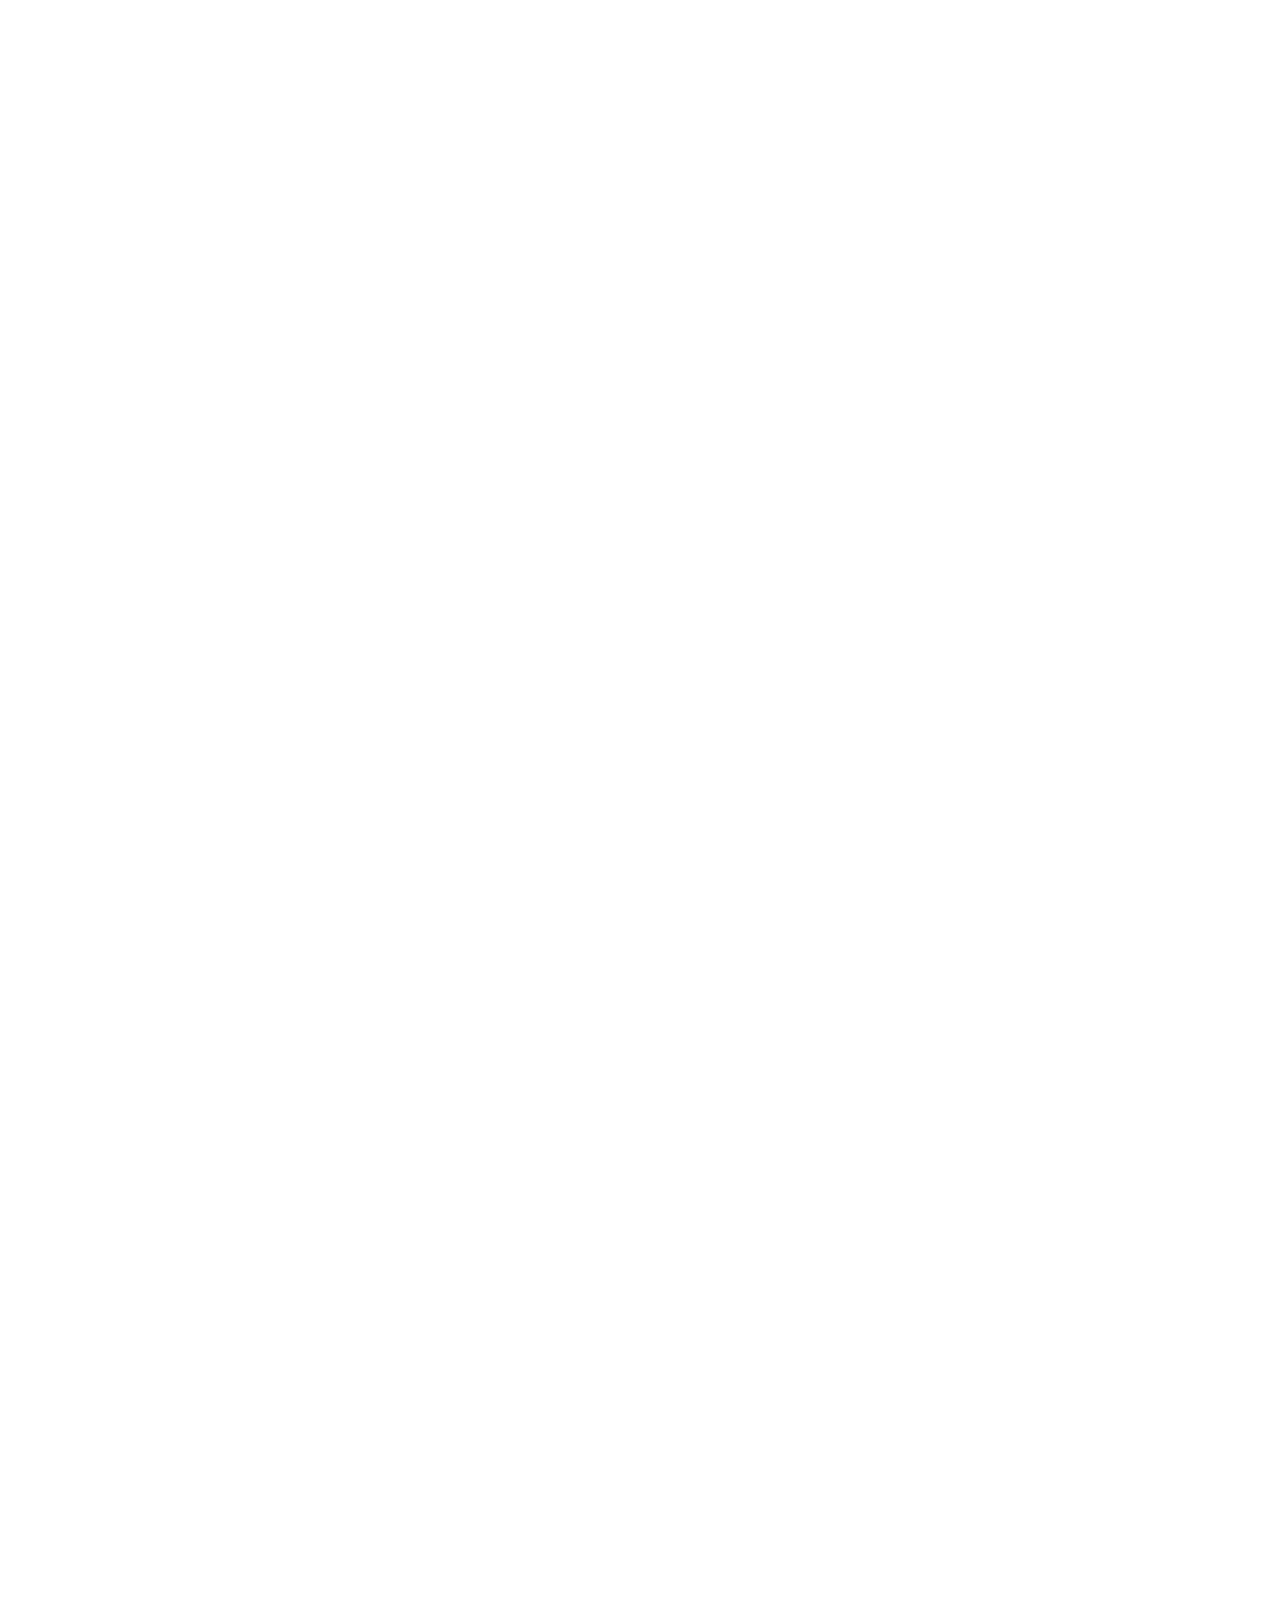
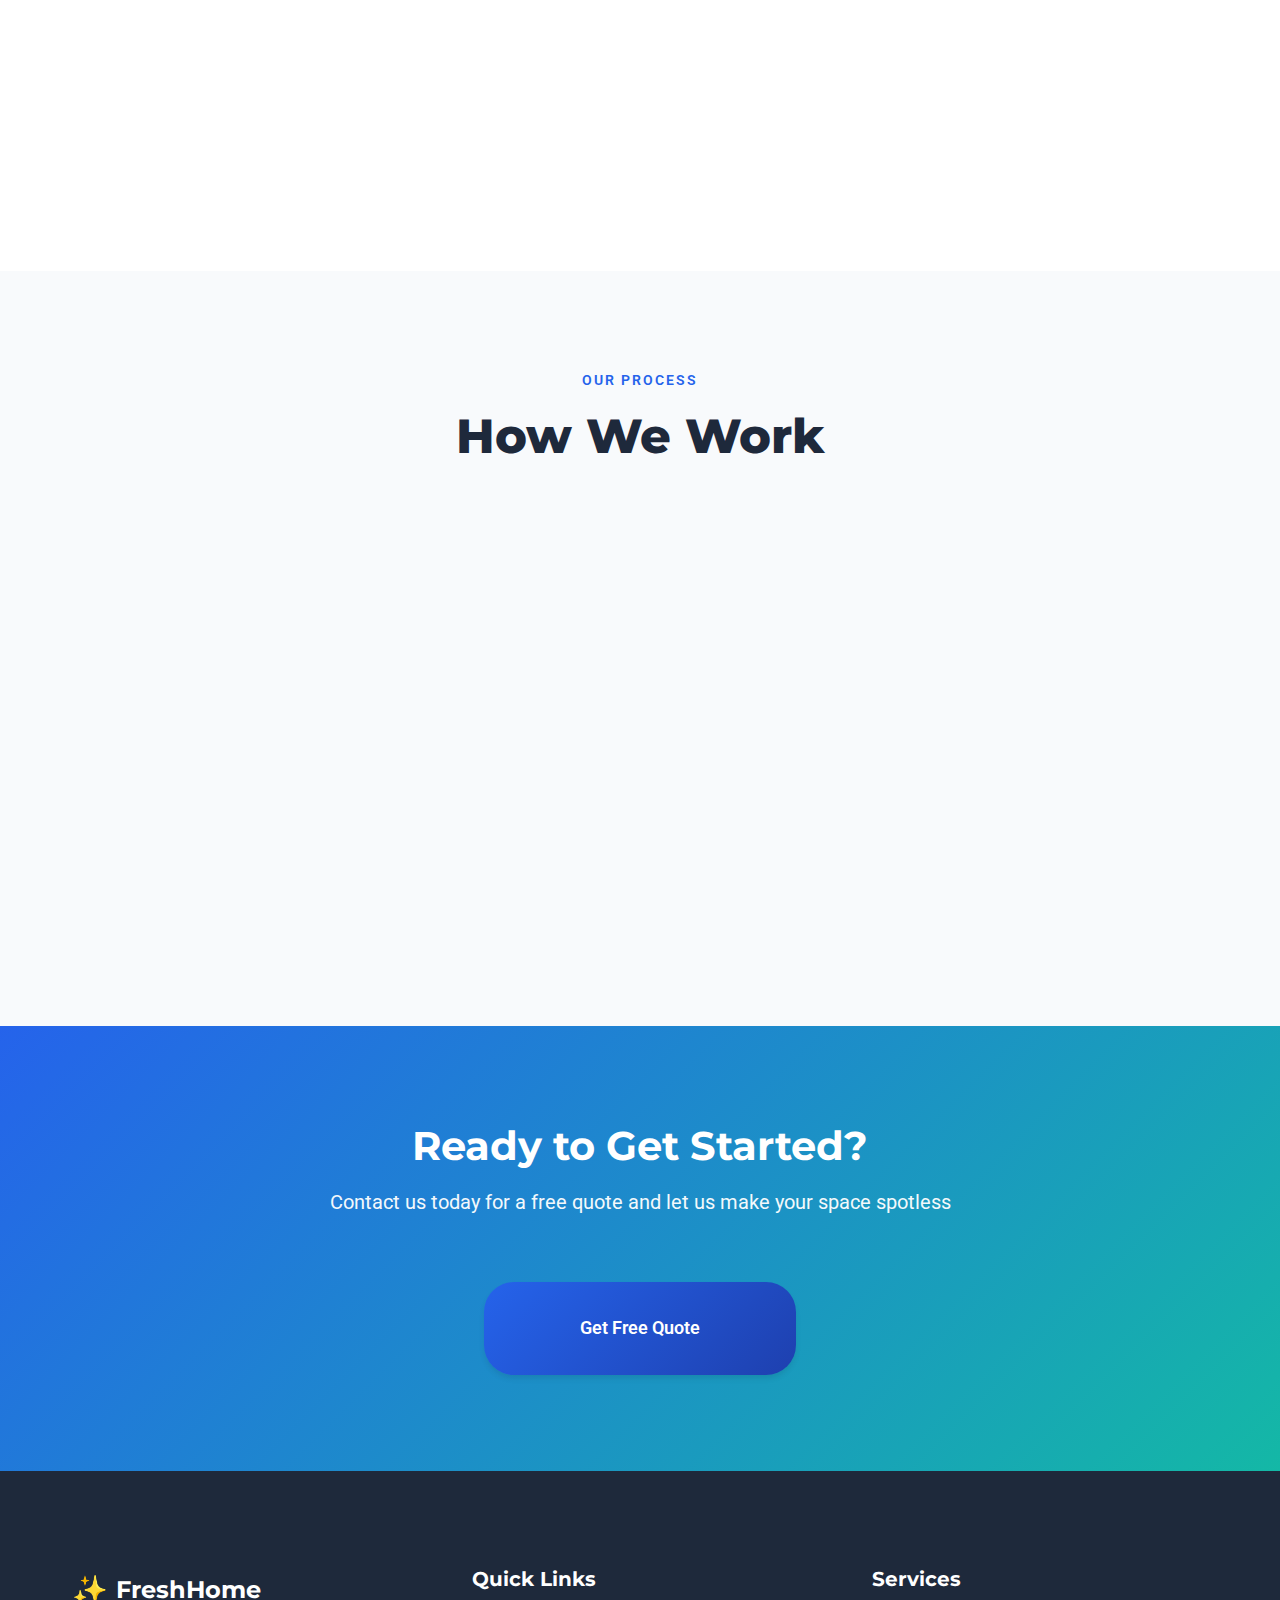
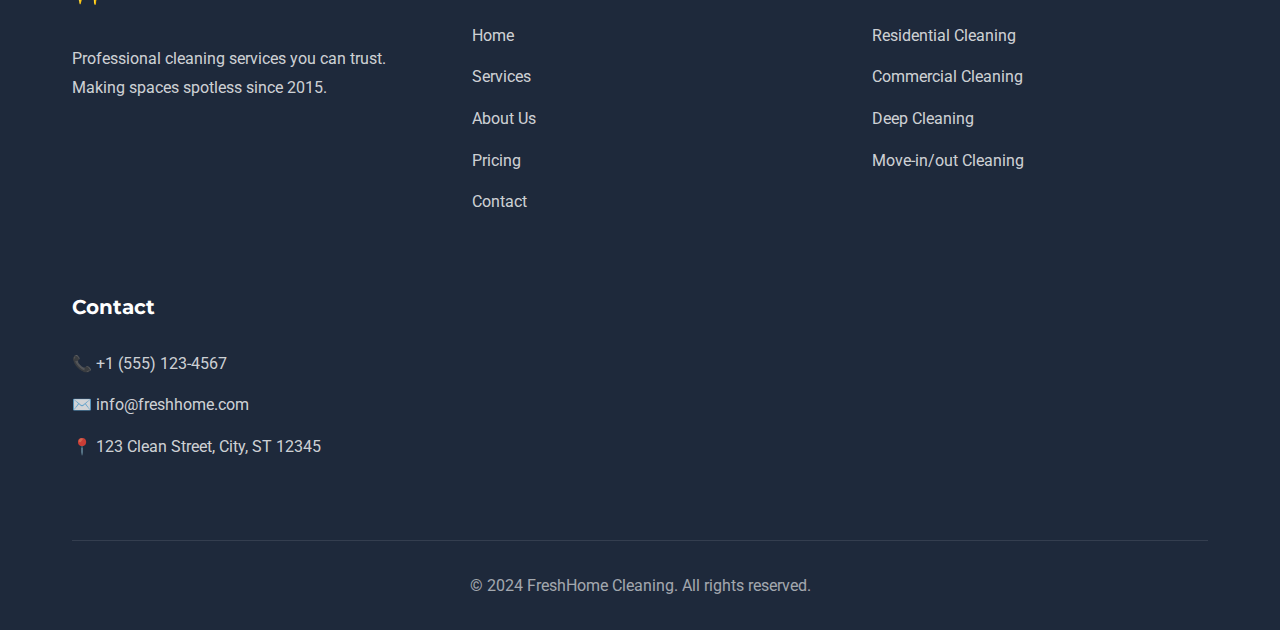
<file: 3site/services.html>
<!DOCTYPE html>
<html lang="en">
<head>
    <meta charset="UTF-8">
    <meta name="viewport" content="width=device-width, initial-scale=1.0">
    <title>Our Services - FreshHome Cleaning</title>
    <link rel="preconnect" href="https://fonts.googleapis.com">
    <link rel="preconnect" href="https://fonts.gstatic.com" crossorigin>
    <link href="https://fonts.googleapis.com/css2?family=Montserrat:wght@400;500;600;700;800&family=Roboto:wght@300;400;500;700&display=swap" rel="stylesheet">
    <link rel="stylesheet" href="styles.css">
</head>
<body>
    <!-- Navigation -->
    <nav class="navbar" id="navbar">
        <div class="nav-container">
            <a href="index.html" class="logo">
                <span class="logo-icon">✨</span>
                <span class="logo-text">FreshHome</span>
            </a>
            <ul class="nav-menu" id="navMenu">
                <li><a href="index.html" class="nav-link">Home</a></li>
                <li><a href="services.html" class="nav-link active">Services</a></li>
                <li><a href="about.html" class="nav-link">About Us</a></li>
                <li><a href="pricing.html" class="nav-link">Pricing</a></li>
                <li><a href="contact.html" class="nav-link">Contact</a></li>
            </ul>
            <a href="contact.html" class="btn-nav">Get Quote</a>
            <button class="menu-toggle" id="menuToggle">
                <span></span>
                <span></span>
                <span></span>
            </button>
        </div>
    </nav>

    <!-- Page Header -->
    <section class="page-header">
        <div class="container">
            <h1>Our Services</h1>
            <p>Comprehensive cleaning solutions for every need</p>
        </div>
    </section>

    <!-- Services Detail -->
    <section class="services-detail">
        <div class="container">
            <div class="service-detail-card">
                <div class="service-detail-image">
                    <div class="image-placeholder-large">🏠</div>
                </div>
                <div class="service-detail-content">
                    <span class="service-category">Residential</span>
                    <h2>Residential Cleaning</h2>
                    <p>Keep your home spotless with our regular residential cleaning services. Our professional team will handle all the cleaning tasks so you can enjoy more time with your family.</p>
                    <ul class="service-features">
                        <li>✓ Kitchen & bathroom cleaning</li>
                        <li>✓ Dusting & vacuuming</li>
                        <li>✓ Floor mopping & polishing</li>
                        <li>✓ Window cleaning (interior)</li>
                        <li>✓ Trash removal</li>
                        <li>✓ Organization & tidying</li>
                    </ul>
                    <a href="contact.html" class="btn-primary">Book Service</a>
                </div>
            </div>

            <div class="service-detail-card reverse">
                <div class="service-detail-content">
                    <span class="service-category">Commercial</span>
                    <h2>Commercial Cleaning</h2>
                    <p>Maintain a professional appearance for your business with our commercial cleaning services. We work around your schedule to minimize disruption to your operations.</p>
                    <ul class="service-features">
                        <li>✓ Office space cleaning</li>
                        <li>✓ Restroom sanitization</li>
                        <li>✓ Break room maintenance</li>
                        <li>✓ Floor care & carpet cleaning</li>
                        <li>✓ Window cleaning</li>
                        <li>✓ Waste management</li>
                    </ul>
                    <a href="contact.html" class="btn-primary">Book Service</a>
                </div>
                <div class="service-detail-image">
                    <div class="image-placeholder-large">🏢</div>
                </div>
            </div>

            <div class="service-detail-card">
                <div class="service-detail-image">
                    <div class="image-placeholder-large">🧹</div>
                </div>
                <div class="service-detail-content">
                    <span class="service-category">Deep Cleaning</span>
                    <h2>Deep Cleaning</h2>
                    <p>Perfect for move-in/move-out, spring cleaning, or special occasions. Our deep cleaning service provides a thorough, comprehensive cleaning of your entire space.</p>
                    <ul class="service-features">
                        <li>✓ Detailed scrubbing & sanitizing</li>
                        <li>✓ Inside appliances cleaning</li>
                        <li>✓ Baseboards & moldings</li>
                        <li>✓ Ceiling fans & light fixtures</li>
                        <li>✓ Window tracks & sills</li>
                        <li>✓ Complete sanitization</li>
                    </ul>
                    <a href="contact.html" class="btn-primary">Book Service</a>
                </div>
            </div>

            <div class="service-detail-card reverse">
                <div class="service-detail-content">
                    <span class="service-category">Specialized</span>
                    <h2>Move-in/out Cleaning</h2>
                    <p>Make moving easier with our specialized move-in/move-out cleaning services. We ensure your old or new space is perfectly clean and ready.</p>
                    <ul class="service-features">
                        <li>✓ Empty property cleaning</li>
                        <li>✓ Deep sanitization</li>
                        <li>✓ Appliance cleaning</li>
                        <li>✓ Carpet & floor care</li>
                        <li>✓ Window cleaning (inside & out)</li>
                        <li>✓ Final inspection guarantee</li>
                    </ul>
                    <a href="contact.html" class="btn-primary">Book Service</a>
                </div>
                <div class="service-detail-image">
                    <div class="image-placeholder-large">📦</div>
                </div>
            </div>

            <div class="service-detail-card">
                <div class="service-detail-image">
                    <div class="image-placeholder-large">🪟</div>
                </div>
                <div class="service-detail-content">
                    <span class="service-category">Additional</span>
                    <h2>Additional Services</h2>
                    <p>We offer a range of additional services to meet all your cleaning needs. Customize your service package to fit your requirements.</p>
                    <ul class="service-features">
                        <li>✓ Carpet & upholstery cleaning</li>
                        <li>✓ Window washing (interior & exterior)</li>
                        <li>✓ Oven & refrigerator cleaning</li>
                        <li>✓ Garage & basement cleaning</li>
                        <li>✓ Patio & deck cleaning</li>
                        <li>✓ Post-construction cleanup</li>
                    </ul>
                    <a href="contact.html" class="btn-primary">Book Service</a>
                </div>
            </div>
        </div>
    </section>

    <!-- Process Section -->
    <section class="process-section">
        <div class="container">
            <div class="section-header">
                <span class="section-label">Our Process</span>
                <h2 class="section-title">How We Work</h2>
            </div>
            <div class="process-steps">
                <div class="process-step">
                    <div class="step-number">01</div>
                    <h3>Schedule</h3>
                    <p>Contact us to schedule your cleaning service at your convenience</p>
                </div>
                <div class="process-step">
                    <div class="step-number">02</div>
                    <h3>Customize</h3>
                    <p>Tell us your specific needs and preferences for a tailored service</p>
                </div>
                <div class="process-step">
                    <div class="step-number">03</div>
                    <h3>Clean</h3>
                    <p>Our professional team arrives and completes the job to perfection</p>
                </div>
                <div class="process-step">
                    <div class="step-number">04</div>
                    <h3>Enjoy</h3>
                    <p>Relax and enjoy your spotless, fresh space</p>
                </div>
            </div>
        </div>
    </section>

    <!-- CTA Section -->
    <section class="cta-section">
        <div class="container">
            <div class="cta-content">
                <h2>Ready to Get Started?</h2>
                <p>Contact us today for a free quote and let us make your space spotless</p>
                <a href="contact.html" class="btn-primary btn-large">Get Free Quote</a>
            </div>
        </div>
    </section>

    <!-- Footer -->
    <footer class="footer">
        <div class="container">
            <div class="footer-content">
                <div class="footer-col">
                    <div class="footer-logo">
                        <span class="logo-icon">✨</span>
                        <span class="logo-text">FreshHome</span>
                    </div>
                    <p>Professional cleaning services you can trust. Making spaces spotless since 2015.</p>
                </div>
                <div class="footer-col">
                    <h4>Quick Links</h4>
                    <ul class="footer-links">
                        <li><a href="index.html">Home</a></li>
                        <li><a href="services.html">Services</a></li>
                        <li><a href="about.html">About Us</a></li>
                        <li><a href="pricing.html">Pricing</a></li>
                        <li><a href="contact.html">Contact</a></li>
                    </ul>
                </div>
                <div class="footer-col">
                    <h4>Services</h4>
                    <ul class="footer-links">
                        <li><a href="services.html">Residential Cleaning</a></li>
                        <li><a href="services.html">Commercial Cleaning</a></li>
                        <li><a href="services.html">Deep Cleaning</a></li>
                        <li><a href="services.html">Move-in/out Cleaning</a></li>
                    </ul>
                </div>
                <div class="footer-col">
                    <h4>Contact</h4>
                    <ul class="footer-contact">
                        <li>📞 +1 (555) 123-4567</li>
                        <li>✉️ info@freshhome.com</li>
                        <li>📍 123 Clean Street, City, ST 12345</li>
                    </ul>
                </div>
            </div>
            <div class="footer-bottom">
                <p>&copy; 2024 FreshHome Cleaning. All rights reserved.</p>
            </div>
        </div>
    </footer>

    <script src="script.js"></script>
</body>
</html>
</file>
<file: 3site/styles.css>
/* ============================================
   RESET & BASE STYLES
   ============================================ */
* {
    margin: 0;
    padding: 0;
    box-sizing: border-box;
}

:root {
    /* Clean Color Palette */
    --primary-blue: #2563eb;
    --primary-blue-dark: #1e40af;
    --primary-blue-light: #3b82f6;
    --accent-teal: #14b8a6;
    --accent-teal-dark: #0d9488;
    --accent-green: #10b981;
    --bg-white: #ffffff;
    --bg-light: #f8fafc;
    --bg-gray: #f1f5f9;
    --text-dark: #1e293b;
    --text-gray: #64748b;
    --text-light: #94a3b8;
    --border-light: #e2e8f0;
    
    /* Spacing */
    --spacing-xs: 0.5rem;
    --spacing-sm: 1rem;
    --spacing-md: 2rem;
    --spacing-lg: 4rem;
    --spacing-xl: 6rem;
    
    /* Shadows */
    --shadow-sm: 0 1px 2px 0 rgba(0, 0, 0, 0.05);
    --shadow-md: 0 4px 6px -1px rgba(0, 0, 0, 0.1);
    --shadow-lg: 0 10px 15px -3px rgba(0, 0, 0, 0.1);
    --shadow-xl: 0 20px 25px -5px rgba(0, 0, 0, 0.1);
}

html {
    scroll-behavior: smooth;
}

body {
    font-family: 'Roboto', sans-serif;
    color: var(--text-dark);
    background: var(--bg-white);
    line-height: 1.6;
    overflow-x: hidden;
}

h1, h2, h3, h4, h5, h6 {
    font-family: 'Montserrat', sans-serif;
    font-weight: 700;
    line-height: 1.2;
}

.container {
    max-width: 1200px;
    margin: 0 auto;
    padding: 0 var(--spacing-md);
}

/* ============================================
   NAVIGATION
   ============================================ */
.navbar {
    position: fixed;
    top: 0;
    left: 0;
    right: 0;
    background: rgba(255, 255, 255, 0.95);
    backdrop-filter: blur(10px);
    z-index: 1000;
    padding: var(--spacing-sm) 0;
    box-shadow: var(--shadow-sm);
    transition: all 0.3s ease;
}

.navbar.scrolled {
    box-shadow: var(--shadow-md);
    padding: var(--spacing-xs) 0;
}

.nav-container {
    max-width: 1200px;
    margin: 0 auto;
    padding: 0 var(--spacing-md);
    display: flex;
    justify-content: space-between;
    align-items: center;
}

.logo {
    display: flex;
    align-items: center;
    gap: var(--spacing-xs);
    text-decoration: none;
    color: var(--text-dark);
    font-family: 'Montserrat', sans-serif;
    font-size: 1.5rem;
    font-weight: 700;
    transition: transform 0.3s ease;
}

.logo:hover {
    transform: scale(1.05);
}

.logo-icon {
    font-size: 1.8rem;
}

.nav-menu {
    display: flex;
    list-style: none;
    gap: var(--spacing-md);
    align-items: center;
}

.nav-link {
    color: var(--text-dark);
    text-decoration: none;
    font-weight: 500;
    font-size: 0.95rem;
    padding: var(--spacing-xs) var(--spacing-sm);
    border-radius: 8px;
    transition: all 0.3s ease;
    position: relative;
}

.nav-link::after {
    content: '';
    position: absolute;
    bottom: 0;
    left: 50%;
    transform: translateX(-50%);
    width: 0;
    height: 2px;
    background: var(--primary-blue);
    transition: width 0.3s ease;
}

.nav-link:hover::after,
.nav-link.active::after {
    width: 60%;
}

.nav-link:hover,
.nav-link.active {
    color: var(--primary-blue);
}

.btn-nav {
    background: linear-gradient(135deg, var(--primary-blue) 0%, var(--primary-blue-dark) 100%);
    color: var(--bg-white);
    padding: var(--spacing-xs) var(--spacing-md);
    border-radius: 25px;
    text-decoration: none;
    font-weight: 600;
    font-size: 0.9rem;
    transition: all 0.3s ease;
    box-shadow: var(--shadow-md);
}

.btn-nav:hover {
    transform: translateY(-2px);
    box-shadow: var(--shadow-lg);
}

.menu-toggle {
    display: none;
    flex-direction: column;
    gap: 5px;
    background: none;
    border: none;
    cursor: pointer;
    padding: var(--spacing-xs);
}

.menu-toggle span {
    width: 25px;
    height: 3px;
    background: var(--text-dark);
    border-radius: 3px;
    transition: all 0.3s ease;
}

/* ============================================
   HERO SECTION
   ============================================ */
.hero-home {
    min-height: 100vh;
    display: flex;
    flex-direction: column;
    justify-content: center;
    align-items: center;
    position: relative;
    padding: 8rem var(--spacing-md) var(--spacing-xl);
    background: linear-gradient(135deg, #e0f2fe 0%, #f0f9ff 50%, #ffffff 100%);
    overflow: hidden;
}

.hero-bg {
    position: absolute;
    top: 0;
    left: 0;
    right: 0;
    bottom: 0;
    overflow: hidden;
}

.hero-pattern {
    position: absolute;
    width: 100%;
    height: 100%;
    background-image: 
        radial-gradient(circle at 20% 50%, rgba(37, 99, 235, 0.1) 0%, transparent 50%),
        radial-gradient(circle at 80% 80%, rgba(20, 184, 166, 0.1) 0%, transparent 50%);
    animation: patternMove 20s ease-in-out infinite;
}

@keyframes patternMove {
    0%, 100% { transform: translate(0, 0) rotate(0deg); }
    50% { transform: translate(-20px, -20px) rotate(2deg); }
}

.hero-content {
    position: relative;
    z-index: 1;
    text-align: center;
    max-width: 800px;
    animation: fadeInUp 1s ease;
}

.hero-badge {
    display: inline-block;
    background: var(--bg-white);
    color: var(--primary-blue);
    padding: var(--spacing-xs) var(--spacing-md);
    border-radius: 25px;
    font-size: 0.875rem;
    font-weight: 600;
    margin-bottom: var(--spacing-md);
    box-shadow: var(--shadow-md);
    letter-spacing: 0.5px;
}

.hero-title {
    font-size: 5rem;
    margin-bottom: var(--spacing-md);
    line-height: 1.1;
}

.title-line {
    display: block;
}

.title-line.accent {
    background: linear-gradient(135deg, var(--primary-blue) 0%, var(--accent-teal) 100%);
    -webkit-background-clip: text;
    -webkit-text-fill-color: transparent;
    background-clip: text;
}

.hero-subtitle {
    font-size: 1.5rem;
    color: var(--text-gray);
    font-weight: 400;
    margin-bottom: var(--spacing-sm);
}

.hero-description {
    font-size: 1.125rem;
    color: var(--text-gray);
    line-height: 1.8;
    margin-bottom: var(--spacing-lg);
    max-width: 600px;
    margin-left: auto;
    margin-right: auto;
}

.hero-buttons {
    display: flex;
    gap: var(--spacing-sm);
    justify-content: center;
    flex-wrap: wrap;
}

@keyframes fadeInUp {
    from {
        opacity: 0;
        transform: translateY(30px);
    }
    to {
        opacity: 1;
        transform: translateY(0);
    }
}

.hero-stats {
    position: absolute;
    bottom: var(--spacing-lg);
    left: 50%;
    transform: translateX(-50%);
    display: flex;
    gap: var(--spacing-xl);
    background: var(--bg-white);
    padding: var(--spacing-md) var(--spacing-lg);
    border-radius: 20px;
    box-shadow: var(--shadow-xl);
    z-index: 2;
}

.stat-item {
    text-align: center;
}

.stat-number {
    font-size: 2.5rem;
    font-weight: 800;
    font-family: 'Montserrat', sans-serif;
    background: linear-gradient(135deg, var(--primary-blue) 0%, var(--accent-teal) 100%);
    -webkit-background-clip: text;
    -webkit-text-fill-color: transparent;
    background-clip: text;
    margin-bottom: var(--spacing-xs);
}

.stat-label {
    font-size: 0.875rem;
    color: var(--text-gray);
    font-weight: 500;
    text-transform: uppercase;
    letter-spacing: 1px;
}

/* ============================================
   BUTTONS
   ============================================ */
.btn-primary {
    background: linear-gradient(135deg, var(--primary-blue) 0%, var(--primary-blue-dark) 100%);
    color: var(--bg-white);
    padding: var(--spacing-sm) var(--spacing-lg);
    border-radius: 30px;
    text-decoration: none;
    font-weight: 600;
    font-size: 1rem;
    display: inline-block;
    transition: all 0.3s ease;
    box-shadow: var(--shadow-md);
    border: none;
    cursor: pointer;
}

.btn-primary:hover {
    transform: translateY(-3px);
    box-shadow: var(--shadow-lg);
}

.btn-primary.btn-large {
    padding: var(--spacing-md) var(--spacing-xl);
    font-size: 1.125rem;
}

.btn-primary.btn-block {
    width: 100%;
    text-align: center;
}

.btn-secondary {
    background: var(--bg-white);
    color: var(--primary-blue);
    padding: var(--spacing-sm) var(--spacing-lg);
    border-radius: 30px;
    text-decoration: none;
    font-weight: 600;
    font-size: 1rem;
    display: inline-block;
    transition: all 0.3s ease;
    box-shadow: var(--shadow-md);
    border: 2px solid var(--primary-blue);
}

.btn-secondary:hover {
    background: var(--primary-blue);
    color: var(--bg-white);
    transform: translateY(-3px);
}

.btn-outline {
    background: transparent;
    color: var(--primary-blue);
    padding: var(--spacing-sm) var(--spacing-lg);
    border-radius: 30px;
    text-decoration: none;
    font-weight: 600;
    font-size: 1rem;
    display: inline-block;
    transition: all 0.3s ease;
    border: 2px solid var(--primary-blue);
}

.btn-outline:hover {
    background: var(--primary-blue);
    color: var(--bg-white);
    transform: translateY(-3px);
}

.btn-outline.btn-block {
    width: 100%;
    text-align: center;
}

/* ============================================
   SECTION STYLES
   ============================================ */
section {
    padding: var(--spacing-xl) 0;
}

.section-header {
    text-align: center;
    margin-bottom: var(--spacing-lg);
}

.section-label {
    display: inline-block;
    color: var(--primary-blue);
    font-size: 0.875rem;
    font-weight: 600;
    text-transform: uppercase;
    letter-spacing: 2px;
    margin-bottom: var(--spacing-sm);
}

.section-title {
    font-size: 3rem;
    color: var(--text-dark);
    margin-bottom: var(--spacing-sm);
    font-weight: 800;
}

.section-subtitle {
    font-size: 1.125rem;
    color: var(--text-gray);
    max-width: 600px;
    margin: 0 auto;
}

/* ============================================
   PAGE HEADER
   ============================================ */
.page-header {
    background: linear-gradient(135deg, var(--primary-blue) 0%, var(--accent-teal) 100%);
    color: var(--bg-white);
    padding: 8rem var(--spacing-md) var(--spacing-lg);
    text-align: center;
    margin-top: 70px;
}

.page-header h1 {
    font-size: 3.5rem;
    margin-bottom: var(--spacing-sm);
    color: var(--bg-white);
}

.page-header p {
    font-size: 1.25rem;
    opacity: 0.9;
}

/* ============================================
   FEATURES SECTION
   ============================================ */
.features-section {
    background: var(--bg-light);
}

.features-grid {
    display: grid;
    grid-template-columns: repeat(auto-fit, minmax(300px, 1fr));
    gap: var(--spacing-md);
}

.feature-card {
    background: var(--bg-white);
    padding: var(--spacing-lg);
    border-radius: 20px;
    text-align: center;
    box-shadow: var(--shadow-md);
    transition: all 0.3s ease;
    border: 2px solid transparent;
}

.feature-card:hover {
    transform: translateY(-10px);
    box-shadow: var(--shadow-xl);
    border-color: var(--primary-blue);
}

.feature-icon {
    font-size: 3.5rem;
    margin-bottom: var(--spacing-md);
    filter: drop-shadow(0 4px 6px rgba(0, 0, 0, 0.1));
}

.feature-card h3 {
    font-size: 1.5rem;
    margin-bottom: var(--spacing-sm);
    color: var(--text-dark);
}

.feature-card p {
    color: var(--text-gray);
    line-height: 1.8;
}

/* ============================================
   SERVICES PREVIEW
   ============================================ */
.services-preview {
    background: var(--bg-white);
}

.services-grid {
    display: grid;
    grid-template-columns: repeat(auto-fit, minmax(320px, 1fr));
    gap: var(--spacing-md);
    margin-bottom: var(--spacing-lg);
}

.service-card {
    background: var(--bg-white);
    border-radius: 20px;
    overflow: hidden;
    box-shadow: var(--shadow-md);
    transition: all 0.3s ease;
    border: 2px solid var(--border-light);
}

.service-card:hover {
    transform: translateY(-10px);
    box-shadow: var(--shadow-xl);
    border-color: var(--primary-blue);
}

.service-image {
    width: 100%;
    aspect-ratio: 16/9;
    background: linear-gradient(135deg, var(--primary-blue) 0%, var(--accent-teal) 100%);
    display: flex;
    align-items: center;
    justify-content: center;
    overflow: hidden;
}

.service-image img {
    width: 100%;
    height: 100%;
    object-fit: cover;
    display: block;
}

.image-placeholder {
    font-size: 4rem;
    color: var(--bg-white);
}

.image-placeholder-large {
    font-size: 6rem;
    color: var(--bg-white);
}

.service-content {
    padding: var(--spacing-lg);
}

.service-content h3 {
    font-size: 1.5rem;
    margin-bottom: var(--spacing-sm);
    color: var(--text-dark);
}

.service-content p {
    color: var(--text-gray);
    line-height: 1.8;
    margin-bottom: var(--spacing-md);
}

.service-link {
    color: var(--primary-blue);
    text-decoration: none;
    font-weight: 600;
    transition: all 0.3s ease;
}

.service-link:hover {
    color: var(--accent-teal);
    gap: var(--spacing-xs);
}

.text-center {
    text-align: center;
}

/* ============================================
   TESTIMONIALS
   ============================================ */
.testimonials-section {
    background: var(--bg-gray);
}

.testimonials-grid {
    display: grid;
    grid-template-columns: repeat(auto-fit, minmax(300px, 1fr));
    gap: var(--spacing-md);
}

.testimonial-card {
    background: var(--bg-white);
    padding: var(--spacing-lg);
    border-radius: 20px;
    box-shadow: var(--shadow-md);
    border-left: 4px solid var(--primary-blue);
}

.testimonial-stars {
    font-size: 1.25rem;
    margin-bottom: var(--spacing-md);
}

.testimonial-text {
    color: var(--text-gray);
    line-height: 1.8;
    font-style: italic;
    margin-bottom: var(--spacing-md);
    font-size: 1.125rem;
}

.testimonial-author {
    border-top: 1px solid var(--border-light);
    padding-top: var(--spacing-md);
}

.author-name {
    font-weight: 600;
    color: var(--text-dark);
    margin-bottom: var(--spacing-xs);
}

.author-role {
    color: var(--text-gray);
    font-size: 0.875rem;
}

/* ============================================
   CTA SECTION
   ============================================ */
.cta-section {
    background: linear-gradient(135deg, var(--primary-blue) 0%, var(--accent-teal) 100%);
    color: var(--bg-white);
    text-align: center;
}

.cta-content h2 {
    font-size: 2.5rem;
    color: var(--bg-white);
    margin-bottom: var(--spacing-sm);
}

.cta-content p {
    font-size: 1.25rem;
    margin-bottom: var(--spacing-lg);
    opacity: 0.95;
}

/* ============================================
   SERVICES DETAIL
   ============================================ */
.services-detail {
    background: var(--bg-white);
    padding: var(--spacing-xl) 0;
}

.service-detail-card {
    display: grid;
    grid-template-columns: 1fr 1fr;
    gap: var(--spacing-xl);
    align-items: center;
    margin-bottom: var(--spacing-xl);
    padding: var(--spacing-lg);
    background: var(--bg-light);
    border-radius: 30px;
}

.service-detail-card.reverse {
    direction: rtl;
}

.service-detail-card.reverse > * {
    direction: ltr;
}

.service-detail-image {
    border-radius: 20px;
    overflow: hidden;
    aspect-ratio: 4/3;
    background: linear-gradient(135deg, var(--primary-blue) 0%, var(--accent-teal) 100%);
    display: flex;
    align-items: center;
    justify-content: center;
}

.service-detail-content h2 {
    font-size: 2.5rem;
    margin-bottom: var(--spacing-md);
    color: var(--text-dark);
}

.service-category {
    display: inline-block;
    background: var(--primary-blue);
    color: var(--bg-white);
    padding: var(--spacing-xs) var(--spacing-md);
    border-radius: 20px;
    font-size: 0.875rem;
    font-weight: 600;
    margin-bottom: var(--spacing-md);
    text-transform: uppercase;
    letter-spacing: 1px;
}

.service-detail-content p {
    color: var(--text-gray);
    line-height: 1.8;
    font-size: 1.125rem;
    margin-bottom: var(--spacing-md);
}

.service-features {
    list-style: none;
    margin-bottom: var(--spacing-lg);
}

.service-features li {
    padding: var(--spacing-xs) 0;
    color: var(--text-gray);
    font-size: 1.125rem;
}

/* ============================================
   PROCESS SECTION
   ============================================ */
.process-section {
    background: var(--bg-light);
}

.process-steps {
    display: grid;
    grid-template-columns: repeat(auto-fit, minmax(250px, 1fr));
    gap: var(--spacing-md);
}

.process-step {
    background: var(--bg-white);
    padding: var(--spacing-lg);
    border-radius: 20px;
    text-align: center;
    box-shadow: var(--shadow-md);
    position: relative;
    border-top: 4px solid var(--primary-blue);
}

.step-number {
    font-size: 3rem;
    font-weight: 800;
    background: linear-gradient(135deg, var(--primary-blue) 0%, var(--accent-teal) 100%);
    -webkit-background-clip: text;
    -webkit-text-fill-color: transparent;
    background-clip: text;
    margin-bottom: var(--spacing-md);
}

.process-step h3 {
    font-size: 1.5rem;
    margin-bottom: var(--spacing-sm);
    color: var(--text-dark);
}

.process-step p {
    color: var(--text-gray);
    line-height: 1.8;
}

/* ============================================
   ABOUT STORY
   ============================================ */
.about-story {
    background: var(--bg-white);
}

.about-content {
    display: grid;
    grid-template-columns: 1fr 1fr;
    gap: var(--spacing-xl);
    align-items: center;
}

.about-image-wrapper {
    border-radius: 30px;
    overflow: hidden;
    box-shadow: var(--shadow-xl);
}

.about-image {
    aspect-ratio: 4/5;
    background: linear-gradient(135deg, var(--primary-blue) 0%, var(--accent-teal) 100%);
    display: flex;
    align-items: center;
    justify-content: center;
}

.about-text-content h2 {
    font-size: 2.5rem;
    margin-bottom: var(--spacing-md);
    color: var(--text-dark);
}

.about-text-content p {
    color: var(--text-gray);
    line-height: 1.8;
    font-size: 1.125rem;
    margin-bottom: var(--spacing-md);
}

/* ============================================
   VALUES SECTION
   ============================================ */
.values-section {
    background: var(--bg-light);
}

.values-grid {
    display: grid;
    grid-template-columns: repeat(auto-fit, minmax(250px, 1fr));
    gap: var(--spacing-md);
}

.value-card {
    background: var(--bg-white);
    padding: var(--spacing-lg);
    border-radius: 20px;
    text-align: center;
    box-shadow: var(--shadow-md);
    transition: all 0.3s ease;
}

.value-card:hover {
    transform: translateY(-10px);
    box-shadow: var(--shadow-xl);
}

.value-icon {
    font-size: 3.5rem;
    margin-bottom: var(--spacing-md);
}

.value-card h3 {
    font-size: 1.5rem;
    margin-bottom: var(--spacing-sm);
    color: var(--text-dark);
}

.value-card p {
    color: var(--text-gray);
    line-height: 1.8;
}

/* ============================================
   TEAM SECTION
   ============================================ */
.team-section {
    background: var(--bg-white);
}

.team-grid {
    display: grid;
    grid-template-columns: repeat(auto-fit, minmax(280px, 1fr));
    gap: var(--spacing-md);
}

.team-member {
    background: var(--bg-light);
    padding: var(--spacing-lg);
    border-radius: 20px;
    text-align: center;
    box-shadow: var(--shadow-md);
    transition: all 0.3s ease;
}

.team-member:hover {
    transform: translateY(-10px);
    box-shadow: var(--shadow-xl);
}

.member-image {
    width: 150px;
    height: 150px;
    border-radius: 50%;
    background: linear-gradient(135deg, var(--primary-blue) 0%, var(--accent-teal) 100%);
    display: flex;
    align-items: center;
    justify-content: center;
    margin: 0 auto var(--spacing-md);
}

.team-member h3 {
    font-size: 1.5rem;
    margin-bottom: var(--spacing-xs);
    color: var(--text-dark);
}

.member-role {
    color: var(--primary-blue);
    font-weight: 600;
    margin-bottom: var(--spacing-md);
    text-transform: uppercase;
    font-size: 0.875rem;
    letter-spacing: 1px;
}

.member-bio {
    color: var(--text-gray);
    line-height: 1.8;
}

/* ============================================
   STATS SECTION
   ============================================ */
.stats-section {
    background: linear-gradient(135deg, var(--primary-blue) 0%, var(--accent-teal) 100%);
    color: var(--bg-white);
}

.stats-grid {
    display: grid;
    grid-template-columns: repeat(auto-fit, minmax(200px, 1fr));
    gap: var(--spacing-lg);
}

.stat-box {
    text-align: center;
    padding: var(--spacing-lg);
}

.stat-number-large {
    font-size: 4rem;
    font-weight: 800;
    font-family: 'Montserrat', sans-serif;
    color: var(--bg-white);
    margin-bottom: var(--spacing-sm);
}

.stat-label-large {
    font-size: 1.125rem;
    opacity: 0.9;
    text-transform: uppercase;
    letter-spacing: 2px;
}

/* ============================================
   PRICING SECTION
   ============================================ */
.pricing-section {
    background: var(--bg-light);
}

.pricing-grid {
    display: grid;
    grid-template-columns: repeat(auto-fit, minmax(300px, 1fr));
    gap: var(--spacing-md);
}

.pricing-card {
    background: var(--bg-white);
    padding: var(--spacing-lg);
    border-radius: 30px;
    box-shadow: var(--shadow-lg);
    transition: all 0.3s ease;
    border: 3px solid transparent;
    position: relative;
}

.pricing-card.featured {
    border-color: var(--primary-blue);
    transform: scale(1.05);
    box-shadow: var(--shadow-xl);
}

.pricing-badge {
    position: absolute;
    top: -15px;
    right: var(--spacing-md);
    background: var(--primary-blue);
    color: var(--bg-white);
    padding: var(--spacing-xs) var(--spacing-md);
    border-radius: 20px;
    font-size: 0.875rem;
    font-weight: 600;
    text-transform: uppercase;
    letter-spacing: 1px;
}

.pricing-header {
    text-align: center;
    margin-bottom: var(--spacing-lg);
    padding-bottom: var(--spacing-md);
    border-bottom: 2px solid var(--border-light);
}

.pricing-header h3 {
    font-size: 1.75rem;
    margin-bottom: var(--spacing-md);
    color: var(--text-dark);
}

.pricing-amount {
    display: flex;
    align-items: baseline;
    justify-content: center;
    gap: var(--spacing-xs);
}

.currency {
    font-size: 1.5rem;
    font-weight: 600;
    color: var(--text-gray);
}

.amount {
    font-size: 3.5rem;
    font-weight: 800;
    background: linear-gradient(135deg, var(--primary-blue) 0%, var(--accent-teal) 100%);
    -webkit-background-clip: text;
    -webkit-text-fill-color: transparent;
    background-clip: text;
}

.period {
    font-size: 1rem;
    color: var(--text-gray);
}

.pricing-features {
    list-style: none;
    margin-bottom: var(--spacing-lg);
}

.pricing-features li {
    padding: var(--spacing-sm) 0;
    color: var(--text-gray);
    font-size: 1.125rem;
    border-bottom: 1px solid var(--border-light);
}

.pricing-features li:last-child {
    border-bottom: none;
}

/* ============================================
   CUSTOM PRICING
   ============================================ */
.custom-pricing {
    background: var(--bg-white);
}

.custom-pricing-content {
    display: grid;
    grid-template-columns: 1fr 1fr;
    gap: var(--spacing-xl);
    align-items: center;
    padding: var(--spacing-lg);
    background: var(--bg-light);
    border-radius: 30px;
}

.custom-pricing-text h2 {
    font-size: 2.5rem;
    margin-bottom: var(--spacing-md);
    color: var(--text-dark);
}

.custom-pricing-text p {
    color: var(--text-gray);
    line-height: 1.8;
    font-size: 1.125rem;
    margin-bottom: var(--spacing-md);
}

.custom-features {
    list-style: none;
    margin-bottom: var(--spacing-lg);
}

.custom-features li {
    padding: var(--spacing-xs) 0;
    color: var(--text-gray);
    font-size: 1.125rem;
}

.custom-pricing-image {
    border-radius: 20px;
    overflow: hidden;
    aspect-ratio: 1;
    background: linear-gradient(135deg, var(--primary-blue) 0%, var(--accent-teal) 100%);
    display: flex;
    align-items: center;
    justify-content: center;
}

/* ============================================
   PRICING FAQ
   ============================================ */
.pricing-faq {
    background: var(--bg-light);
}

.faq-grid {
    display: grid;
    grid-template-columns: repeat(auto-fit, minmax(300px, 1fr));
    gap: var(--spacing-md);
}

.faq-item {
    background: var(--bg-white);
    padding: var(--spacing-lg);
    border-radius: 20px;
    box-shadow: var(--shadow-md);
}

.faq-item h3 {
    font-size: 1.25rem;
    margin-bottom: var(--spacing-sm);
    color: var(--text-dark);
}

.faq-item p {
    color: var(--text-gray);
    line-height: 1.8;
}

/* ============================================
   CONTACT SECTION
   ============================================ */
.contact-section {
    background: var(--bg-white);
}

.contact-wrapper {
    display: grid;
    grid-template-columns: 1fr 1.5fr;
    gap: var(--spacing-xl);
}

.contact-info-card {
    background: var(--bg-light);
    padding: var(--spacing-lg);
    border-radius: 30px;
    height: fit-content;
}

.contact-info-card h2 {
    font-size: 2.5rem;
    margin-bottom: var(--spacing-md);
    color: var(--text-dark);
}

.contact-info-card > p {
    color: var(--text-gray);
    line-height: 1.8;
    margin-bottom: var(--spacing-lg);
    font-size: 1.125rem;
}

.contact-details {
    display: flex;
    flex-direction: column;
    gap: var(--spacing-md);
}

.contact-detail-item {
    display: flex;
    gap: var(--spacing-md);
    align-items: flex-start;
}

.detail-icon {
    font-size: 1.5rem;
    flex-shrink: 0;
}

.detail-content h4 {
    font-size: 1.125rem;
    margin-bottom: var(--spacing-xs);
    color: var(--text-dark);
}

.detail-content p {
    color: var(--text-gray);
    line-height: 1.6;
}

.contact-form-card {
    background: var(--bg-white);
    padding: var(--spacing-lg);
    border-radius: 30px;
    box-shadow: var(--shadow-lg);
    border: 2px solid var(--border-light);
}

.contact-form-card h2 {
    font-size: 2rem;
    margin-bottom: var(--spacing-xs);
    color: var(--text-dark);
}

.contact-form-card > p {
    color: var(--text-gray);
    margin-bottom: var(--spacing-lg);
}

.contact-form {
    display: flex;
    flex-direction: column;
    gap: var(--spacing-md);
}

.form-group {
    display: flex;
    flex-direction: column;
    gap: var(--spacing-xs);
}

.form-group label {
    font-weight: 600;
    color: var(--text-dark);
    font-size: 0.95rem;
}

.form-group input,
.form-group select,
.form-group textarea {
    padding: var(--spacing-sm);
    border: 2px solid var(--border-light);
    border-radius: 10px;
    font-size: 1rem;
    font-family: inherit;
    transition: all 0.3s ease;
    background: var(--bg-white);
}

.form-group input:focus,
.form-group select:focus,
.form-group textarea:focus {
    outline: none;
    border-color: var(--primary-blue);
    box-shadow: 0 0 0 3px rgba(37, 99, 235, 0.1);
}

.form-group textarea {
    resize: vertical;
    min-height: 120px;
}

/* ============================================
   MAP SECTION
   ============================================ */
.map-section {
    height: 500px;
    width: 100%;
}

.map-container {
    width: 100%;
    height: 100%;
}

.map-container iframe {
    width: 100%;
    height: 100%;
    border: none;
}

/* ============================================
   FOOTER
   ============================================ */
.footer {
    background: var(--text-dark);
    color: var(--bg-white);
    padding: var(--spacing-xl) 0 var(--spacing-md);
}

.footer-content {
    display: grid;
    grid-template-columns: repeat(auto-fit, minmax(250px, 1fr));
    gap: var(--spacing-lg);
    margin-bottom: var(--spacing-lg);
}

.footer-logo {
    display: flex;
    align-items: center;
    gap: var(--spacing-xs);
    font-family: 'Montserrat', sans-serif;
    font-size: 1.5rem;
    font-weight: 700;
    margin-bottom: var(--spacing-md);
}

.footer-col p {
    color: rgba(255, 255, 255, 0.8);
    line-height: 1.8;
    margin-bottom: var(--spacing-md);
}

.footer-col h4 {
    font-size: 1.25rem;
    margin-bottom: var(--spacing-md);
    color: var(--bg-white);
}

.footer-links {
    list-style: none;
}

.footer-links li {
    margin-bottom: var(--spacing-sm);
}

.footer-links a {
    color: rgba(255, 255, 255, 0.8);
    text-decoration: none;
    transition: color 0.3s ease;
}

.footer-links a:hover {
    color: var(--bg-white);
}

.footer-contact {
    list-style: none;
}

.footer-contact li {
    margin-bottom: var(--spacing-sm);
    color: rgba(255, 255, 255, 0.8);
}

.footer-bottom {
    text-align: center;
    padding-top: var(--spacing-md);
    border-top: 1px solid rgba(255, 255, 255, 0.1);
}

.footer-bottom p {
    color: rgba(255, 255, 255, 0.6);
}

/* ============================================
   RESPONSIVE DESIGN
   ============================================ */
@media (max-width: 1024px) {
    .hero-stats {
        gap: var(--spacing-md);
        padding: var(--spacing-sm) var(--spacing-md);
    }
    
    .stat-number {
        font-size: 2rem;
    }
    
    .service-detail-card,
    .about-content,
    .custom-pricing-content,
    .contact-wrapper {
        grid-template-columns: 1fr;
    }
    
    .pricing-card.featured {
        transform: scale(1);
    }
}

@media (max-width: 768px) {
    .nav-menu {
        position: fixed;
        left: -100%;
        top: 70px;
        flex-direction: column;
        background: var(--bg-white);
        width: 100%;
        text-align: center;
        transition: left 0.3s ease;
        box-shadow: var(--shadow-lg);
        padding: var(--spacing-md) 0;
        gap: 0;
    }
    
    .nav-menu.active {
        left: 0;
    }
    
    .nav-link {
        display: block;
        padding: var(--spacing-sm);
    }
    
    .menu-toggle {
        display: flex;
    }
    
    .menu-toggle.active span:nth-child(1) {
        transform: rotate(45deg) translate(8px, 8px);
    }
    
    .menu-toggle.active span:nth-child(2) {
        opacity: 0;
    }
    
    .menu-toggle.active span:nth-child(3) {
        transform: rotate(-45deg) translate(7px, -7px);
    }
    
    .hero-title {
        font-size: 3rem;
    }
    
    .hero-stats {
        flex-direction: column;
        gap: var(--spacing-md);
        position: relative;
        bottom: auto;
        margin-top: var(--spacing-lg);
    }
    
    .section-title {
        font-size: 2rem;
    }
    
    .page-header h1 {
        font-size: 2.5rem;
    }
}
</file>
<file: second site/styles.css>
/* ============================================
   RESET & BASE
   ============================================ */
* {
    margin: 0;
    padding: 0;
    box-sizing: border-box;
}

:root {
    /* Urban Color Palette */
    --bg-dark: #1a1a1a;
    --bg-light: #f5f5f5;
    --accent-dark: #2c2c2c;
    --accent-brown: #8B4513;
    --accent-light: #D4A574;
    --text-dark: #1a1a1a;
    --text-light: #ffffff;
    --text-gray: #666666;
    --border-color: #e0e0e0;
    
    /* Spacing */
    --gap-sm: 1rem;
    --gap-md: 2rem;
    --gap-lg: 4rem;
    --gap-xl: 6rem;
    
    /* Typography */
    --font-main: 'Space Grotesk', sans-serif;
    --font-mono: 'Space Mono', monospace;
}

html {
    scroll-behavior: smooth;
}

body {
    font-family: var(--font-main);
    font-weight: 400;
    color: var(--text-dark);
    background: var(--bg-light);
    line-height: 1.6;
    overflow-x: hidden;
}

/* ============================================
   HEADER
   ============================================ */
.header {
    position: fixed;
    top: 0;
    left: 0;
    right: 0;
    background: var(--bg-light);
    border-bottom: 2px solid var(--text-dark);
    z-index: 1000;
    padding: 1.5rem 0;
}

.header-inner {
    max-width: 1400px;
    margin: 0 auto;
    padding: 0 2rem;
    display: flex;
    justify-content: space-between;
    align-items: center;
}

.logo-wrapper {
    display: flex;
    align-items: center;
    gap: 1rem;
}

.logo-box {
    width: 60px;
    height: 60px;
    background: var(--text-dark);
    color: var(--text-light);
    display: flex;
    align-items: center;
    justify-content: center;
    font-family: var(--font-mono);
    font-size: 1.5rem;
    font-weight: 700;
    border: 3px solid var(--text-dark);
    position: relative;
}

.logo-text {
    position: relative;
    z-index: 1;
}

.logo-subtitle {
    font-family: var(--font-mono);
    font-size: 0.75rem;
    font-weight: 700;
    letter-spacing: 3px;
    text-transform: uppercase;
    color: var(--text-dark);
}

.main-nav {
    display: flex;
    gap: 3rem;
    align-items: center;
}

.nav-item {
    font-family: var(--font-mono);
    font-size: 0.875rem;
    font-weight: 600;
    text-transform: uppercase;
    letter-spacing: 1px;
    color: var(--text-dark);
    text-decoration: none;
    position: relative;
    transition: color 0.3s ease;
}

.nav-item::after {
    content: '';
    position: absolute;
    bottom: -5px;
    left: 0;
    width: 0;
    height: 2px;
    background: var(--text-dark);
    transition: width 0.3s ease;
}

.nav-item:hover::after {
    width: 100%;
}

.nav-cta {
    background: var(--text-dark);
    color: var(--text-light);
    padding: 0.75rem 1.5rem;
    border: 2px solid var(--text-dark);
}

.nav-cta::after {
    display: none;
}

.nav-cta:hover {
    background: var(--text-light);
    color: var(--text-dark);
}

.mobile-menu-btn {
    display: none;
    flex-direction: column;
    gap: 5px;
    background: none;
    border: none;
    cursor: pointer;
    padding: 0.5rem;
}

.mobile-menu-btn span {
    width: 25px;
    height: 3px;
    background: var(--text-dark);
    transition: all 0.3s ease;
}

/* ============================================
   HERO SPLIT
   ============================================ */
.hero-split {
    min-height: 100vh;
    display: grid;
    grid-template-columns: 1fr 1fr;
    margin-top: 90px;
}

.hero-left {
    background: var(--text-dark);
    color: var(--text-light);
    display: flex;
    align-items: center;
    padding: 4rem;
    position: relative;
}

.hero-right {
    background: var(--bg-light);
    display: flex;
    align-items: center;
    justify-content: center;
    padding: 4rem;
    position: relative;
    overflow: hidden;
}

.hero-content {
    max-width: 500px;
}

.hero-badge {
    font-family: var(--font-mono);
    font-size: 0.75rem;
    font-weight: 700;
    letter-spacing: 3px;
    text-transform: uppercase;
    color: var(--accent-light);
    margin-bottom: 2rem;
    display: inline-block;
}

.hero-title {
    margin-bottom: 1.5rem;
}

.title-big {
    display: block;
    font-size: 7rem;
    font-weight: 700;
    line-height: 0.9;
    letter-spacing: -3px;
    font-family: var(--font-main);
}

.hero-tagline {
    font-family: var(--font-mono);
    font-size: 1.25rem;
    font-weight: 600;
    letter-spacing: 4px;
    text-transform: uppercase;
    color: var(--accent-light);
    margin-bottom: 2rem;
}

.hero-desc {
    font-size: 1.125rem;
    line-height: 1.8;
    color: rgba(255, 255, 255, 0.8);
    margin-bottom: 3rem;
}

.btn-primary {
    display: inline-flex;
    align-items: center;
    gap: 1rem;
    background: var(--text-light);
    color: var(--text-dark);
    padding: 1.25rem 2.5rem;
    font-family: var(--font-mono);
    font-size: 0.875rem;
    font-weight: 700;
    text-transform: uppercase;
    letter-spacing: 2px;
    text-decoration: none;
    border: 3px solid var(--text-light);
    transition: all 0.3s ease;
}

.btn-primary:hover {
    background: transparent;
    color: var(--text-light);
}

.btn-arrow {
    font-size: 1.5rem;
    transition: transform 0.3s ease;
}

.btn-primary:hover .btn-arrow {
    transform: translateX(5px);
}

.hero-visual {
    position: relative;
    width: 100%;
    max-width: 500px;
    aspect-ratio: 1;
}

.hero-visual img {
    width: 100%;
    height: 100%;
    object-fit: cover;
    position: relative;
    z-index: 2;
    display: block;
}

.visual-decor {
    position: absolute;
    border: 3px solid var(--text-dark);
}

.decor-circle-1 {
    width: 150px;
    height: 150px;
    border-radius: 50%;
    top: -30px;
    right: -30px;
    z-index: 1;
}

.decor-circle-2 {
    width: 100px;
    height: 100px;
    border-radius: 50%;
    bottom: -20px;
    left: -20px;
    z-index: 1;
}

.decor-line {
    width: 200px;
    height: 3px;
    top: 50%;
    right: -100px;
    transform: rotate(45deg);
    z-index: 1;
}

/* ============================================
   ABOUT SECTION
   ============================================ */
.about-section {
    padding: var(--gap-xl) 0;
    background: var(--bg-light);
}

.about-container {
    max-width: 1400px;
    margin: 0 auto;
    padding: 0 2rem;
    display: grid;
    grid-template-columns: 1.2fr 1fr;
    gap: var(--gap-lg);
    align-items: center;
}

.about-visual {
    position: relative;
}

.about-img-wrapper {
    aspect-ratio: 3/4;
    background: var(--accent-brown);
    position: relative;
    border: 4px solid var(--text-dark);
}

.img-placeholder {
    width: 100%;
    height: 100%;
    display: flex;
    align-items: center;
    justify-content: center;
    font-size: 6rem;
    color: var(--text-light);
    background: var(--accent-brown);
}

.about-img-wrapper img {
    width: 100%;
    height: 100%;
    object-fit: cover;
}

.about-stat {
    position: absolute;
    bottom: -30px;
    right: -30px;
    background: var(--text-dark);
    color: var(--text-light);
    padding: 2rem;
    border: 4px solid var(--text-dark);
    min-width: 200px;
}

.stat-number {
    font-family: var(--font-mono);
    font-size: 3rem;
    font-weight: 700;
    line-height: 1;
    margin-bottom: 0.5rem;
}

.stat-label {
    font-family: var(--font-mono);
    font-size: 0.75rem;
    font-weight: 600;
    text-transform: uppercase;
    letter-spacing: 2px;
    opacity: 0.8;
}

.about-text-content {
    padding: 2rem 0;
}

.section-label {
    font-family: var(--font-mono);
    font-size: 0.75rem;
    font-weight: 700;
    letter-spacing: 3px;
    text-transform: uppercase;
    color: var(--text-gray);
    margin-bottom: 1rem;
    display: block;
}

.section-label-dark {
    color: var(--text-dark);
}

.section-heading {
    font-size: 3.5rem;
    font-weight: 700;
    line-height: 1.1;
    margin-bottom: 2rem;
    color: var(--text-dark);
    letter-spacing: -2px;
}

.section-heading-dark {
    color: var(--text-dark);
}

.about-text {
    margin-bottom: 3rem;
}

.about-text p {
    font-size: 1.125rem;
    line-height: 1.8;
    color: var(--text-gray);
    margin-bottom: 1.5rem;
}

.about-features-grid {
    display: grid;
    grid-template-columns: repeat(3, 1fr);
    gap: 1.5rem;
}

.feature-card {
    padding: 2rem;
    background: var(--text-dark);
    color: var(--text-light);
    border: 3px solid var(--text-dark);
    transition: all 0.3s ease;
}

.feature-card:hover {
    background: var(--text-light);
    color: var(--text-dark);
    transform: translateY(-5px);
}

.feature-icon {
    font-size: 2rem;
    font-weight: 700;
    margin-bottom: 1rem;
    font-family: var(--font-mono);
}

.feature-title {
    font-family: var(--font-mono);
    font-size: 0.875rem;
    font-weight: 600;
    text-transform: uppercase;
    letter-spacing: 1px;
}

/* ============================================
   MENU SECTION
   ============================================ */
.menu-section {
    padding: var(--gap-xl) 0;
    background: var(--bg-light);
}

.menu-header {
    max-width: 1400px;
    margin: 0 auto 4rem;
    padding: 0 2rem;
    display: flex;
    justify-content: space-between;
    align-items: flex-end;
    gap: 3rem;
}

.menu-header-left {
    flex: 1;
}

.menu-filter {
    display: flex;
    gap: 1rem;
    flex-wrap: wrap;
}

.filter-btn {
    padding: 0.75rem 1.5rem;
    background: transparent;
    border: 2px solid var(--text-dark);
    font-family: var(--font-mono);
    font-size: 0.75rem;
    font-weight: 700;
    text-transform: uppercase;
    letter-spacing: 1px;
    color: var(--text-dark);
    cursor: pointer;
    transition: all 0.3s ease;
}

.filter-btn:hover {
    background: var(--text-dark);
    color: var(--text-light);
}

.filter-btn.active {
    background: var(--text-dark);
    color: var(--text-light);
}

.menu-grid {
    max-width: 1400px;
    margin: 0 auto;
    padding: 0 2rem;
    display: grid;
    grid-template-columns: repeat(auto-fill, minmax(320px, 1fr));
    gap: 2rem;
}

.menu-card {
    background: var(--text-light);
    border: 3px solid var(--text-dark);
    padding: 2rem;
    display: grid;
    grid-template-columns: auto 1fr auto;
    gap: 1.5rem;
    align-items: start;
    transition: all 0.3s ease;
    position: relative;
}

.menu-card:hover {
    transform: translateY(-5px);
    box-shadow: 10px 10px 0 var(--text-dark);
}

.menu-card-number {
    font-family: var(--font-mono);
    font-size: 1.5rem;
    font-weight: 700;
    color: var(--text-gray);
    writing-mode: vertical-lr;
    text-orientation: mixed;
}

.menu-card-content {
    flex: 1;
}

.menu-item-name {
    font-size: 1.5rem;
    font-weight: 700;
    margin-bottom: 0.5rem;
    color: var(--text-dark);
}

.menu-item-desc {
    font-size: 0.9375rem;
    color: var(--text-gray);
    line-height: 1.6;
    margin-bottom: 1rem;
}

.menu-item-price {
    font-family: var(--font-mono);
    font-size: 1.25rem;
    font-weight: 700;
    color: var(--text-dark);
}

.menu-card-img {
    width: 80px;
    height: 80px;
    border: 2px solid var(--text-dark);
    overflow: hidden;
}

.img-placeholder-small {
    width: 100%;
    height: 100%;
    display: flex;
    align-items: center;
    justify-content: center;
    font-size: 2rem;
    background: var(--accent-light);
    color: var(--text-dark);
}

.menu-card-img img {
    width: 100%;
    height: 100%;
    object-fit: cover;
}

/* ============================================
   GALLERY SECTION
   ============================================ */
.gallery-section {
    padding: var(--gap-xl) 0;
    background: var(--text-dark);
    color: var(--text-light);
}

.gallery-container {
    max-width: 1400px;
    margin: 0 auto;
    padding: 0 2rem;
}

.gallery-header {
    margin-bottom: 4rem;
}

.gallery-header .section-label {
    color: var(--accent-light);
}

.gallery-header .section-heading {
    color: var(--text-light);
}

.gallery-masonry {
    display: grid;
    grid-template-columns: repeat(auto-fit, minmax(300px, 1fr));
    gap: 2rem;
    grid-auto-rows: 250px;
}

.gallery-item {
    overflow: hidden;
    border: 3px solid var(--text-light);
    position: relative;
}

.gallery-item-large {
    grid-column: span 2;
}

.gallery-item-tall {
    grid-row: span 2;
}

.gallery-img {
    width: 100%;
    height: 100%;
}

.gallery-img .img-placeholder {
    font-size: 4rem;
    background: var(--accent-brown);
}

.gallery-img img {
    width: 100%;
    height: 100%;
    object-fit: cover;
    transition: transform 0.5s ease, opacity 0.3s ease;
    opacity: 0;
}

.gallery-img img.loaded {
    opacity: 1;
}

.gallery-item:hover .gallery-img img {
    transform: scale(1.1);
}

/* ============================================
   CONTACT SECTION
   ============================================ */
.contact-section {
    padding: var(--gap-xl) 0;
    background: var(--bg-light);
}

.contact-container {
    max-width: 1400px;
    margin: 0 auto;
    padding: 0 2rem;
    display: grid;
    grid-template-columns: 1fr 1fr;
    gap: var(--gap-lg);
}

.contact-list {
    display: flex;
    flex-direction: column;
    gap: 2.5rem;
}

.contact-row {
    display: grid;
    grid-template-columns: 150px 1fr;
    gap: 2rem;
    padding-bottom: 2rem;
    border-bottom: 2px solid var(--text-dark);
}

.contact-label {
    font-family: var(--font-mono);
    font-size: 0.875rem;
    font-weight: 700;
    text-transform: uppercase;
    letter-spacing: 2px;
    color: var(--text-dark);
}

.contact-value {
    font-size: 1.125rem;
    line-height: 1.8;
    color: var(--text-gray);
}

.map-container {
    border: 4px solid var(--text-dark);
    aspect-ratio: 4/3;
    overflow: hidden;
}

.map-placeholder {
    width: 100%;
    height: 100%;
    background: var(--accent-light);
    display: flex;
    flex-direction: column;
    align-items: center;
    justify-content: center;
    color: var(--text-dark);
}

.map-text {
    font-size: 4rem;
    margin-bottom: 1rem;
}

.map-label {
    font-family: var(--font-mono);
    font-size: 1rem;
    font-weight: 700;
    text-transform: uppercase;
    letter-spacing: 3px;
}

/* ============================================
   FOOTER
   ============================================ */
.footer {
    background: var(--text-dark);
    color: var(--text-light);
    padding: 3rem 0;
    border-top: 2px solid var(--text-light);
}

.footer-content {
    max-width: 1400px;
    margin: 0 auto;
    padding: 0 2rem;
    display: flex;
    justify-content: space-between;
    align-items: center;
}

.footer-logo {
    font-family: var(--font-mono);
    font-size: 1rem;
    font-weight: 700;
    letter-spacing: 3px;
    text-transform: uppercase;
}

.footer-copyright {
    font-family: var(--font-mono);
    font-size: 0.875rem;
    color: rgba(255, 255, 255, 0.6);
}

/* ============================================
   RESPONSIVE
   ============================================ */
@media (max-width: 1024px) {
    .hero-split {
        grid-template-columns: 1fr;
    }
    
    .hero-left {
        padding: 3rem 2rem;
    }
    
    .hero-right {
        padding: 3rem 2rem;
        min-height: 50vh;
    }
    
    .title-big {
        font-size: 5rem;
    }
    
    .about-container,
    .contact-container {
        grid-template-columns: 1fr;
        gap: 3rem;
    }
    
    .menu-header {
        flex-direction: column;
        align-items: flex-start;
    }
    
    .about-features-grid {
        grid-template-columns: 1fr;
    }
}

@media (max-width: 768px) {
    .main-nav {
        display: none;
    }
    
    .mobile-menu-btn {
        display: flex;
    }
    
    .hero-split {
        margin-top: 90px;
    }
    
    .title-big {
        font-size: 3.5rem;
    }
    
    .section-heading {
        font-size: 2.5rem;
    }
    
    .menu-grid {
        grid-template-columns: 1fr;
    }
    
    .gallery-masonry {
        grid-template-columns: 1fr;
        grid-auto-rows: 300px;
    }
    
    .gallery-item-large,
    .gallery-item-tall {
        grid-column: span 1;
        grid-row: span 1;
    }
    
    .contact-row {
        grid-template-columns: 1fr;
        gap: 1rem;
    }
    
    .footer-content {
        flex-direction: column;
        gap: 1rem;
        text-align: center;
    }
}
</file>
